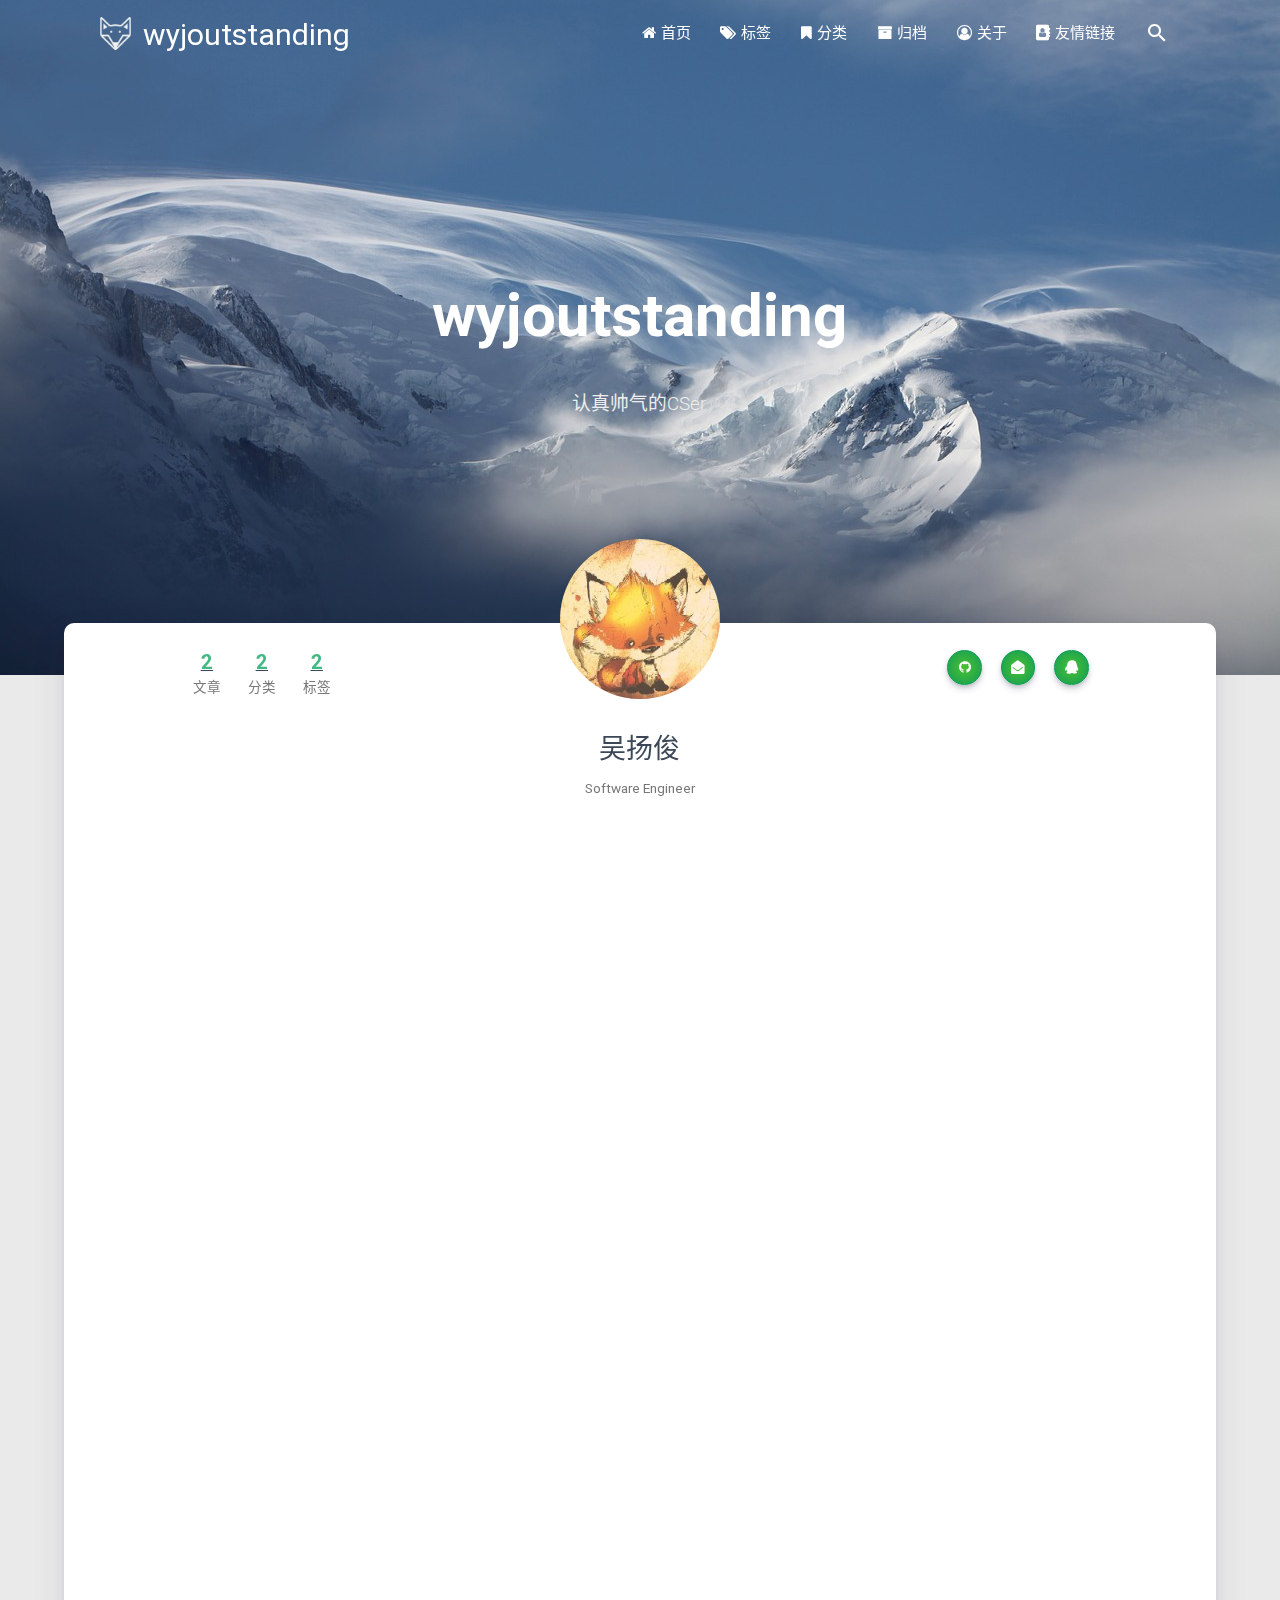
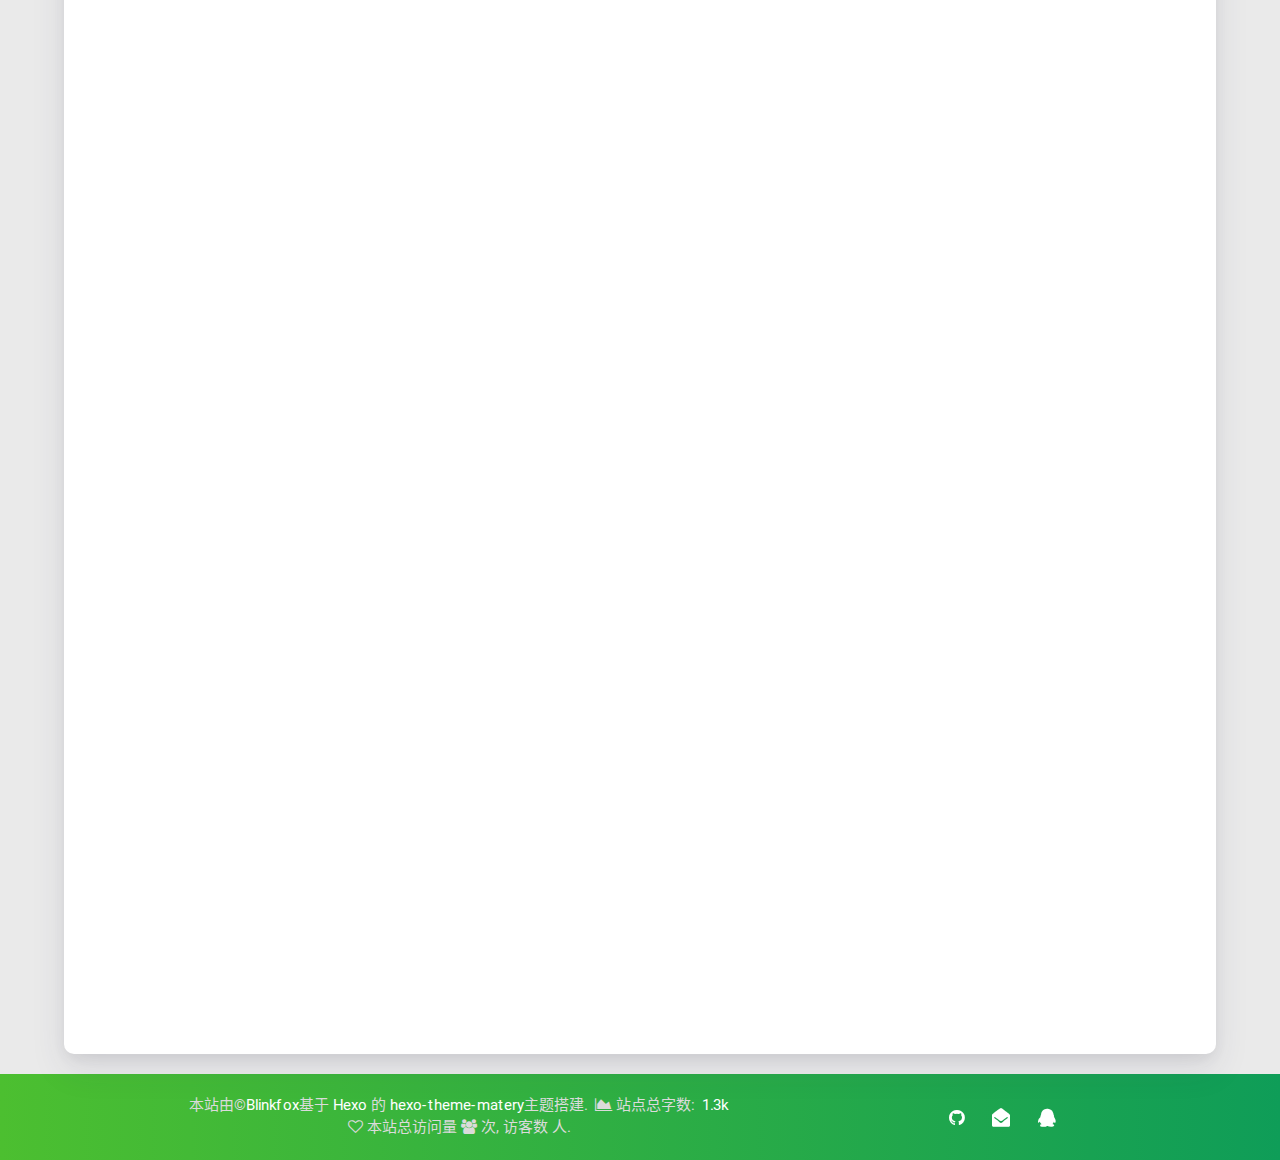
<file: about/index.html>
<!DOCTYPE HTML>
<html lang="zh-CN">


<head><meta name="generator" content="Hexo 3.8.0">
    <meta charset="utf-8">
    <meta name="keywords" content="关于, wyjoutstanding">
    <meta name="description" content="关于 | wyjoutstanding">
    <meta http-equiv="X-UA-Compatible" content="IE=edge">
    <meta name="viewport" content="width=device-width, initial-scale=1.0">
    <meta name="renderer" content="webkit|ie-stand|ie-comp">
    <meta name="mobile-web-app-capable" content="yes">
    <meta name="format-detection" content="telephone=no">
    <meta name="apple-mobile-web-app-capable" content="yes">
    <meta name="apple-mobile-web-app-status-bar-style" content="black-translucent">
    <title>关于 | wyjoutstanding</title>
    <link rel="icon" type="image/png" href="/favicon.png">

    <link rel="stylesheet" type="text/css" href="/libs/awesome/css/font-awesome.min.css">
    <link rel="stylesheet" type="text/css" href="/libs/materialize/css/materialize.min.css">
    <link rel="stylesheet" type="text/css" href="/libs/aos/aos.css">
    <link rel="stylesheet" type="text/css" href="/libs/animate/animate.min.css">
    <link rel="stylesheet" type="text/css" href="/libs/lightGallery/css/lightgallery.min.css">
    <link rel="stylesheet" type="text/css" href="/css/matery.css">
    <link rel="stylesheet" type="text/css" href="/css/my.css">
    <style type="text/css">
        
    </style>

    <script src="/libs/jquery/jquery-2.2.0.min.js"></script>
<link rel="stylesheet" href="/css/prism-tomorrow.css" type="text/css">
<link rel="stylesheet" href="/css/prism-line-numbers.css" type="text/css"></head>


<body>

<header class="navbar-fixed">
    <nav id="headNav" class="bg-color nav-transparent">
        <div id="navContainer" class="container">
            <div class="nav-wrapper">
                <div class="brand-logo">
                    <a href="/" class="waves-effect waves-light">
                        
                        <img src="/medias/logo.png" class="logo-img hide-on-small-only">
                        
                        <span class="logo-span">wyjoutstanding</span>
                    </a>
                </div>
                

<a href="#" data-activates="mobile-nav" class="button-collapse"><i class="fa fa-navicon"></i></a>
<ul class="right">
    
    <li class="hide-on-med-and-down">
        <a href="/" class="waves-effect waves-light">
            
            <i class="fa fa-home"></i>
            
            <span>首页</span>
        </a>
    </li>
    
    <li class="hide-on-med-and-down">
        <a href="/tags" class="waves-effect waves-light">
            
            <i class="fa fa-tags"></i>
            
            <span>标签</span>
        </a>
    </li>
    
    <li class="hide-on-med-and-down">
        <a href="/categories" class="waves-effect waves-light">
            
            <i class="fa fa-bookmark"></i>
            
            <span>分类</span>
        </a>
    </li>
    
    <li class="hide-on-med-and-down">
        <a href="/archives" class="waves-effect waves-light">
            
            <i class="fa fa-archive"></i>
            
            <span>归档</span>
        </a>
    </li>
    
    <li class="hide-on-med-and-down">
        <a href="/about" class="waves-effect waves-light">
            
            <i class="fa fa-user-circle-o"></i>
            
            <span>关于</span>
        </a>
    </li>
    
    <li class="hide-on-med-and-down">
        <a href="/friends" class="waves-effect waves-light">
            
            <i class="fa fa-address-book"></i>
            
            <span>友情链接</span>
        </a>
    </li>
    
    <li>
        <a id="toggleSearch" class="waves-effect waves-light">
            <i id="searchIcon" class="mdi-action-search" title="搜索"></i>
        </a>
    </li>

</ul>

<div class="side-nav" id="mobile-nav">

    <div class="mobile-head bg-color">
        
        <img src="/medias/logo.png" class="logo-img circle responsive-img">
        
        <div class="logo-name">wyjoutstanding</div>
        <div class="logo-desc">
            
            认真帅气的CSer
            
        </div>
    </div>

    

    <ul class="menu-list mobile-menu-list">
        
        <li>
            <a href="/" class="waves-effect waves-light">
                
                <i class="fa fa-fw fa-home"></i>
                
                首页
            </a>
        </li>
        
        <li>
            <a href="/tags" class="waves-effect waves-light">
                
                <i class="fa fa-fw fa-tags"></i>
                
                标签
            </a>
        </li>
        
        <li>
            <a href="/categories" class="waves-effect waves-light">
                
                <i class="fa fa-fw fa-bookmark"></i>
                
                分类
            </a>
        </li>
        
        <li>
            <a href="/archives" class="waves-effect waves-light">
                
                <i class="fa fa-fw fa-archive"></i>
                
                归档
            </a>
        </li>
        
        <li>
            <a href="/about" class="waves-effect waves-light">
                
                <i class="fa fa-fw fa-user-circle-o"></i>
                
                关于
            </a>
        </li>
        
        <li>
            <a href="/friends" class="waves-effect waves-light">
                
                <i class="fa fa-fw fa-address-book"></i>
                
                友情链接
            </a>
        </li>
        
        
        <li><div class="divider"></div></li>
        <li>
            <a href="https://github.com/blinkfox/hexo-theme-matery" class="waves-effect waves-light" target="_blank">
                <i class="fa fa-github-square fa-fw"></i>Fork Me
            </a>
        </li>
        
    </ul>

    <div class="social-link">
    <a href="https://github.com/wyjoutstanding/" class="tooltipped" target="_blank" data-tooltip="访问我的GitHub" data-position="top" data-delay="50">
        <i class="fa fa-github"></i>
    </a>



    <a href="mailto:1140132928@qq.com" class="tooltipped" target="_blank" data-tooltip="邮件联系我" data-position="top" data-delay="50">
        <i class="fa fa-envelope-open"></i>
    </a>



    <a href="tencent://AddContact/?fromId=50&fromSubId=1&subcmd=all&uin=1140132928" class="tooltipped" data-tooltip="QQ联系我: 1140132928" data-position="top" data-delay="50">
        <i class="fa fa-qq"></i>
    </a>


</div>
</div>

            </div>
        </div>

        
        <style>
    .nav-transparent .github-corner {
        display: none !important;
    }

    .github-corner {
        position: absolute;
        z-index: 10;
        top: 0;
        right: 0;
        border: 0;
        transform: scale(1.1);
    }

    .github-corner svg {
        color: #0f9d58;
        fill: #fff;
        height: 64px;
        width: 64px;
    }

    .github-corner:hover .octo-arm {
        animation: a 0.56s ease-in-out;
    }

    .github-corner .octo-arm {
        animation: none;
    }

    @keyframes a {
        0%,
        to {
            transform: rotate(0);
        }
        20%,
        60% {
            transform: rotate(-25deg);
        }
        40%,
        80% {
            transform: rotate(10deg);
        }
    }
</style>

<a href="https://github.com/blinkfox/hexo-theme-matery" class="github-corner tooltipped hide-on-med-and-down" target="_blank" data-tooltip="Fork Me" data-position="left" data-delay="50">
    <svg viewbox="0 0 250 250" aria-hidden="true">
        <path d="M0,0 L115,115 L130,115 L142,142 L250,250 L250,0 Z"/>
        <path d="M128.3,109.0 C113.8,99.7 119.0,89.6 119.0,89.6 C122.0,82.7 120.5,78.6 120.5,78.6 C119.2,72.0 123.4,76.3 123.4,76.3 C127.3,80.9 125.5,87.3 125.5,87.3 C122.9,97.6 130.6,101.9 134.4,103.2" fill="currentColor" style="transform-origin: 130px 106px;" class="octo-arm"/>
        <path d="M115.0,115.0 C114.9,115.1 118.7,116.5 119.8,115.4 L133.7,101.6 C136.9,99.2 139.9,98.4 142.2,98.6 C133.8,88.0 127.5,74.4 143.8,58.0 C148.5,53.4 154.0,51.2 159.7,51.0 C160.3,49.4 163.2,43.6 171.4,40.1 C171.4,40.1 176.1,42.5 178.8,56.2 C183.1,58.6 187.2,61.8 190.9,65.4 C194.5,69.0 197.7,73.2 200.1,77.6 C213.8,80.2 216.3,84.9 216.3,84.9 C212.7,93.1 206.9,96.0 205.4,96.6 C205.1,102.4 203.0,107.8 198.3,112.5 C181.9,128.9 168.3,122.5 157.7,114.1 C157.9,116.9 156.7,120.9 152.7,124.9 L141.0,136.5 C139.8,137.7 141.6,141.9 141.8,141.8 Z" fill="currentColor" class="octo-body"/>
    </svg>
</a>
        
    </nav>
</header>

<style type="text/css">
    /* don't remove. */
    .about-cover {
        height: 75vh;
    }
</style>

<div class="bg-cover  about-cover" style="background-image: url('/medias/cover.jpg')">
    <div class="container">
        <div class="row">
            <div class="col s10 offset-s1 m8 offset-m2 l8 offset-l2">
                <div class="brand">
                    <div class="title center-align">
                    
                        wyjoutstanding
                    
                    </div>

                    <div class="description center-align">
                    
                        认真帅气的CSer
                    
                    </div>
                </div>
            </div>
        </div>
        
    </div>
</div>

<script>
// Dynamically switch banner pictures every day.
$('.bg-cover').css('background-image', 'url(/medias/banner/' + new Date().getDay() + '.jpg)');
</script>

<main class="content">

    <div id="aboutme" class="container about-container">
        <div class="card">
            <div class="card-content">
                <div class="row">
                    <div class="post-statis col l4 hide-on-med-and-down" data-aos="zoom-in-right">
                        
<div class="statis">
    <span class="count"><a href="/" target="_blank">2</a></span>
    <span class="name">文章</span>
</div>



<div class="statis">
    <span class="count"><a href="/categories" target="_blank">2</a></span>
    <span class="name">分类</span>
</div>



<div class="statis">
    <span class="count"><a href="/tags" target="_blank">2</a></span>
    <span class="name">标签</span>
</div>

                    </div>
                    <div class="col s12 m12 l4">
                        <div class="profile center-align">
                            <div class="avatar">
                                <img src="/medias/avatar.jpg" alt="吴扬俊" class="circle responsive-img avatar-img">
                            </div>
                            <div class="author">
                                <div class="post-statis hide-on-large-only" data-aos="zoom-in-right">
                                    
<div class="statis">
    <span class="count"><a href="/" target="_blank">2</a></span>
    <span class="name">文章</span>
</div>



<div class="statis">
    <span class="count"><a href="/categories" target="_blank">2</a></span>
    <span class="name">分类</span>
</div>



<div class="statis">
    <span class="count"><a href="/tags" target="_blank">2</a></span>
    <span class="name">标签</span>
</div>

                                </div>
                                <div class="title">吴扬俊</div>
                                <div class="career">Software Engineer</div>
                                <div class="social-link hide-on-large-only" data-aos="zoom-in-left">
                                    
    <a href="https://github.com/wyjoutstanding/" class="tooltipped" target="_blank" data-tooltip="访问我的GitHub" data-position="top" data-delay="50">
        <i class="fa fa-github"></i>
    </a>



    <a href="mailto:1140132928@qq.com" class="tooltipped" target="_blank" data-tooltip="邮件联系我" data-position="top" data-delay="50">
        <i class="fa fa-envelope-open"></i>
    </a>



    <a href="tencent://AddContact/?fromId=50&fromSubId=1&subcmd=all&uin=1140132928" class="tooltipped" data-tooltip="QQ联系我: 1140132928" data-position="top" data-delay="50">
        <i class="fa fa-qq"></i>
    </a>



                                </div>
                            </div>
                        </div>
                    </div>
                    <div class="col l4 hide-on-med-and-down" data-aos="zoom-in-left">
                        <div class="social-link">
                            
    <a href="https://github.com/wyjoutstanding/" class="tooltipped" target="_blank" data-tooltip="访问我的GitHub" data-position="top" data-delay="50">
        <i class="fa fa-github"></i>
    </a>



    <a href="mailto:1140132928@qq.com" class="tooltipped" target="_blank" data-tooltip="邮件联系我" data-position="top" data-delay="50">
        <i class="fa fa-envelope-open"></i>
    </a>



    <a href="tencent://AddContact/?fromId=50&fromSubId=1&subcmd=all&uin=1140132928" class="tooltipped" data-tooltip="QQ联系我: 1140132928" data-position="top" data-delay="50">
        <i class="fa fa-qq"></i>
    </a>



                        </div>
                    </div>
                </div>

                <div class="introduction center-align" data-aos="fade-up">If you wish to succeed, you should use persistence as your good friend, experience as your reference, prudence as your brother and hope as your sentry.</div>

                <style type="text/css">
    #posts-chart,
    #categories-chart,
    #tags-chart {
        width: 100%;
        height: 300px;
        margin: 0.5rem auto;
        padding: 0.5rem;
    }
</style>

<div id="postCharts" class="post-charts">
    <div class="title center-align" data-aos="zoom-in-up">
        <i class="fa fa-bar-chart"></i>&nbsp;&nbsp;文章统计图
    </div>
    <div class="row">
        <div class="chart col s12 m6 l4" data-aos="zoom-in-up">
            <div id="posts-chart"></div>
        </div>

        <div class="chart col s12 m6 l4" data-aos="zoom-in-up">
            <div id="categories-chart"></div>
        </div>

        <div class="chart col s12 m6 l4" data-aos="zoom-in-up">
            <div id="tags-chart"></div>
        </div>
    </div>
</div>

<script type="text/javascript" src="/libs/echarts/echarts.min.js"></script>
<script>
    let postsChart = echarts.init(document.getElementById('posts-chart'));
    let categoriesChart = echarts.init(document.getElementById('categories-chart'));
    let tagsChart = echarts.init(document.getElementById('tags-chart'));

    

    let postsOption = {
        title: {
            text: '文章发布统计图',
            top: -5,
            x: 'center'
        },
        tooltip: {
            trigger: 'axis'
        },
        xAxis: {
            type: 'category',
            data: ["2018-12","2019-01","2019-02","2019-03","2019-04","2019-05","2019-06","2019-07","2019-08","2019-09","2019-10","2019-11","2019-12"]
        },
        yAxis: {
            type: 'value',
        },
        series: [
            {
                name: '文章篇数',
                type: 'line',
                color: ['#6772e5'],
                data: [0,0,0,1,0,0,0,0,0,0,0,0,1],
                markPoint: {
                    symbolSize: 45,
                    color: ['#fa755a','#3ecf8e','#82d3f4'],
                    data: [{
                        type: 'max',
                        itemStyle: {color: ['#3ecf8e']},
                        name: '最大值'
                    }, {
                        type: 'min',
                        itemStyle: {color: ['#fa755a']},
                        name: '最小值'
                    }]
                },
                markLine: {
                    itemStyle: {color: ['#ab47bc']},
                    data: [
                        {type: 'average', name: '平均值'}
                    ]
                }
            }
        ]
    };

    

    let categoriesOption = {
        title: {
            text: '文章分类统计图',
            top: -4,
            x: 'center'
        },
        tooltip: {
            trigger: 'item',
            formatter: "{a} <br/>{b} : {c} ({d}%)"
        },
        series: [
            {
                name: '分类',
                type: 'pie',
                radius: '50%',
                color: ['#6772e5', '#ff9e0f', '#fa755a', '#3ecf8e', '#82d3f4', '#ab47bc', '#525f7f', '#f51c47', '#26A69A'],
                data: [{"name":"前端","value":1},{"name":"web页面","value":1}],
                itemStyle: {
                    emphasis: {
                        shadowBlur: 10,
                        shadowOffsetX: 0,
                        shadowColor: 'rgba(0, 0, 0, 0.5)'
                    }
                }
            }
        ]
    };

    

    let tagsOption = {
        title: {
            text: 'TOP10 标签统计图',
            top: -5,
            x: 'center'
        },
        tooltip: {},
        xAxis: [
            {
                type: 'category',
                data: ["web应用","博客搭建"]
            }
        ],
        yAxis: [
            {
                type: 'value'
            }
        ],
        series: [
            {
                type: 'bar',
                color: ['#82d3f4'],
                barWidth : 18,
                data: [1,1],
                markPoint: {
                    symbolSize: 45,
                    data: [{
                        type: 'max',
                        itemStyle: {color: ['#3ecf8e']},
                        name: '最大值'
                    }, {
                        type: 'min',
                        itemStyle: {color: ['#fa755a']},
                        name: '最小值'
                    }],
                },
                markLine: {
                    itemStyle: {color: ['#ab47bc']},
                    data: [
                        {type: 'average', name: '平均值'}
                    ]
                }
            }
        ]
    };

    // render the charts
    postsChart.setOption(postsOption);
    categoriesChart.setOption(categoriesOption);
    tagsChart.setOption(tagsOption);
</script>

                
                
<div class="my-projects">
    <div class="title center-align" data-aos="zoom-in-up">
        <i class="fa fa-gift"></i>&nbsp;&nbsp;我的项目
    </div>
    <div class="row">
        
        
        <div class="col s12 m6 l4" data-aos="fade-up">
            <div class="info center-align">
                <a href="http://github.com/blinkfox/hexo-theme-matery" class="icon" style="background: linear-gradient(to bottom right, #66BB6A 0%, #81C784 100%)" target="_blank">
                    <i class="fa fa-meetup"></i>
                </a>
                <div class="info-title">
                    <a href="http://github.com/blinkfox/hexo-theme-matery" target="_blank">hexo-theme-matery</a>
                </div>
                <div class="info-desc">This is a Hexo blog theme with 'Material Design' and responsive design.</div>
            </div>
        </div>
        
        <div class="col s12 m6 l4" data-aos="fade-up">
            <div class="info center-align">
                <a href="https://github.com/blinkfox/zealot" class="icon" style="background: linear-gradient(to bottom right, #F06292 0%, #EF5350 100%)" target="_blank">
                    <i class="fa fa-database"></i>
                </a>
                <div class="info-title">
                    <a href="https://github.com/blinkfox/zealot" target="_blank">zealt</a>
                </div>
                <div class="info-desc">一个轻量级的SQL和参数动态生成工具库</div>
            </div>
        </div>
        
        <div class="col s12 m6 l4" data-aos="fade-up">
            <div class="info center-align">
                <a href="https://github.com/blinkfox/typora-vue-theme" class="icon" style="background: linear-gradient(to bottom right, #29B6F6 0%, #1E88E5 100%)" target="_blank">
                    <i class="fa fa-file-text-o"></i>
                </a>
                <div class="info-title">
                    <a href="https://github.com/blinkfox/typora-vue-theme" target="_blank">typora-vue-theme</a>
                </div>
                <div class="info-desc">This is a typora theme inspired by Vue document style.</div>
            </div>
        </div>
        
        
    </div>
</div>
                

                
                
<div class="my-skills">
    <div class="title center-align" data-aos="zoom-in-up">
        <i class="fa fa-wrench"></i>&nbsp;&nbsp;我的技能
    </div>
    <div class="row">
        
        
        
        <div class="col s12 m6 l6" data-aos="fade-up">
            <div class="skillbar">
                <div class="skillbar-title" style="background: linear-gradient(to right, #FF0066 0%, #FF00CC 100%); width: 85%">
                    <span>Java</span>
                </div>
                <div class="skill-bar-percent">85%</div>
            </div>
        </div>
        
        
        <div class="col s12 m6 l6" data-aos="fade-up">
            <div class="skillbar">
                <div class="skillbar-title" style="background: linear-gradient(to right, #9900FF 0%, #CC66FF 100%); width: 80%">
                    <span>JavaScript</span>
                </div>
                <div class="skill-bar-percent">80%</div>
            </div>
        </div>
        
        
        <div class="col s12 m6 l6" data-aos="fade-up">
            <div class="skillbar">
                <div class="skillbar-title" style="background: linear-gradient(to right, #2196F3 0%, #42A5F5 100%); width: 80%">
                    <span>HTML5</span>
                </div>
                <div class="skill-bar-percent">80%</div>
            </div>
        </div>
        
        
        <div class="col s12 m6 l6" data-aos="fade-up">
            <div class="skillbar">
                <div class="skillbar-title" style="background: linear-gradient(to right, #00BCD4 0%, #80DEEA 100%); width: 70%">
                    <span>CSS</span>
                </div>
                <div class="skill-bar-percent">70%</div>
            </div>
        </div>
        
        
        <div class="col s12 m6 l6" data-aos="fade-up">
            <div class="skillbar">
                <div class="skillbar-title" style="background: linear-gradient(to right, #4CAF50 0%, #81C784 100%); width: 90%">
                    <span>SQL</span>
                </div>
                <div class="skill-bar-percent">90%</div>
            </div>
        </div>
        
        
        <div class="col s12 m6 l6" data-aos="fade-up">
            <div class="skillbar">
                <div class="skillbar-title" style="background: linear-gradient(to right, #FFEB3B 0%, #FFF176 100%); width: 75%">
                    <span>程序设计</span>
                </div>
                <div class="skill-bar-percent">75%</div>
            </div>
        </div>
        
        
    </div>

    

    
    <div class="other-skills chip-container" data-aos="zoom-in-up">
        <div class="sub-title center-align"><i class="fa fa-book"></i>&nbsp;&nbsp;其他技能</div>
        <div class="tag-chips center-align">
            
            
            <a href="/tags/web应用/" target="_blank">
                <span class="chip center-align waves-effect waves-light chip-default">web应用</span>
            </a>
            
            
            
            <a href="/tags/博客搭建/" target="_blank">
                <span class="chip center-align waves-effect waves-light chip-default">博客搭建</span>
            </a>
            
            
        </div>
    </div>
    

</div>
                

                
                
<div id="myGallery" class="my-gallery">
    <div class="title center-align" data-aos="zoom-in-up">
        <i class="fa fa-photo"></i>&nbsp;&nbsp;相册
    </div>
    <div class="row">
        
        
        <div class="photo col s12 m6 l4" data-aos="fade-up">
            <div class="img-item" data-src="/medias/featureimages/0.jpg">
                <img src="/medias/featureimages/0.jpg" class="responsive-img">
            </div>
        </div>
        
        <div class="photo col s12 m6 l4" data-aos="fade-up">
            <div class="img-item" data-src="/medias/featureimages/1.jpg">
                <img src="/medias/featureimages/1.jpg" class="responsive-img">
            </div>
        </div>
        
        <div class="photo col s12 m6 l4" data-aos="fade-up">
            <div class="img-item" data-src="/medias/featureimages/2.jpg">
                <img src="/medias/featureimages/2.jpg" class="responsive-img">
            </div>
        </div>
        
        
    </div>
</div>

<script>
    $(function () {
        let animateClass = 'animated pulse';
        $('#myGallery .photo').hover(function () {
            $(this).addClass(animateClass);
        }, function () {
            $(this).removeClass(animateClass);
        });
    });
</script>
                

            </div>
        </div>
    </div>
</main>
<footer class="page-footer bg-color">
    <div class="container row center-align">
        <div class="col s12 m8 l8 copy-right">
            本站由&copy;<a href="https://blinkfox.github.io/" target="_blank">Blinkfox</a>基于
            <a href="https://hexo.io/" target="_blank">Hexo</a> 的
            <a href="https://github.com/blinkfox/hexo-theme-matery" target="_blank">hexo-theme-matery</a>主题搭建.

            
                &nbsp;<i class="fa fa-area-chart"></i>&nbsp;站点总字数:&nbsp;
                <span class="white-color">1.3k</span>
            

            
			
                <br>
                
                <span id="busuanzi_container_site_pv">
                    <i class="fa fa-heart-o"></i>
                    本站总访问量 <span id="busuanzi_value_site_pv" class="white-color"></span>
                </span>
                
                
                <span id="busuanzi_container_site_uv">
                    <i class="fa fa-users"></i>
                    次,&nbsp;访客数 <span id="busuanzi_value_site_uv" class="white-color"></span> 人.
                </span>
                
            
        </div>
        <div class="col s12 m4 l4 social-link social-statis">
    <a href="https://github.com/wyjoutstanding/" class="tooltipped" target="_blank" data-tooltip="访问我的GitHub" data-position="top" data-delay="50">
        <i class="fa fa-github"></i>
    </a>



    <a href="mailto:1140132928@qq.com" class="tooltipped" target="_blank" data-tooltip="邮件联系我" data-position="top" data-delay="50">
        <i class="fa fa-envelope-open"></i>
    </a>



    <a href="tencent://AddContact/?fromId=50&fromSubId=1&subcmd=all&uin=1140132928" class="tooltipped" data-tooltip="QQ联系我: 1140132928" data-position="top" data-delay="50">
        <i class="fa fa-qq"></i>
    </a>


</div>
    </div>
</footer>

<div class="progress-bar"></div>


<!-- 搜索遮罩框 -->
<div id="searchModal" class="modal">
    <div class="modal-content">
        <div class="search-header">
            <span class="title"><i class="fa fa-search"></i>&nbsp;&nbsp;搜索</span>
            <input type="search" id="searchInput" name="s" placeholder="请输入搜索的关键字" class="search-input" autofocus>
        </div>
        <div id="searchResult"></div>
    </div>
</div>

<script src="/js/search.js"></script>
<script type="text/javascript">
    searchFunc("/" + "search.xml", 'searchInput', 'searchResult');
</script>
<!-- 回到顶部按钮 -->
<div id="backTop" class="top-scroll">
    <a class="btn-floating btn-large waves-effect waves-light" href="#!">
        <i class="fa fa-angle-up"></i>
    </a>
</div>


<script src="/libs/materialize/js/materialize.min.js"></script>
<script src="/libs/masonry/masonry.pkgd.min.js"></script>
<script src="/libs/aos/aos.js"></script>
<script src="/libs/scrollprogress/scrollProgress.min.js"></script>
<script src="/libs/lightGallery/js/lightgallery-all.min.js"></script>
<script src="/js/matery.js"></script>

<!-- Global site tag (gtag.js) - Google Analytics -->



    <script src="/libs/others/clicklove.js"></script>


    <script async src="/libs/others/busuanzi.pure.mini.js"></script>


</body>
</html>
</file>
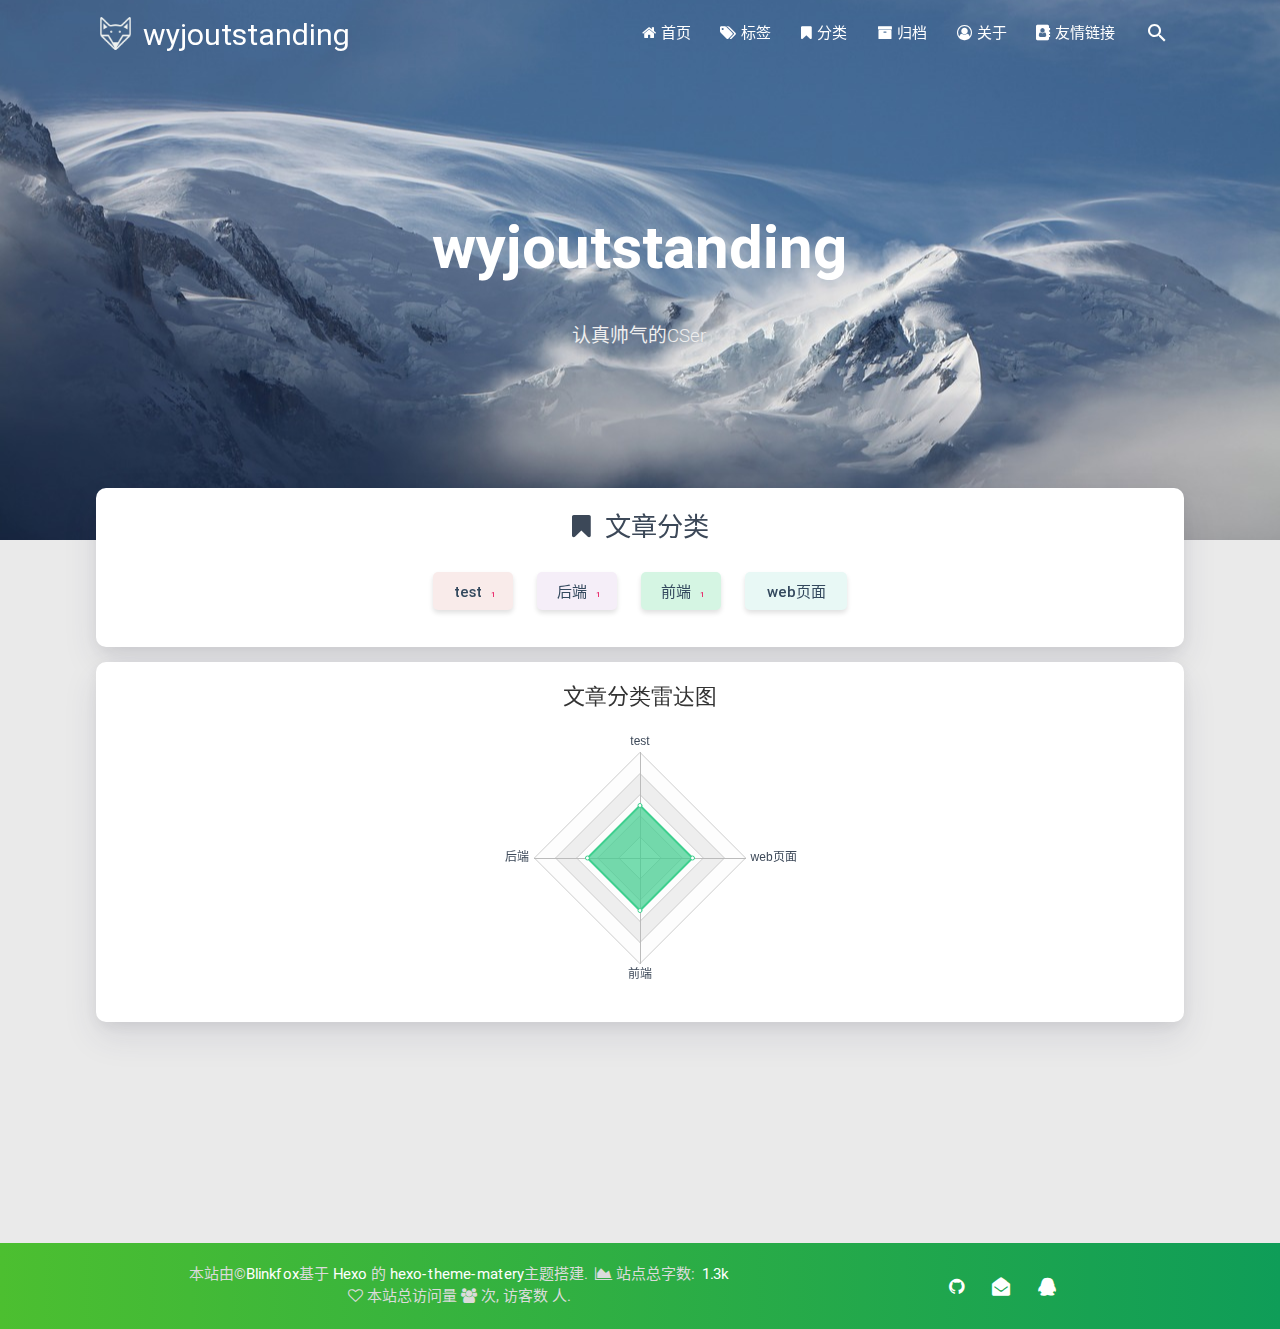
<file: categories/index.html>
<!DOCTYPE HTML>
<html lang="zh-CN">


<head><meta name="generator" content="Hexo 3.8.0">
    <meta charset="utf-8">
    <meta name="keywords" content="分类, wyjoutstanding">
    <meta name="description" content="分类 | wyjoutstanding">
    <meta http-equiv="X-UA-Compatible" content="IE=edge">
    <meta name="viewport" content="width=device-width, initial-scale=1.0">
    <meta name="renderer" content="webkit|ie-stand|ie-comp">
    <meta name="mobile-web-app-capable" content="yes">
    <meta name="format-detection" content="telephone=no">
    <meta name="apple-mobile-web-app-capable" content="yes">
    <meta name="apple-mobile-web-app-status-bar-style" content="black-translucent">
    <title>分类 | wyjoutstanding</title>
    <link rel="icon" type="image/png" href="/favicon.png">

    <link rel="stylesheet" type="text/css" href="/libs/awesome/css/font-awesome.min.css">
    <link rel="stylesheet" type="text/css" href="/libs/materialize/css/materialize.min.css">
    <link rel="stylesheet" type="text/css" href="/libs/aos/aos.css">
    <link rel="stylesheet" type="text/css" href="/libs/animate/animate.min.css">
    <link rel="stylesheet" type="text/css" href="/libs/lightGallery/css/lightgallery.min.css">
    <link rel="stylesheet" type="text/css" href="/css/matery.css">
    <link rel="stylesheet" type="text/css" href="/css/my.css">
    <style type="text/css">
        
    </style>

    <script src="/libs/jquery/jquery-2.2.0.min.js"></script>
<link rel="stylesheet" href="/css/prism-tomorrow.css" type="text/css">
<link rel="stylesheet" href="/css/prism-line-numbers.css" type="text/css"></head>


<body>

<header class="navbar-fixed">
    <nav id="headNav" class="bg-color nav-transparent">
        <div id="navContainer" class="container">
            <div class="nav-wrapper">
                <div class="brand-logo">
                    <a href="/" class="waves-effect waves-light">
                        
                        <img src="/medias/logo.png" class="logo-img hide-on-small-only">
                        
                        <span class="logo-span">wyjoutstanding</span>
                    </a>
                </div>
                

<a href="#" data-activates="mobile-nav" class="button-collapse"><i class="fa fa-navicon"></i></a>
<ul class="right">
    
    <li class="hide-on-med-and-down">
        <a href="/" class="waves-effect waves-light">
            
            <i class="fa fa-home"></i>
            
            <span>首页</span>
        </a>
    </li>
    
    <li class="hide-on-med-and-down">
        <a href="/tags" class="waves-effect waves-light">
            
            <i class="fa fa-tags"></i>
            
            <span>标签</span>
        </a>
    </li>
    
    <li class="hide-on-med-and-down">
        <a href="/categories" class="waves-effect waves-light">
            
            <i class="fa fa-bookmark"></i>
            
            <span>分类</span>
        </a>
    </li>
    
    <li class="hide-on-med-and-down">
        <a href="/archives" class="waves-effect waves-light">
            
            <i class="fa fa-archive"></i>
            
            <span>归档</span>
        </a>
    </li>
    
    <li class="hide-on-med-and-down">
        <a href="/about" class="waves-effect waves-light">
            
            <i class="fa fa-user-circle-o"></i>
            
            <span>关于</span>
        </a>
    </li>
    
    <li class="hide-on-med-and-down">
        <a href="/friends" class="waves-effect waves-light">
            
            <i class="fa fa-address-book"></i>
            
            <span>友情链接</span>
        </a>
    </li>
    
    <li>
        <a id="toggleSearch" class="waves-effect waves-light">
            <i id="searchIcon" class="mdi-action-search" title="搜索"></i>
        </a>
    </li>

</ul>

<div class="side-nav" id="mobile-nav">

    <div class="mobile-head bg-color">
        
        <img src="/medias/logo.png" class="logo-img circle responsive-img">
        
        <div class="logo-name">wyjoutstanding</div>
        <div class="logo-desc">
            
            认真帅气的CSer
            
        </div>
    </div>

    

    <ul class="menu-list mobile-menu-list">
        
        <li>
            <a href="/" class="waves-effect waves-light">
                
                <i class="fa fa-fw fa-home"></i>
                
                首页
            </a>
        </li>
        
        <li>
            <a href="/tags" class="waves-effect waves-light">
                
                <i class="fa fa-fw fa-tags"></i>
                
                标签
            </a>
        </li>
        
        <li>
            <a href="/categories" class="waves-effect waves-light">
                
                <i class="fa fa-fw fa-bookmark"></i>
                
                分类
            </a>
        </li>
        
        <li>
            <a href="/archives" class="waves-effect waves-light">
                
                <i class="fa fa-fw fa-archive"></i>
                
                归档
            </a>
        </li>
        
        <li>
            <a href="/about" class="waves-effect waves-light">
                
                <i class="fa fa-fw fa-user-circle-o"></i>
                
                关于
            </a>
        </li>
        
        <li>
            <a href="/friends" class="waves-effect waves-light">
                
                <i class="fa fa-fw fa-address-book"></i>
                
                友情链接
            </a>
        </li>
        
        
        <li><div class="divider"></div></li>
        <li>
            <a href="https://github.com/blinkfox/hexo-theme-matery" class="waves-effect waves-light" target="_blank">
                <i class="fa fa-github-square fa-fw"></i>Fork Me
            </a>
        </li>
        
    </ul>

    <div class="social-link">
    <a href="https://github.com/wyjoutstanding/" class="tooltipped" target="_blank" data-tooltip="访问我的GitHub" data-position="top" data-delay="50">
        <i class="fa fa-github"></i>
    </a>



    <a href="mailto:1140132928@qq.com" class="tooltipped" target="_blank" data-tooltip="邮件联系我" data-position="top" data-delay="50">
        <i class="fa fa-envelope-open"></i>
    </a>



    <a href="tencent://AddContact/?fromId=50&fromSubId=1&subcmd=all&uin=1140132928" class="tooltipped" data-tooltip="QQ联系我: 1140132928" data-position="top" data-delay="50">
        <i class="fa fa-qq"></i>
    </a>


</div>
</div>

            </div>
        </div>

        
        <style>
    .nav-transparent .github-corner {
        display: none !important;
    }

    .github-corner {
        position: absolute;
        z-index: 10;
        top: 0;
        right: 0;
        border: 0;
        transform: scale(1.1);
    }

    .github-corner svg {
        color: #0f9d58;
        fill: #fff;
        height: 64px;
        width: 64px;
    }

    .github-corner:hover .octo-arm {
        animation: a 0.56s ease-in-out;
    }

    .github-corner .octo-arm {
        animation: none;
    }

    @keyframes a {
        0%,
        to {
            transform: rotate(0);
        }
        20%,
        60% {
            transform: rotate(-25deg);
        }
        40%,
        80% {
            transform: rotate(10deg);
        }
    }
</style>

<a href="https://github.com/blinkfox/hexo-theme-matery" class="github-corner tooltipped hide-on-med-and-down" target="_blank" data-tooltip="Fork Me" data-position="left" data-delay="50">
    <svg viewbox="0 0 250 250" aria-hidden="true">
        <path d="M0,0 L115,115 L130,115 L142,142 L250,250 L250,0 Z"/>
        <path d="M128.3,109.0 C113.8,99.7 119.0,89.6 119.0,89.6 C122.0,82.7 120.5,78.6 120.5,78.6 C119.2,72.0 123.4,76.3 123.4,76.3 C127.3,80.9 125.5,87.3 125.5,87.3 C122.9,97.6 130.6,101.9 134.4,103.2" fill="currentColor" style="transform-origin: 130px 106px;" class="octo-arm"/>
        <path d="M115.0,115.0 C114.9,115.1 118.7,116.5 119.8,115.4 L133.7,101.6 C136.9,99.2 139.9,98.4 142.2,98.6 C133.8,88.0 127.5,74.4 143.8,58.0 C148.5,53.4 154.0,51.2 159.7,51.0 C160.3,49.4 163.2,43.6 171.4,40.1 C171.4,40.1 176.1,42.5 178.8,56.2 C183.1,58.6 187.2,61.8 190.9,65.4 C194.5,69.0 197.7,73.2 200.1,77.6 C213.8,80.2 216.3,84.9 216.3,84.9 C212.7,93.1 206.9,96.0 205.4,96.6 C205.1,102.4 203.0,107.8 198.3,112.5 C181.9,128.9 168.3,122.5 157.7,114.1 C157.9,116.9 156.7,120.9 152.7,124.9 L141.0,136.5 C139.8,137.7 141.6,141.9 141.8,141.8 Z" fill="currentColor" class="octo-body"/>
    </svg>
</a>
        
    </nav>
</header>

<div class="bg-cover  about-cover" style="background-image: url('/medias/cover.jpg')">
    <div class="container">
        <div class="row">
            <div class="col s10 offset-s1 m8 offset-m2 l8 offset-l2">
                <div class="brand">
                    <div class="title center-align">
                    
                        wyjoutstanding
                    
                    </div>

                    <div class="description center-align">
                    
                        认真帅气的CSer
                    
                    </div>
                </div>
            </div>
        </div>
        
    </div>
</div>

<script>
// Dynamically switch banner pictures every day.
$('.bg-cover').css('background-image', 'url(/medias/banner/' + new Date().getDay() + '.jpg)');
</script>

<main class="content">

    

<div id="category-cloud" class="container chip-container">
    <div class="card">
        <div class="card-content">
            <div class="tag-title center-align">
                <i class="fa fa-bookmark"></i>&nbsp;&nbsp;文章分类
            </div>
            <div class="tag-chips">
                
                
                
                <a href="/categories/test/" title="test: 1">
                    <span class="chip center-align waves-effect waves-light
                             chip-default " style="background-color: #F9EBEA;">test
                        <span class="tag-length">1</span>
                    </span>
                </a>
                
                
                <a href="/categories/后端/" title="后端: 1">
                    <span class="chip center-align waves-effect waves-light
                             chip-default " style="background-color: #F5EEF8;">后端
                        <span class="tag-length">1</span>
                    </span>
                </a>
                
                
                <a href="/categories/前端/" title="前端: 1">
                    <span class="chip center-align waves-effect waves-light
                             chip-default " style="background-color: #D5F5E3;">前端
                        <span class="tag-length">1</span>
                    </span>
                </a>
                
                
                <a href="/categories/前端/web页面/" title="web页面: 1">
                    <span class="chip center-align waves-effect waves-light
                             chip-default " style="background-color: #E8F8F5;">web页面
                        <span class="tag-length">1</span>
                    </span>
                </a>
                
                
            </div>
        </div>
    </div>
</div>

    
    <style type="text/css">
    #category-radar {
        width: 100%;
        height: 360px;
    }
</style>

<div class="container" data-aos="fade-up">
    <div class="card">
        <div id="category-radar" class="card-content"></div>
    </div>
</div>

<script type="text/javascript" src="/libs/echarts/echarts.min.js"></script>
<script type="text/javascript">
    let radarChart = echarts.init(document.getElementById('category-radar'));

    

    let option = {
        title: {
            left: 'center',
            text: '文章分类雷达图',
            textStyle: {
                fontWeight: 500,
                fontSize: 22
            }
        },
        tooltip: {},
        radar: {
            name: {
                textStyle: {
                    color: '#3C4858'
                }
            },
            indicator: [{"name":"test","max":2},{"name":"后端","max":2},{"name":"前端","max":2},{"name":"web页面","max":2}],
            nameGap: 5,
            center: ['50%','55%'],
            radius: '66%'
        },
        series: [{
            type: 'radar',
            color: ['#3ecf8e'],
            itemStyle: {normal: {areaStyle: {type: 'default'}}},
            data : [
                {
                    value : [1,1,1,1],
                    name : '文章分类数量'
                }
            ]
        }]
    };

    radarChart.setOption(option);
</script>
    

</main>

<footer class="page-footer bg-color">
    <div class="container row center-align">
        <div class="col s12 m8 l8 copy-right">
            本站由&copy;<a href="https://blinkfox.github.io/" target="_blank">Blinkfox</a>基于
            <a href="https://hexo.io/" target="_blank">Hexo</a> 的
            <a href="https://github.com/blinkfox/hexo-theme-matery" target="_blank">hexo-theme-matery</a>主题搭建.

            
                &nbsp;<i class="fa fa-area-chart"></i>&nbsp;站点总字数:&nbsp;
                <span class="white-color">1.3k</span>
            

            
			
                <br>
                
                <span id="busuanzi_container_site_pv">
                    <i class="fa fa-heart-o"></i>
                    本站总访问量 <span id="busuanzi_value_site_pv" class="white-color"></span>
                </span>
                
                
                <span id="busuanzi_container_site_uv">
                    <i class="fa fa-users"></i>
                    次,&nbsp;访客数 <span id="busuanzi_value_site_uv" class="white-color"></span> 人.
                </span>
                
            
        </div>
        <div class="col s12 m4 l4 social-link social-statis">
    <a href="https://github.com/wyjoutstanding/" class="tooltipped" target="_blank" data-tooltip="访问我的GitHub" data-position="top" data-delay="50">
        <i class="fa fa-github"></i>
    </a>



    <a href="mailto:1140132928@qq.com" class="tooltipped" target="_blank" data-tooltip="邮件联系我" data-position="top" data-delay="50">
        <i class="fa fa-envelope-open"></i>
    </a>



    <a href="tencent://AddContact/?fromId=50&fromSubId=1&subcmd=all&uin=1140132928" class="tooltipped" data-tooltip="QQ联系我: 1140132928" data-position="top" data-delay="50">
        <i class="fa fa-qq"></i>
    </a>


</div>
    </div>
</footer>

<div class="progress-bar"></div>


<!-- 搜索遮罩框 -->
<div id="searchModal" class="modal">
    <div class="modal-content">
        <div class="search-header">
            <span class="title"><i class="fa fa-search"></i>&nbsp;&nbsp;搜索</span>
            <input type="search" id="searchInput" name="s" placeholder="请输入搜索的关键字" class="search-input" autofocus>
        </div>
        <div id="searchResult"></div>
    </div>
</div>

<script src="/js/search.js"></script>
<script type="text/javascript">
    searchFunc("/" + "search.xml", 'searchInput', 'searchResult');
</script>
<!-- 回到顶部按钮 -->
<div id="backTop" class="top-scroll">
    <a class="btn-floating btn-large waves-effect waves-light" href="#!">
        <i class="fa fa-angle-up"></i>
    </a>
</div>


<script src="/libs/materialize/js/materialize.min.js"></script>
<script src="/libs/masonry/masonry.pkgd.min.js"></script>
<script src="/libs/aos/aos.js"></script>
<script src="/libs/scrollprogress/scrollProgress.min.js"></script>
<script src="/libs/lightGallery/js/lightgallery-all.min.js"></script>
<script src="/js/matery.js"></script>

<!-- Global site tag (gtag.js) - Google Analytics -->



    <script src="/libs/others/clicklove.js"></script>


    <script async src="/libs/others/busuanzi.pure.mini.js"></script>


</body>
</html>
</file>
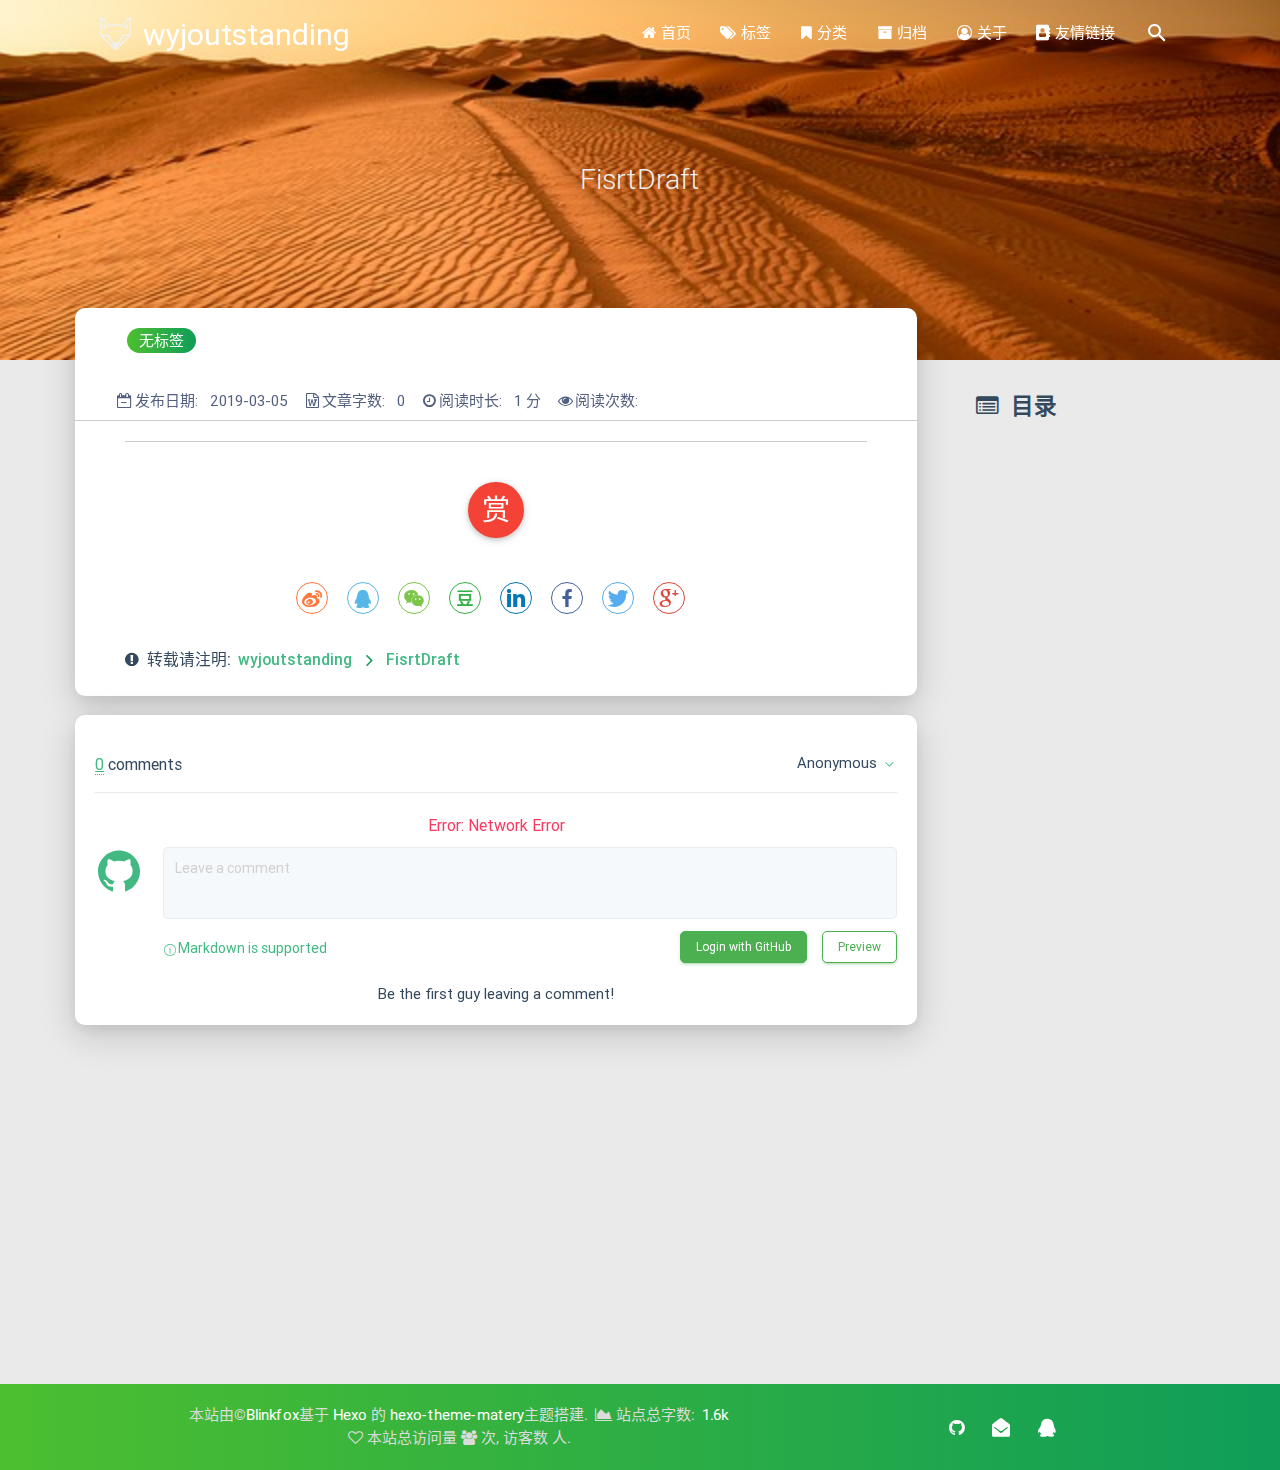
<file: FisrtDraft/index.html>
<!DOCTYPE HTML>
<html lang="zh-CN">


<head><meta name="generator" content="Hexo 3.8.0">
    <meta charset="utf-8">
    <meta name="keywords" content="FisrtDraft, wyjoutstanding">
    <meta name="description" content="FisrtDraft | wyjoutstanding">
    <meta http-equiv="X-UA-Compatible" content="IE=edge">
    <meta name="viewport" content="width=device-width, initial-scale=1.0">
    <meta name="renderer" content="webkit|ie-stand|ie-comp">
    <meta name="mobile-web-app-capable" content="yes">
    <meta name="format-detection" content="telephone=no">
    <meta name="apple-mobile-web-app-capable" content="yes">
    <meta name="apple-mobile-web-app-status-bar-style" content="black-translucent">
    <title>FisrtDraft | wyjoutstanding</title>
    <link rel="icon" type="image/png" href="/favicon.png">

    <link rel="stylesheet" type="text/css" href="/libs/awesome/css/font-awesome.min.css">
    <link rel="stylesheet" type="text/css" href="/libs/materialize/css/materialize.min.css">
    <link rel="stylesheet" type="text/css" href="/libs/aos/aos.css">
    <link rel="stylesheet" type="text/css" href="/libs/animate/animate.min.css">
    <link rel="stylesheet" type="text/css" href="/libs/lightGallery/css/lightgallery.min.css">
    <link rel="stylesheet" type="text/css" href="/css/matery.css">
    <link rel="stylesheet" type="text/css" href="/css/my.css">
    <style type="text/css">
        
    </style>

    <script src="/libs/jquery/jquery-2.2.0.min.js"></script>
<link rel="stylesheet" href="/css/prism-tomorrow.css" type="text/css">
<link rel="stylesheet" href="/css/prism-line-numbers.css" type="text/css"></head>


<body>

<header class="navbar-fixed">
    <nav id="headNav" class="bg-color nav-transparent">
        <div id="navContainer" class="container">
            <div class="nav-wrapper">
                <div class="brand-logo">
                    <a href="/" class="waves-effect waves-light">
                        
                        <img src="/medias/logo.png" class="logo-img hide-on-small-only">
                        
                        <span class="logo-span">wyjoutstanding</span>
                    </a>
                </div>
                

<a href="#" data-activates="mobile-nav" class="button-collapse"><i class="fa fa-navicon"></i></a>
<ul class="right">
    
    <li class="hide-on-med-and-down">
        <a href="/" class="waves-effect waves-light">
            
            <i class="fa fa-home"></i>
            
            <span>首页</span>
        </a>
    </li>
    
    <li class="hide-on-med-and-down">
        <a href="/tags" class="waves-effect waves-light">
            
            <i class="fa fa-tags"></i>
            
            <span>标签</span>
        </a>
    </li>
    
    <li class="hide-on-med-and-down">
        <a href="/categories" class="waves-effect waves-light">
            
            <i class="fa fa-bookmark"></i>
            
            <span>分类</span>
        </a>
    </li>
    
    <li class="hide-on-med-and-down">
        <a href="/archives" class="waves-effect waves-light">
            
            <i class="fa fa-archive"></i>
            
            <span>归档</span>
        </a>
    </li>
    
    <li class="hide-on-med-and-down">
        <a href="/about" class="waves-effect waves-light">
            
            <i class="fa fa-user-circle-o"></i>
            
            <span>关于</span>
        </a>
    </li>
    
    <li class="hide-on-med-and-down">
        <a href="/friends" class="waves-effect waves-light">
            
            <i class="fa fa-address-book"></i>
            
            <span>友情链接</span>
        </a>
    </li>
    
    <li>
        <a id="toggleSearch" class="waves-effect waves-light">
            <i id="searchIcon" class="mdi-action-search" title="搜索"></i>
        </a>
    </li>

</ul>

<div class="side-nav" id="mobile-nav">

    <div class="mobile-head bg-color">
        
        <img src="/medias/logo.png" class="logo-img circle responsive-img">
        
        <div class="logo-name">wyjoutstanding</div>
        <div class="logo-desc">
            
            认真帅气的CSer
            
        </div>
    </div>

    

    <ul class="menu-list mobile-menu-list">
        
        <li>
            <a href="/" class="waves-effect waves-light">
                
                <i class="fa fa-fw fa-home"></i>
                
                首页
            </a>
        </li>
        
        <li>
            <a href="/tags" class="waves-effect waves-light">
                
                <i class="fa fa-fw fa-tags"></i>
                
                标签
            </a>
        </li>
        
        <li>
            <a href="/categories" class="waves-effect waves-light">
                
                <i class="fa fa-fw fa-bookmark"></i>
                
                分类
            </a>
        </li>
        
        <li>
            <a href="/archives" class="waves-effect waves-light">
                
                <i class="fa fa-fw fa-archive"></i>
                
                归档
            </a>
        </li>
        
        <li>
            <a href="/about" class="waves-effect waves-light">
                
                <i class="fa fa-fw fa-user-circle-o"></i>
                
                关于
            </a>
        </li>
        
        <li>
            <a href="/friends" class="waves-effect waves-light">
                
                <i class="fa fa-fw fa-address-book"></i>
                
                友情链接
            </a>
        </li>
        
        
        <li><div class="divider"></div></li>
        <li>
            <a href="https://github.com/wyjoutstanding" class="waves-effect waves-light" target="_blank">
                <i class="fa fa-github-square fa-fw"></i>Fork Me
            </a>
        </li>
        
    </ul>

    <div class="social-link">
    <a href="https://github.com/wyjoutstanding/" class="tooltipped" target="_blank" data-tooltip="访问我的GitHub" data-position="top" data-delay="50">
        <i class="fa fa-github"></i>
    </a>



    <a href="mailto:1140132928@qq.com" class="tooltipped" target="_blank" data-tooltip="邮件联系我" data-position="top" data-delay="50">
        <i class="fa fa-envelope-open"></i>
    </a>



    <a href="tencent://AddContact/?fromId=50&fromSubId=1&subcmd=all&uin=1140132928" class="tooltipped" data-tooltip="QQ联系我: 1140132928" data-position="top" data-delay="50">
        <i class="fa fa-qq"></i>
    </a>


</div>
</div>

            </div>
        </div>

        
        <style>
    .nav-transparent .github-corner {
        display: none !important;
    }

    .github-corner {
        position: absolute;
        z-index: 10;
        top: 0;
        right: 0;
        border: 0;
        transform: scale(1.1);
    }

    .github-corner svg {
        color: #0f9d58;
        fill: #fff;
        height: 64px;
        width: 64px;
    }

    .github-corner:hover .octo-arm {
        animation: a 0.56s ease-in-out;
    }

    .github-corner .octo-arm {
        animation: none;
    }

    @keyframes a {
        0%,
        to {
            transform: rotate(0);
        }
        20%,
        60% {
            transform: rotate(-25deg);
        }
        40%,
        80% {
            transform: rotate(10deg);
        }
    }
</style>

<a href="https://github.com/wyjoutstanding" class="github-corner tooltipped hide-on-med-and-down" target="_blank" data-tooltip="Fork Me" data-position="left" data-delay="50">
    <svg viewbox="0 0 250 250" aria-hidden="true">
        <path d="M0,0 L115,115 L130,115 L142,142 L250,250 L250,0 Z"/>
        <path d="M128.3,109.0 C113.8,99.7 119.0,89.6 119.0,89.6 C122.0,82.7 120.5,78.6 120.5,78.6 C119.2,72.0 123.4,76.3 123.4,76.3 C127.3,80.9 125.5,87.3 125.5,87.3 C122.9,97.6 130.6,101.9 134.4,103.2" fill="currentColor" style="transform-origin: 130px 106px;" class="octo-arm"/>
        <path d="M115.0,115.0 C114.9,115.1 118.7,116.5 119.8,115.4 L133.7,101.6 C136.9,99.2 139.9,98.4 142.2,98.6 C133.8,88.0 127.5,74.4 143.8,58.0 C148.5,53.4 154.0,51.2 159.7,51.0 C160.3,49.4 163.2,43.6 171.4,40.1 C171.4,40.1 176.1,42.5 178.8,56.2 C183.1,58.6 187.2,61.8 190.9,65.4 C194.5,69.0 197.7,73.2 200.1,77.6 C213.8,80.2 216.3,84.9 216.3,84.9 C212.7,93.1 206.9,96.0 205.4,96.6 C205.1,102.4 203.0,107.8 198.3,112.5 C181.9,128.9 168.3,122.5 157.7,114.1 C157.9,116.9 156.7,120.9 152.7,124.9 L141.0,136.5 C139.8,137.7 141.6,141.9 141.8,141.8 Z" fill="currentColor" class="octo-body"/>
    </svg>
</a>
        
    </nav>
</header>


<script src="/libs/cryptojs/crypto-js.min.js"></script>
<script>
    (function() {
        let pwd = '';
        if (pwd && pwd.length > 0) {
            if (pwd !== CryptoJS.SHA256(prompt('请输入访问本文章的密码')).toString(CryptoJS.enc.Hex)) {
                alert('密码错误，将返回主页！');
                location.href = '/';
            }
        }
    })();
</script>




<div class="bg-cover post-cover" style="background-image: url('/medias/featureimages/9.jpg')">
    <div class="container">
        <div class="row">
            <div class="col s12 m12 l12">
                <div class="brand">
                    <div class="description center-align post-title">
                        FisrtDraft
                    </div>
                </div>
            </div>
        </div>
    </div>
</div>



<main class="post-container content">

    
    <link rel="stylesheet" href="/libs/tocbot/tocbot.css">
<style>
    #articleContent h1::before,
    #articleContent h2::before,
    #articleContent h3::before,
    #articleContent h4::before,
    #articleContent h5::before,
    #articleContent h6::before {
        display: block;
        content: " ";
        height: 100px;
        margin-top: -100px;
        visibility: hidden;
    }

    #articleContent :focus {
        outline: none;
    }

    .toc-fixed {
        position: fixed;
        top: 64px;
    }

    .toc-widget {
        padding-left: 20px;
    }

    .toc-widget .toc-title {
        margin: 35px 0 15px 0;
        padding-left: 17px;
        font-size: 1.5rem;
        font-weight: bold;
        line-height: 1.5rem;
    }

    .toc-widget ol {
        padding: 0;
        list-style: none;
    }

    #toc-content ol {
        padding-left: 10px;
    }

    #toc-content ol li {
        padding-left: 10px;
    }

    #toc-content .toc-link:hover {
        color: #42b983;
        font-weight: 700;
        text-decoration: underline;
    }

    #toc-content .toc-link::before {
        background-color: transparent;
        max-height: 25px;
    }

    #toc-content .is-active-link {
        color: #42b983;
    }

    #toc-content .is-active-link::before {
        background-color: #42b983;
    }
</style>
<div class="row">
    <div class="col s12 m12 l9">
        <!-- 文章内容详情 -->
<div id="artDetail">
    <div class="card">
        <div class="card-content article-info">
            <div class="row tag-cate">
                <div class="col s7">
                    
                          <div class="article-tag">
                            <span class="chip bg-color">无标签</span>
                          </div>
                    
                </div>
                <div class="col s5 right-align">
                    
                </div>
            </div>

            <div class="post-info">
                <div class="post-date info-break-policy">
                    <i class="fa fa-calendar-minus-o fa-fw"></i>发布日期:&nbsp;&nbsp;
                    2019-03-05
                </div>

                
                    
                    <div class="info-break-policy">
                        <i class="fa fa-file-word-o fa-fw"></i>文章字数:&nbsp;&nbsp;
                        0
                    </div>
                    

                    
                    <div class="info-break-policy">
                        <i class="fa fa-clock-o fa-fw"></i>阅读时长:&nbsp;&nbsp;
                        1 分
                    </div>
                    
                
				
				
                    <div id="busuanzi_container_page_pv" class="info-break-policy">
                        <i class="fa fa-eye fa-fw"></i>阅读次数:&nbsp;&nbsp;
                        <span id="busuanzi_value_page_pv"></span>
                    </div>
				
            </div>
        </div>
        <hr class="clearfix">
        <div class="card-content article-card-content">
            <div id="articleContent">
                
            </div>
            <hr>

            
            <style>
    #reward {
        margin: 40px 0;
        text-align: center;
    }

    #reward .reward-link {
        font-size: 1.88rem;
    }

    #reward .btn-floating:hover {
        box-shadow: 0 6px 12px rgba(0, 0, 0, 0.2), 0 5px 15px rgba(0, 0, 0, 0.2);
    }

    #rewardModal {
        width: 320px;
        height: 350px;
    }

    #rewardModal .reward-title {
        margin: 15px auto;
        padding-bottom: 5px;
    }

    #rewardModal .modal-content {
        padding: 10px;
    }

    #rewardModal .close {
        position: absolute;
        right: 15px;
        top: 15px;
        color: rgba(0, 0, 0, 0.5);
        font-size: 1.3rem;
        line-height: 20px;
        cursor: pointer;
    }

    #rewardModal .reward-tabs {
        margin: 0 auto;
        width: 210px;
    }

    .reward-tabs .tabs {
        height: 38px;
        margin: 10px auto;
        padding-left: 0;
    }

    .reward-tabs .tabs .tab {
        height: 38px;
        line-height: 38px;
    }

    .reward-tabs .tab a {
        color: #fff;
        background-color: #ccc;
    }

    .reward-tabs .tab a:hover {
        color: #fff;
    }

    .reward-tabs .wechat-tab .active {
        color: #fff;
        background-color: #22AB38;
    }

    .reward-tabs .alipay-tab .active {
        color: #fff;
        background-color: #019FE8;
    }

    .reward-tabs .reward-img {
        width: 210px;
        height: 210px;
    }
</style>

<div id="reward">
    <a class="reward-link btn-floating btn-large waves-effect waves-light red">赏</a>

    <!-- Modal Structure -->
    <div id="rewardModal" class="modal">
        <div class="modal-content">
            <a class="close"><i class="fa fa-close"></i></a>
            <h4 class="reward-title">你的赏识是我前进的动力</h4>
            <div class="reward-content">
                <div class="reward-tabs">
                    <ul class="tabs">
                        <li class="tab wechat-tab waves-effect waves-light"><a class="active" href="#wechat">微信</a></li>
                        <li class="tab alipay-tab waves-effect waves-light"><a href="#alipay">支付宝</a></li>
                    </ul>
                    <div id="wechat">
                        <img src="/medias/reward/wechat.png" class="reward-img" alt="微信打赏二维码">
                    </div>
                    <div id="alipay">
                        <img src="/medias/reward/alipay.jpg" class="reward-img" alt="支付宝打赏二维码">
                    </div>
                </div>
            </div>
        </div>
    </div>
</div>

<script>
    $(function () {
        $('#reward .reward-link').on('click', function () {
            $('#rewardModal').openModal();
        });

        $('#rewardModal .close').on('click', function () {
            $('#rewardModal').closeModal();
        });
    });
</script>
            

            <link rel="stylesheet" type="text/css" href="/libs/share/css/share.min.css">

<div id="article-share">
    
    <div class="social-share" data-disabled="qzone" data-wechat-qrcode-helper="<p>微信里点“发现”->“扫一扫”二维码便可查看分享。</p>"></div>
    
</div>

<script src="/libs/share/js/social-share.min.js"></script>

            <div class="reprint">
                <p>
                    <span class="reprint-tip">
                        <i class="fa fa-exclamation-circle"></i>&nbsp;&nbsp;转载请注明:
                    </span>
                    <a href="http://wyjoutstanding.github.io" class="b-link-green">wyjoutstanding</a>
                    <i class="fa fa-angle-right fa-lg fa-fw text-color"></i>
                    <a href="/FisrtDraft/index.html" class="b-link-green">FisrtDraft</a>
                </p>
            </div>
        </div>
    </div>

    
        <link rel="stylesheet" href="/libs/gitalk/gitalk.css">
<link rel="stylesheet" href="/css/my-gitalk.css">

<div class="card gitalk-card" data-aos="fade-up">
    <div id="gitalk-container" class="card-content"></div>
</div>

<script src="/libs/gitalk/gitalk.min.js"></script>
<script>
    let gitalk = new Gitalk({
        clientID: '04ea2f535465a98b7ef7',
        clientSecret: '310d01ed7d7b51fc0c69121a5c0b72f8fcb1d9bd',
        repo: 'https://wyjoutstanding.github.io/',
        owner: 'wyjoutstanding',
        admin: ["wyjoutstanding"],
        id: '2019-03-05T13-56-04',
        distractionFreeMode: false  // Facebook-like distraction free mode
    });

    gitalk.render('gitalk-container');
</script>
    

    

    

    

    

    

<article id="prenext-posts" class="prev-next articles">
    <div class="row article-row">
        
        <div class="article col s12 m6" data-aos="fade-up">
            <div class="article-badge left-badge text-color">
                <i class="fa fa-dot-circle-o"></i>&nbsp;本篇
            </div>
            <div class="card">
                <a href="/FisrtDraft/index.html">
                    <div class="card-image">
                        
                        
                        <img src="/medias/featureimages/9.jpg" class="responsive-img" alt="FisrtDraft">
                        
                        <span class="card-title">FisrtDraft</span>
                    </div>
                </a>
                <div class="card-content article-content">
                    <div class="summary"></div>
                    <div class="publish-info">
                            <span class="publish-date">
                                <i class="fa fa-clock-o fa-fw icon-date"></i>2019-03-05
                            </span>
                        <span class="publish-author">
                            
                            <i class="fa fa-user fa-fw"></i>
                            吴扬俊
                            
                        </span>
                    </div>
                </div>

                
            </div>
        </div>
        
        
        <div class="article col s12 m6" data-aos="fade-up">
            <div class="article-badge right-badge text-color">
                本篇&nbsp;<i class="fa fa-dot-circle-o"></i>
            </div>
            <div class="card">
                <a href="/FisrtDraft/index.html">
                    <div class="card-image">
                        
                        
                        <img src="/medias/featureimages/9.jpg" class="responsive-img" alt="FisrtDraft">
                        
                        <span class="card-title">FisrtDraft</span>
                    </div>
                </a>
                <div class="card-content article-content">
                    <div class="summary"></div>
                    <div class="publish-info">
                            <span class="publish-date">
                                <i class="fa fa-clock-o fa-fw icon-date"></i>2019-03-05
                            </span>
                        <span class="publish-author">
                            
                            <i class="fa fa-user fa-fw"></i>
                            吴扬俊
                            
                        </span>
                    </div>
                </div>

                
            </div>
        </div>
        
    </div>
</article>
</div>


    </div>
    <div class="col l3 hide-on-med-and-down">
        <div class="toc-widget">
            <div class="toc-title"><i class="fa fa-list-alt"></i>&nbsp;&nbsp;目录</div>
            <div id="toc-content"></div>
        </div>
    </div>
</div>

<script src="/libs/tocbot/tocbot.min.js"></script>
<script>
    $(function () {
        tocbot.init({
            tocSelector: '#toc-content',
            contentSelector: '#articleContent',
            headingsOffset: -($(window).height() * 0.4 - 45),
            // headingsOffset: -205,
            headingSelector: 'h2, h3, h4'
        });

        // modify the toc link href to support Chinese.
        let i = 0;
        let tocHeading = 'toc-heading-';
        $('#toc-content a').each(function () {
            $(this).attr('href', '#' + tocHeading + (++i));
        });

        // modify the heading title id to support Chinese.
        i = 0;
        $('#articleContent').children('h2, h3, h4').each(function () {
            $(this).attr('id', tocHeading + (++i));
        });

        // Set scroll toc fixed.
        let tocHeight = parseInt($(window).height() * 0.4 - 64);
        let $tocWidget = $('.toc-widget');
        $(window).scroll(function () {
            let scroll = $(window).scrollTop();
            /* add post toc fixed. */
            if (scroll > tocHeight) {
                $tocWidget.addClass('toc-fixed');
            } else {
                $tocWidget.removeClass('toc-fixed');
            }
        });
    });
</script>
    

</main>


<footer class="page-footer bg-color">
    <div class="container row center-align">
        <div class="col s12 m8 l8 copy-right">
            本站由&copy;<a href="https://blinkfox.github.io/" target="_blank">Blinkfox</a>基于
            <a href="https://hexo.io/" target="_blank">Hexo</a> 的
            <a href="https://github.com/blinkfox/hexo-theme-matery" target="_blank">hexo-theme-matery</a>主题搭建.

            
                &nbsp;<i class="fa fa-area-chart"></i>&nbsp;站点总字数:&nbsp;
                <span class="white-color">1.6k</span>
            

            
			
                <br>
                
                <span id="busuanzi_container_site_pv">
                    <i class="fa fa-heart-o"></i>
                    本站总访问量 <span id="busuanzi_value_site_pv" class="white-color"></span>
                </span>
                
                
                <span id="busuanzi_container_site_uv">
                    <i class="fa fa-users"></i>
                    次,&nbsp;访客数 <span id="busuanzi_value_site_uv" class="white-color"></span> 人.
                </span>
                
            
        </div>
        <div class="col s12 m4 l4 social-link social-statis">
    <a href="https://github.com/wyjoutstanding/" class="tooltipped" target="_blank" data-tooltip="访问我的GitHub" data-position="top" data-delay="50">
        <i class="fa fa-github"></i>
    </a>



    <a href="mailto:1140132928@qq.com" class="tooltipped" target="_blank" data-tooltip="邮件联系我" data-position="top" data-delay="50">
        <i class="fa fa-envelope-open"></i>
    </a>



    <a href="tencent://AddContact/?fromId=50&fromSubId=1&subcmd=all&uin=1140132928" class="tooltipped" data-tooltip="QQ联系我: 1140132928" data-position="top" data-delay="50">
        <i class="fa fa-qq"></i>
    </a>


</div>
    </div>
</footer>

<div class="progress-bar"></div>


<!-- 搜索遮罩框 -->
<div id="searchModal" class="modal">
    <div class="modal-content">
        <div class="search-header">
            <span class="title"><i class="fa fa-search"></i>&nbsp;&nbsp;搜索</span>
            <input type="search" id="searchInput" name="s" placeholder="请输入搜索的关键字" class="search-input" autofocus>
        </div>
        <div id="searchResult"></div>
    </div>
</div>

<script src="/js/search.js"></script>
<script type="text/javascript">
    searchFunc("/" + "search.xml", 'searchInput', 'searchResult');
</script>
<!-- 回到顶部按钮 -->
<div id="backTop" class="top-scroll">
    <a class="btn-floating btn-large waves-effect waves-light" href="#!">
        <i class="fa fa-angle-up"></i>
    </a>
</div>


<script src="/libs/materialize/js/materialize.min.js"></script>
<script src="/libs/masonry/masonry.pkgd.min.js"></script>
<script src="/libs/aos/aos.js"></script>
<script src="/libs/scrollprogress/scrollProgress.min.js"></script>
<script src="/libs/lightGallery/js/lightgallery-all.min.js"></script>
<script src="/js/matery.js"></script>

<!-- Global site tag (gtag.js) - Google Analytics -->

<script async src="https://www.googletagmanager.com/gtag/js?id="></script>
<script>
    window.dataLayer = window.dataLayer || [];
    function gtag() {
        dataLayer.push(arguments);
    }

    gtag('js', new Date());
    gtag('config', '');
</script>



    <script src="/libs/others/clicklove.js"></script>


    <script async src="/libs/others/busuanzi.pure.mini.js"></script>


</body>
</html>
</file>
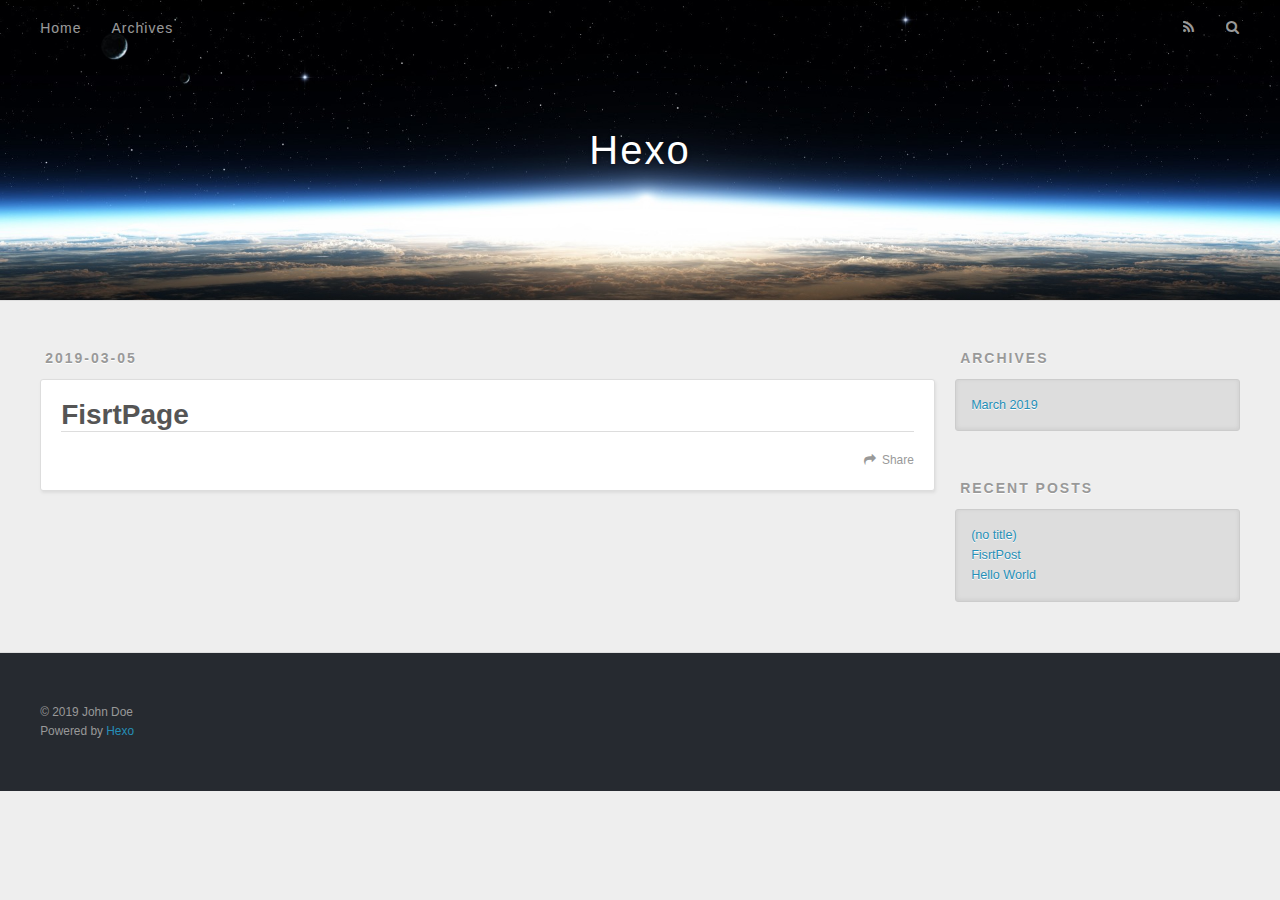
<file: FisrtPage/index.html>
<!DOCTYPE html>
<html>
<head><meta name="generator" content="Hexo 3.8.0">
  <meta charset="utf-8">
  

  
  <title>FisrtPage | Hexo</title>
  <meta name="viewport" content="width=device-width, initial-scale=1, maximum-scale=1">
  <meta property="og:type" content="website">
<meta property="og:title" content="FisrtPage">
<meta property="og:url" content="http://yoursite.com/FisrtPage/index.html">
<meta property="og:site_name" content="Hexo">
<meta property="og:locale" content="default">
<meta property="og:updated_time" content="2019-03-05T05:55:01.009Z">
<meta name="twitter:card" content="summary">
<meta name="twitter:title" content="FisrtPage">
  
    <link rel="alternate" href="/atom.xml" title="Hexo" type="application/atom+xml">
  
  
    <link rel="icon" href="/favicon.png">
  
  
    <link href="//fonts.googleapis.com/css?family=Source+Code+Pro" rel="stylesheet" type="text/css">
  
  <link rel="stylesheet" href="/css/style.css">
</head>
</html>
<body>
  <div id="container">
    <div id="wrap">
      <header id="header">
  <div id="banner"></div>
  <div id="header-outer" class="outer">
    <div id="header-title" class="inner">
      <h1 id="logo-wrap">
        <a href="/" id="logo">Hexo</a>
      </h1>
      
    </div>
    <div id="header-inner" class="inner">
      <nav id="main-nav">
        <a id="main-nav-toggle" class="nav-icon"></a>
        
          <a class="main-nav-link" href="/">Home</a>
        
          <a class="main-nav-link" href="/archives">Archives</a>
        
      </nav>
      <nav id="sub-nav">
        
          <a id="nav-rss-link" class="nav-icon" href="/atom.xml" title="RSS Feed"></a>
        
        <a id="nav-search-btn" class="nav-icon" title="Search"></a>
      </nav>
      <div id="search-form-wrap">
        <form action="//google.com/search" method="get" accept-charset="UTF-8" class="search-form"><input type="search" name="q" class="search-form-input" placeholder="Search"><button type="submit" class="search-form-submit">&#xF002;</button><input type="hidden" name="sitesearch" value="http://yoursite.com"></form>
      </div>
    </div>
  </div>
</header>
      <div class="outer">
        <section id="main"><article id="page-" class="article article-type-page" itemscope itemprop="blogPost">
  <div class="article-meta">
    <a href="/FisrtPage/index.html" class="article-date">
  <time datetime="2019-03-05T05:55:00.000Z" itemprop="datePublished">2019-03-05</time>
</a>
    
  </div>
  <div class="article-inner">
    
    
      <header class="article-header">
        
  
    <h1 class="article-title" itemprop="name">
      FisrtPage
    </h1>
  

      </header>
    
    <div class="article-entry" itemprop="articleBody">
      
        
      
    </div>
    <footer class="article-footer">
      <a data-url="http://yoursite.com/FisrtPage/index.html" data-id="cjsvh0q2i00029cvqfw6ggb7z" class="article-share-link">Share</a>
      
      
    </footer>
  </div>
  
    
  
</article>

</section>
        
          <aside id="sidebar">
  
    

  
    

  
    
  
    
  <div class="widget-wrap">
    <h3 class="widget-title">Archives</h3>
    <div class="widget">
      <ul class="archive-list"><li class="archive-list-item"><a class="archive-list-link" href="/archives/2019/03/">March 2019</a></li></ul>
    </div>
  </div>


  
    
  <div class="widget-wrap">
    <h3 class="widget-title">Recent Posts</h3>
    <div class="widget">
      <ul>
        
          <li>
            <a href="/2019/03/05/test/">(no title)</a>
          </li>
        
          <li>
            <a href="/2019/03/05/FisrtPost/">FisrtPost</a>
          </li>
        
          <li>
            <a href="/2019/03/05/hello-world/">Hello World</a>
          </li>
        
      </ul>
    </div>
  </div>

  
</aside>
        
      </div>
      <footer id="footer">
  
  <div class="outer">
    <div id="footer-info" class="inner">
      &copy; 2019 John Doe<br>
      Powered by <a href="http://hexo.io/" target="_blank">Hexo</a>
    </div>
  </div>
</footer>
    </div>
    <nav id="mobile-nav">
  
    <a href="/" class="mobile-nav-link">Home</a>
  
    <a href="/archives" class="mobile-nav-link">Archives</a>
  
</nav>
    

<script src="//ajax.googleapis.com/ajax/libs/jquery/2.0.3/jquery.min.js"></script>


  <link rel="stylesheet" href="/fancybox/jquery.fancybox.css">
  <script src="/fancybox/jquery.fancybox.pack.js"></script>


<script src="/js/script.js"></script>



  </div>
</body>
</html>
</file>
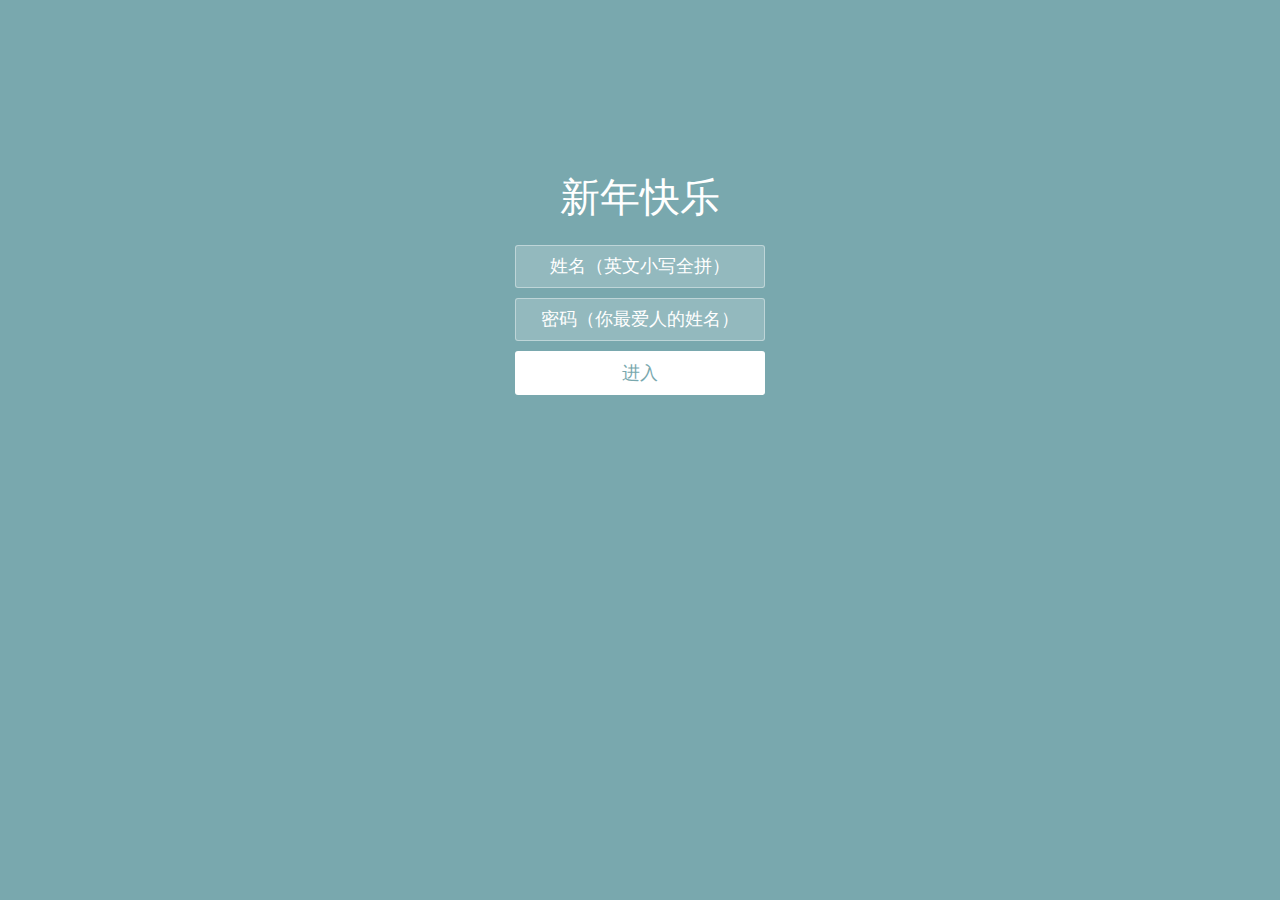
<file: yd/index.html>
<!doctype html>
<html lang="zh">
<head>
<meta charset="UTF-8">
<meta http-equiv="X-UA-Compatible" content="IE=edge,chrome=1"> 
<meta name="viewport" content="width=device-width, initial-scale=1.0">
<title>Happy Birthday</title>
<link rel="stylesheet" type="text/css" href="css/styles.css">
</head>

<style>
.iframepage{  
-webkit-overflow-scrolling:touch;
overflow-x:scroll; 
overflow-y:hidden;
}
::-webkit-scrollbar {
width: 0px;
}
/*局部滚动的dom节点*/
.scroll-el{
 overflow:auto;
}

</style>
<body>
<iframe src="./html/login.html" id="iframepage" scrolling="no" onload="changeFrameHeight()" frameborder="0" style="width:100%" marginwidth="0" marginheight="0"></iframe>
<script src="js/jquery-2.1.1.min.js" type="text/javascript"></script>
<script src="js/jquery-1.8.4.min.js" type="text/javascript"></script>
</body>
</html>
</file>
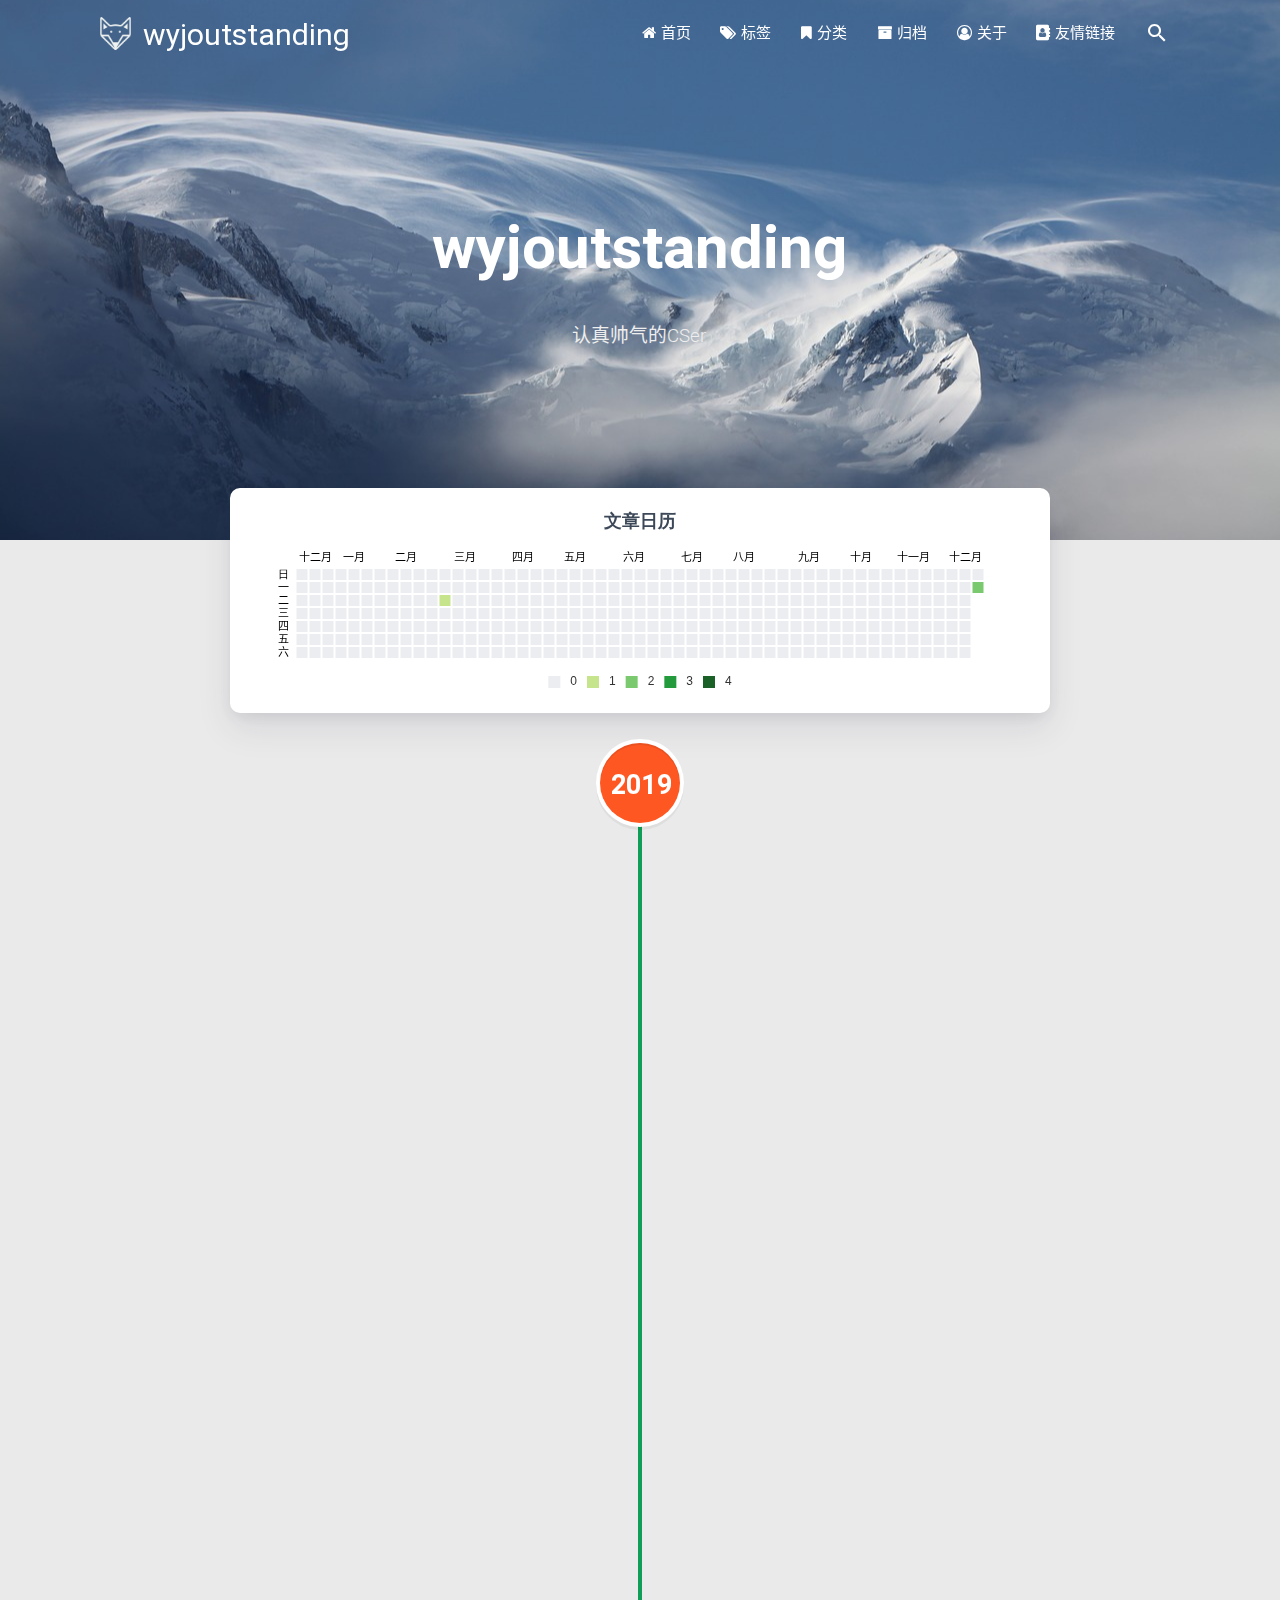
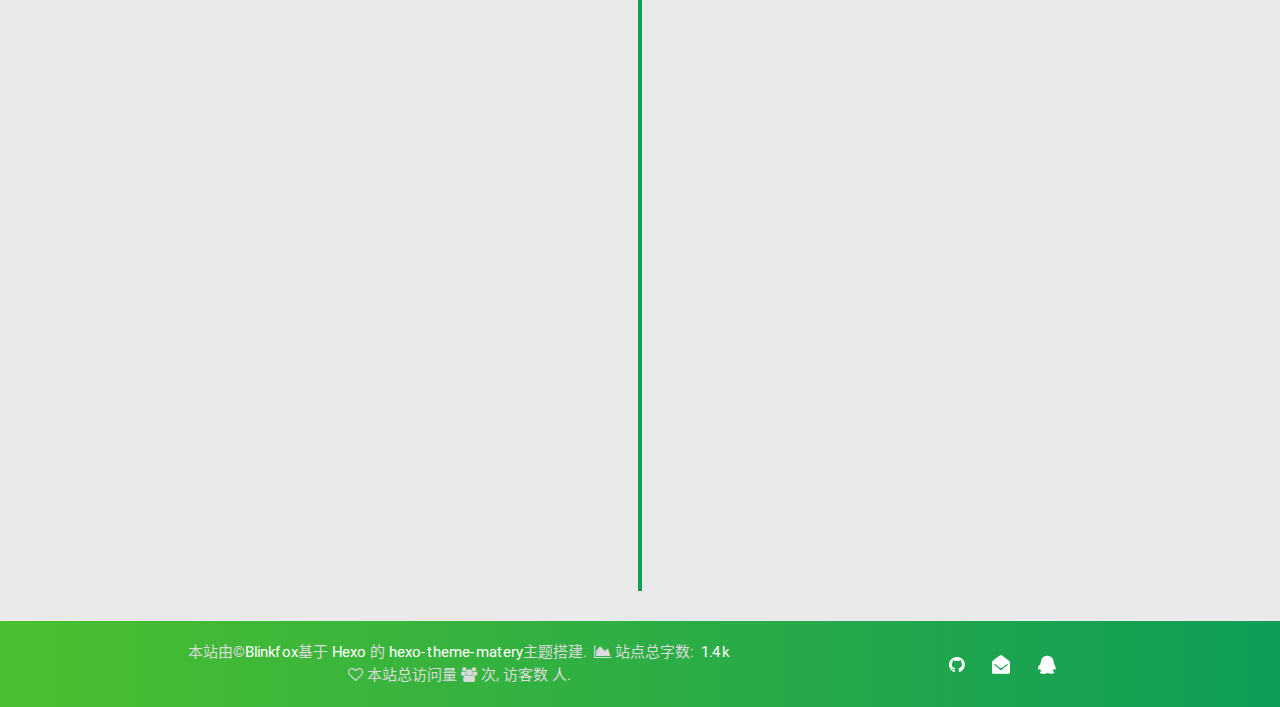
<file: archives/2019/index.html>
<!DOCTYPE HTML>
<html lang="zh-CN">


<head><meta name="generator" content="Hexo 3.8.0">
    <meta charset="utf-8">
    <meta name="keywords" content="归档: 2019, wyjoutstanding">
    <meta name="description" content="归档: 2019 | wyjoutstanding">
    <meta http-equiv="X-UA-Compatible" content="IE=edge">
    <meta name="viewport" content="width=device-width, initial-scale=1.0">
    <meta name="renderer" content="webkit|ie-stand|ie-comp">
    <meta name="mobile-web-app-capable" content="yes">
    <meta name="format-detection" content="telephone=no">
    <meta name="apple-mobile-web-app-capable" content="yes">
    <meta name="apple-mobile-web-app-status-bar-style" content="black-translucent">
    <title>归档: 2019 | wyjoutstanding</title>
    <link rel="icon" type="image/png" href="/favicon.png">

    <link rel="stylesheet" type="text/css" href="/libs/awesome/css/font-awesome.min.css">
    <link rel="stylesheet" type="text/css" href="/libs/materialize/css/materialize.min.css">
    <link rel="stylesheet" type="text/css" href="/libs/aos/aos.css">
    <link rel="stylesheet" type="text/css" href="/libs/animate/animate.min.css">
    <link rel="stylesheet" type="text/css" href="/libs/lightGallery/css/lightgallery.min.css">
    <link rel="stylesheet" type="text/css" href="/css/matery.css">
    <link rel="stylesheet" type="text/css" href="/css/my.css">
    <style type="text/css">
        
    </style>

    <script src="/libs/jquery/jquery-2.2.0.min.js"></script>
<link rel="stylesheet" href="/css/prism-tomorrow.css" type="text/css">
<link rel="stylesheet" href="/css/prism-line-numbers.css" type="text/css"></head>


<body>

<header class="navbar-fixed">
    <nav id="headNav" class="bg-color nav-transparent">
        <div id="navContainer" class="container">
            <div class="nav-wrapper">
                <div class="brand-logo">
                    <a href="/" class="waves-effect waves-light">
                        
                        <img src="/medias/logo.png" class="logo-img hide-on-small-only">
                        
                        <span class="logo-span">wyjoutstanding</span>
                    </a>
                </div>
                

<a href="#" data-activates="mobile-nav" class="button-collapse"><i class="fa fa-navicon"></i></a>
<ul class="right">
    
    <li class="hide-on-med-and-down">
        <a href="/" class="waves-effect waves-light">
            
            <i class="fa fa-home"></i>
            
            <span>首页</span>
        </a>
    </li>
    
    <li class="hide-on-med-and-down">
        <a href="/tags" class="waves-effect waves-light">
            
            <i class="fa fa-tags"></i>
            
            <span>标签</span>
        </a>
    </li>
    
    <li class="hide-on-med-and-down">
        <a href="/categories" class="waves-effect waves-light">
            
            <i class="fa fa-bookmark"></i>
            
            <span>分类</span>
        </a>
    </li>
    
    <li class="hide-on-med-and-down">
        <a href="/archives" class="waves-effect waves-light">
            
            <i class="fa fa-archive"></i>
            
            <span>归档</span>
        </a>
    </li>
    
    <li class="hide-on-med-and-down">
        <a href="/about" class="waves-effect waves-light">
            
            <i class="fa fa-user-circle-o"></i>
            
            <span>关于</span>
        </a>
    </li>
    
    <li class="hide-on-med-and-down">
        <a href="/friends" class="waves-effect waves-light">
            
            <i class="fa fa-address-book"></i>
            
            <span>友情链接</span>
        </a>
    </li>
    
    <li>
        <a id="toggleSearch" class="waves-effect waves-light">
            <i id="searchIcon" class="mdi-action-search" title="搜索"></i>
        </a>
    </li>

</ul>

<div class="side-nav" id="mobile-nav">

    <div class="mobile-head bg-color">
        
        <img src="/medias/logo.png" class="logo-img circle responsive-img">
        
        <div class="logo-name">wyjoutstanding</div>
        <div class="logo-desc">
            
            认真帅气的CSer
            
        </div>
    </div>

    

    <ul class="menu-list mobile-menu-list">
        
        <li>
            <a href="/" class="waves-effect waves-light">
                
                <i class="fa fa-fw fa-home"></i>
                
                首页
            </a>
        </li>
        
        <li>
            <a href="/tags" class="waves-effect waves-light">
                
                <i class="fa fa-fw fa-tags"></i>
                
                标签
            </a>
        </li>
        
        <li>
            <a href="/categories" class="waves-effect waves-light">
                
                <i class="fa fa-fw fa-bookmark"></i>
                
                分类
            </a>
        </li>
        
        <li>
            <a href="/archives" class="waves-effect waves-light">
                
                <i class="fa fa-fw fa-archive"></i>
                
                归档
            </a>
        </li>
        
        <li>
            <a href="/about" class="waves-effect waves-light">
                
                <i class="fa fa-fw fa-user-circle-o"></i>
                
                关于
            </a>
        </li>
        
        <li>
            <a href="/friends" class="waves-effect waves-light">
                
                <i class="fa fa-fw fa-address-book"></i>
                
                友情链接
            </a>
        </li>
        
        
        <li><div class="divider"></div></li>
        <li>
            <a href="https://github.com/blinkfox/hexo-theme-matery" class="waves-effect waves-light" target="_blank">
                <i class="fa fa-github-square fa-fw"></i>Fork Me
            </a>
        </li>
        
    </ul>

    <div class="social-link">
    <a href="https://github.com/wyjoutstanding/" class="tooltipped" target="_blank" data-tooltip="访问我的GitHub" data-position="top" data-delay="50">
        <i class="fa fa-github"></i>
    </a>



    <a href="mailto:1140132928@qq.com" class="tooltipped" target="_blank" data-tooltip="邮件联系我" data-position="top" data-delay="50">
        <i class="fa fa-envelope-open"></i>
    </a>



    <a href="tencent://AddContact/?fromId=50&fromSubId=1&subcmd=all&uin=1140132928" class="tooltipped" data-tooltip="QQ联系我: 1140132928" data-position="top" data-delay="50">
        <i class="fa fa-qq"></i>
    </a>


</div>
</div>

            </div>
        </div>

        
        <style>
    .nav-transparent .github-corner {
        display: none !important;
    }

    .github-corner {
        position: absolute;
        z-index: 10;
        top: 0;
        right: 0;
        border: 0;
        transform: scale(1.1);
    }

    .github-corner svg {
        color: #0f9d58;
        fill: #fff;
        height: 64px;
        width: 64px;
    }

    .github-corner:hover .octo-arm {
        animation: a 0.56s ease-in-out;
    }

    .github-corner .octo-arm {
        animation: none;
    }

    @keyframes a {
        0%,
        to {
            transform: rotate(0);
        }
        20%,
        60% {
            transform: rotate(-25deg);
        }
        40%,
        80% {
            transform: rotate(10deg);
        }
    }
</style>

<a href="https://github.com/blinkfox/hexo-theme-matery" class="github-corner tooltipped hide-on-med-and-down" target="_blank" data-tooltip="Fork Me" data-position="left" data-delay="50">
    <svg viewbox="0 0 250 250" aria-hidden="true">
        <path d="M0,0 L115,115 L130,115 L142,142 L250,250 L250,0 Z"/>
        <path d="M128.3,109.0 C113.8,99.7 119.0,89.6 119.0,89.6 C122.0,82.7 120.5,78.6 120.5,78.6 C119.2,72.0 123.4,76.3 123.4,76.3 C127.3,80.9 125.5,87.3 125.5,87.3 C122.9,97.6 130.6,101.9 134.4,103.2" fill="currentColor" style="transform-origin: 130px 106px;" class="octo-arm"/>
        <path d="M115.0,115.0 C114.9,115.1 118.7,116.5 119.8,115.4 L133.7,101.6 C136.9,99.2 139.9,98.4 142.2,98.6 C133.8,88.0 127.5,74.4 143.8,58.0 C148.5,53.4 154.0,51.2 159.7,51.0 C160.3,49.4 163.2,43.6 171.4,40.1 C171.4,40.1 176.1,42.5 178.8,56.2 C183.1,58.6 187.2,61.8 190.9,65.4 C194.5,69.0 197.7,73.2 200.1,77.6 C213.8,80.2 216.3,84.9 216.3,84.9 C212.7,93.1 206.9,96.0 205.4,96.6 C205.1,102.4 203.0,107.8 198.3,112.5 C181.9,128.9 168.3,122.5 157.7,114.1 C157.9,116.9 156.7,120.9 152.7,124.9 L141.0,136.5 C139.8,137.7 141.6,141.9 141.8,141.8 Z" fill="currentColor" class="octo-body"/>
    </svg>
</a>
        
    </nav>
</header>

<div class="bg-cover  about-cover" style="background-image: url('/medias/cover.jpg')">
    <div class="container">
        <div class="row">
            <div class="col s10 offset-s1 m8 offset-m2 l8 offset-l2">
                <div class="brand">
                    <div class="title center-align">
                    
                        wyjoutstanding
                    
                    </div>

                    <div class="description center-align">
                    
                        认真帅气的CSer
                    
                    </div>
                </div>
            </div>
        </div>
        
    </div>
</div>

<script>
// Dynamically switch banner pictures every day.
$('.bg-cover').css('background-image', 'url(/medias/banner/' + new Date().getDay() + '.jpg)');
</script>

<main class="content">

    
    <div class="container archive-calendar">
    <div class="card">
        <div id="post-calendar" class="card-content"></div>
    </div>
</div>

<script type="text/javascript" src="/libs/echarts/echarts.min.js"></script>
<script type="text/javascript">
    let myChart = echarts.init(document.getElementById('post-calendar'));

    

    let option = {
        title: {
            top: 0,
            text: '文章日历',
            left: 'center',
            textStyle: {
                color: '#3C4858'
            }
        },
        tooltip: {
            padding: 10,
            backgroundColor: '#555',
            borderColor: '#777',
            borderWidth: 1,
            formatter: function (obj) {
                var value = obj.value;
                return '<div style="font-size: 14px;">' + value[0] + '：' + value[1] + '</div>';
            }
        },
        visualMap: {
            show: true,
            showLabel: true,
            categories: [0, 1, 2, 3, 4],
            calculable: true,
            inRange: {
                symbol: 'rect',
                color: ['#ebedf0', '#c6e48b', '#7bc96f', '#239a3b', '#196127']
            },
            itemWidth: 12,
            itemHeight: 12,
            orient: 'horizontal',
            left: 'center',
            bottom: 0
        },
        calendar: [{
            left: 'center',
            range: ["2018-12-16", "2019-12-16"],
            cellSize: [13, 13],
            splitLine: {
                show: false
            },
            itemStyle: {
                borderColor: '#fff',
                borderWidth: 2
            },
            yearLabel: {
                show: false
            },
            monthLabel: {
                nameMap: 'cn',
                fontSize: 11
            },
            dayLabel: {
                formatter: '{start}  1st',
                nameMap: 'cn',
                fontSize: 11
            }
        }],
        series: [{
            type: 'heatmap',
            coordinateSystem: 'calendar',
            calendarIndex: 0,
            data: [["2018-12-16", 0], ["2018-12-17", 0], ["2018-12-18", 0], ["2018-12-19", 0], ["2018-12-20", 0], ["2018-12-21", 0], ["2018-12-22", 0], ["2018-12-23", 0], ["2018-12-24", 0], ["2018-12-25", 0], ["2018-12-26", 0], ["2018-12-27", 0], ["2018-12-28", 0], ["2018-12-29", 0], ["2018-12-30", 0], ["2018-12-31", 0], ["2019-01-01", 0], ["2019-01-02", 0], ["2019-01-03", 0], ["2019-01-04", 0], ["2019-01-05", 0], ["2019-01-06", 0], ["2019-01-07", 0], ["2019-01-08", 0], ["2019-01-09", 0], ["2019-01-10", 0], ["2019-01-11", 0], ["2019-01-12", 0], ["2019-01-13", 0], ["2019-01-14", 0], ["2019-01-15", 0], ["2019-01-16", 0], ["2019-01-17", 0], ["2019-01-18", 0], ["2019-01-19", 0], ["2019-01-20", 0], ["2019-01-21", 0], ["2019-01-22", 0], ["2019-01-23", 0], ["2019-01-24", 0], ["2019-01-25", 0], ["2019-01-26", 0], ["2019-01-27", 0], ["2019-01-28", 0], ["2019-01-29", 0], ["2019-01-30", 0], ["2019-01-31", 0], ["2019-02-01", 0], ["2019-02-02", 0], ["2019-02-03", 0], ["2019-02-04", 0], ["2019-02-05", 0], ["2019-02-06", 0], ["2019-02-07", 0], ["2019-02-08", 0], ["2019-02-09", 0], ["2019-02-10", 0], ["2019-02-11", 0], ["2019-02-12", 0], ["2019-02-13", 0], ["2019-02-14", 0], ["2019-02-15", 0], ["2019-02-16", 0], ["2019-02-17", 0], ["2019-02-18", 0], ["2019-02-19", 0], ["2019-02-20", 0], ["2019-02-21", 0], ["2019-02-22", 0], ["2019-02-23", 0], ["2019-02-24", 0], ["2019-02-25", 0], ["2019-02-26", 0], ["2019-02-27", 0], ["2019-02-28", 0], ["2019-03-01", 0], ["2019-03-02", 0], ["2019-03-03", 0], ["2019-03-04", 0], ["2019-03-05", 1], ["2019-03-06", 0], ["2019-03-07", 0], ["2019-03-08", 0], ["2019-03-09", 0], ["2019-03-10", 0], ["2019-03-11", 0], ["2019-03-12", 0], ["2019-03-13", 0], ["2019-03-14", 0], ["2019-03-15", 0], ["2019-03-16", 0], ["2019-03-17", 0], ["2019-03-18", 0], ["2019-03-19", 0], ["2019-03-20", 0], ["2019-03-21", 0], ["2019-03-22", 0], ["2019-03-23", 0], ["2019-03-24", 0], ["2019-03-25", 0], ["2019-03-26", 0], ["2019-03-27", 0], ["2019-03-28", 0], ["2019-03-29", 0], ["2019-03-30", 0], ["2019-03-31", 0], ["2019-04-01", 0], ["2019-04-02", 0], ["2019-04-03", 0], ["2019-04-04", 0], ["2019-04-05", 0], ["2019-04-06", 0], ["2019-04-07", 0], ["2019-04-08", 0], ["2019-04-09", 0], ["2019-04-10", 0], ["2019-04-11", 0], ["2019-04-12", 0], ["2019-04-13", 0], ["2019-04-14", 0], ["2019-04-15", 0], ["2019-04-16", 0], ["2019-04-17", 0], ["2019-04-18", 0], ["2019-04-19", 0], ["2019-04-20", 0], ["2019-04-21", 0], ["2019-04-22", 0], ["2019-04-23", 0], ["2019-04-24", 0], ["2019-04-25", 0], ["2019-04-26", 0], ["2019-04-27", 0], ["2019-04-28", 0], ["2019-04-29", 0], ["2019-04-30", 0], ["2019-05-01", 0], ["2019-05-02", 0], ["2019-05-03", 0], ["2019-05-04", 0], ["2019-05-05", 0], ["2019-05-06", 0], ["2019-05-07", 0], ["2019-05-08", 0], ["2019-05-09", 0], ["2019-05-10", 0], ["2019-05-11", 0], ["2019-05-12", 0], ["2019-05-13", 0], ["2019-05-14", 0], ["2019-05-15", 0], ["2019-05-16", 0], ["2019-05-17", 0], ["2019-05-18", 0], ["2019-05-19", 0], ["2019-05-20", 0], ["2019-05-21", 0], ["2019-05-22", 0], ["2019-05-23", 0], ["2019-05-24", 0], ["2019-05-25", 0], ["2019-05-26", 0], ["2019-05-27", 0], ["2019-05-28", 0], ["2019-05-29", 0], ["2019-05-30", 0], ["2019-05-31", 0], ["2019-06-01", 0], ["2019-06-02", 0], ["2019-06-03", 0], ["2019-06-04", 0], ["2019-06-05", 0], ["2019-06-06", 0], ["2019-06-07", 0], ["2019-06-08", 0], ["2019-06-09", 0], ["2019-06-10", 0], ["2019-06-11", 0], ["2019-06-12", 0], ["2019-06-13", 0], ["2019-06-14", 0], ["2019-06-15", 0], ["2019-06-16", 0], ["2019-06-17", 0], ["2019-06-18", 0], ["2019-06-19", 0], ["2019-06-20", 0], ["2019-06-21", 0], ["2019-06-22", 0], ["2019-06-23", 0], ["2019-06-24", 0], ["2019-06-25", 0], ["2019-06-26", 0], ["2019-06-27", 0], ["2019-06-28", 0], ["2019-06-29", 0], ["2019-06-30", 0], ["2019-07-01", 0], ["2019-07-02", 0], ["2019-07-03", 0], ["2019-07-04", 0], ["2019-07-05", 0], ["2019-07-06", 0], ["2019-07-07", 0], ["2019-07-08", 0], ["2019-07-09", 0], ["2019-07-10", 0], ["2019-07-11", 0], ["2019-07-12", 0], ["2019-07-13", 0], ["2019-07-14", 0], ["2019-07-15", 0], ["2019-07-16", 0], ["2019-07-17", 0], ["2019-07-18", 0], ["2019-07-19", 0], ["2019-07-20", 0], ["2019-07-21", 0], ["2019-07-22", 0], ["2019-07-23", 0], ["2019-07-24", 0], ["2019-07-25", 0], ["2019-07-26", 0], ["2019-07-27", 0], ["2019-07-28", 0], ["2019-07-29", 0], ["2019-07-30", 0], ["2019-07-31", 0], ["2019-08-01", 0], ["2019-08-02", 0], ["2019-08-03", 0], ["2019-08-04", 0], ["2019-08-05", 0], ["2019-08-06", 0], ["2019-08-07", 0], ["2019-08-08", 0], ["2019-08-09", 0], ["2019-08-10", 0], ["2019-08-11", 0], ["2019-08-12", 0], ["2019-08-13", 0], ["2019-08-14", 0], ["2019-08-15", 0], ["2019-08-16", 0], ["2019-08-17", 0], ["2019-08-18", 0], ["2019-08-19", 0], ["2019-08-20", 0], ["2019-08-21", 0], ["2019-08-22", 0], ["2019-08-23", 0], ["2019-08-24", 0], ["2019-08-25", 0], ["2019-08-26", 0], ["2019-08-27", 0], ["2019-08-28", 0], ["2019-08-29", 0], ["2019-08-30", 0], ["2019-08-31", 0], ["2019-09-01", 0], ["2019-09-02", 0], ["2019-09-03", 0], ["2019-09-04", 0], ["2019-09-05", 0], ["2019-09-06", 0], ["2019-09-07", 0], ["2019-09-08", 0], ["2019-09-09", 0], ["2019-09-10", 0], ["2019-09-11", 0], ["2019-09-12", 0], ["2019-09-13", 0], ["2019-09-14", 0], ["2019-09-15", 0], ["2019-09-16", 0], ["2019-09-17", 0], ["2019-09-18", 0], ["2019-09-19", 0], ["2019-09-20", 0], ["2019-09-21", 0], ["2019-09-22", 0], ["2019-09-23", 0], ["2019-09-24", 0], ["2019-09-25", 0], ["2019-09-26", 0], ["2019-09-27", 0], ["2019-09-28", 0], ["2019-09-29", 0], ["2019-09-30", 0], ["2019-10-01", 0], ["2019-10-02", 0], ["2019-10-03", 0], ["2019-10-04", 0], ["2019-10-05", 0], ["2019-10-06", 0], ["2019-10-07", 0], ["2019-10-08", 0], ["2019-10-09", 0], ["2019-10-10", 0], ["2019-10-11", 0], ["2019-10-12", 0], ["2019-10-13", 0], ["2019-10-14", 0], ["2019-10-15", 0], ["2019-10-16", 0], ["2019-10-17", 0], ["2019-10-18", 0], ["2019-10-19", 0], ["2019-10-20", 0], ["2019-10-21", 0], ["2019-10-22", 0], ["2019-10-23", 0], ["2019-10-24", 0], ["2019-10-25", 0], ["2019-10-26", 0], ["2019-10-27", 0], ["2019-10-28", 0], ["2019-10-29", 0], ["2019-10-30", 0], ["2019-10-31", 0], ["2019-11-01", 0], ["2019-11-02", 0], ["2019-11-03", 0], ["2019-11-04", 0], ["2019-11-05", 0], ["2019-11-06", 0], ["2019-11-07", 0], ["2019-11-08", 0], ["2019-11-09", 0], ["2019-11-10", 0], ["2019-11-11", 0], ["2019-11-12", 0], ["2019-11-13", 0], ["2019-11-14", 0], ["2019-11-15", 0], ["2019-11-16", 0], ["2019-11-17", 0], ["2019-11-18", 0], ["2019-11-19", 0], ["2019-11-20", 0], ["2019-11-21", 0], ["2019-11-22", 0], ["2019-11-23", 0], ["2019-11-24", 0], ["2019-11-25", 0], ["2019-11-26", 0], ["2019-11-27", 0], ["2019-11-28", 0], ["2019-11-29", 0], ["2019-11-30", 0], ["2019-12-01", 0], ["2019-12-02", 0], ["2019-12-03", 0], ["2019-12-04", 0], ["2019-12-05", 0], ["2019-12-06", 0], ["2019-12-07", 0], ["2019-12-08", 0], ["2019-12-09", 0], ["2019-12-10", 0], ["2019-12-11", 0], ["2019-12-12", 0], ["2019-12-13", 0], ["2019-12-14", 0], ["2019-12-15", 0], ["2019-12-16", 2]]
        }]

    };

    myChart.setOption(option);
</script>
    

    

    <div id="cd-timeline" class="container">
        
        <div class="cd-timeline-block">

            
            
            
            <div class="cd-timeline-img year" data-aos="zoom-in-up">
                <a href="/archives/2019">2019</a>
            </div>
            

            
            
            
            <div class="cd-timeline-img month" data-aos="zoom-in-up">
                <a href="/archives/2019/12">12</a>
            </div>
            

            
            <div class="cd-timeline-img day" data-aos="zoom-in-up">
                <span>16</span>
            </div>
            <article class="cd-timeline-content" data-aos="fade-up">
                <div class="article col s12 m6">
                    <div class="card">
                        <a href="/2019/12/16/智慧教学平台开发记录/">
                            <div class="card-image">
                                
                                
                                <img src="/medias/featureimages/13.jpg" class="responsive-img" alt="智慧教学平台开发记录">
                                
                                <span class="card-title">智慧教学平台开发记录</span>
                            </div>
                        </a>
                        <div class="card-content article-content">
                            <div class="summary">
                                
                                    这是一段摘要
                                
                            </div>
                            <div class="publish-info">
                                <span class="publish-date">
                                    <i class="fa fa-clock-o fa-fw icon-date"></i>2019-12-16
                                </span>
                                <span class="publish-author">
                                    
                                    <i class="fa fa-bookmark fa-fw icon-category"></i>
                                    
                                    <a href="/categories/后端/" class="post-category" target="_blank">
                                    后端
                                    </a>
                                    
                                    
                                </span>
                            </div>
                        </div>

                        
                        <div class="card-action article-tags">
                            
                            <a href="/tags/springboot/"><span class="chip bg-color">springboot</span></a>
                            
                            <a href="/tags/spring/"><span class="chip bg-color">spring</span></a>
                            
                        </div>
                        
                    </div>
                </div>
            </article>
        </div>
        
        <div class="cd-timeline-block">

            
            

            
            

            
            <div class="cd-timeline-img day" data-aos="zoom-in-up">
                <span>16</span>
            </div>
            <article class="cd-timeline-content" data-aos="fade-up">
                <div class="article col s12 m6">
                    <div class="card">
                        <a href="/2019/12/16/testPost/">
                            <div class="card-image">
                                
                                
                                <img src="/medias/featureimages/6.jpg" class="responsive-img" alt="testPost">
                                
                                <span class="card-title">testPost</span>
                            </div>
                        </a>
                        <div class="card-content article-content">
                            <div class="summary">
                                
                                    这个总结简洁明了，我十分喜欢
                                
                            </div>
                            <div class="publish-info">
                                <span class="publish-date">
                                    <i class="fa fa-clock-o fa-fw icon-date"></i>2019-12-16
                                </span>
                                <span class="publish-author">
                                    
                                    <i class="fa fa-bookmark fa-fw icon-category"></i>
                                    
                                    <a href="/categories/test/" class="post-category" target="_blank">
                                    test
                                    </a>
                                    
                                    
                                </span>
                            </div>
                        </div>

                        
                        <div class="card-action article-tags">
                            
                            <a href="/tags/Nothing/"><span class="chip bg-color">Nothing</span></a>
                            
                        </div>
                        
                    </div>
                </div>
            </article>
        </div>
        
        <div class="cd-timeline-block">

            
            

            
            
            
            <div class="cd-timeline-img month" data-aos="zoom-in-up">
                <a href="/archives/2019/03">03</a>
            </div>
            

            
            <div class="cd-timeline-img day" data-aos="zoom-in-up">
                <span>05</span>
            </div>
            <article class="cd-timeline-content" data-aos="fade-up">
                <div class="article col s12 m6">
                    <div class="card">
                        <a href="/2019/03/05/typora-hexo-github-page-images/">
                            <div class="card-image">
                                
                                
                                <img src="/medias/featureimages/18.jpg" class="responsive-img" alt="完美解决typora + hexo + github page个人网站的图片显示">
                                
                                <span class="card-title">完美解决typora + hexo + github page个人网站的图片显示</span>
                            </div>
                        </a>
                        <div class="card-content article-content">
                            <div class="summary">
                                
                                    搭建及基本命令参考github+hexo个人网站搭建
先说说为什么选取这三个作为组合

三者完全免费，而且空间无限制，对于我这贫民可是有着巨大吸引力
typor
                                
                            </div>
                            <div class="publish-info">
                                <span class="publish-date">
                                    <i class="fa fa-clock-o fa-fw icon-date"></i>2019-03-05
                                </span>
                                <span class="publish-author">
                                    
                                    <i class="fa fa-bookmark fa-fw icon-category"></i>
                                    
                                    <a href="/categories/前端/" class="post-category" target="_blank">
                                    前端
                                    </a>
                                    
                                    <a href="/categories/前端/web页面/" class="post-category" target="_blank">
                                    web页面
                                    </a>
                                    
                                    
                                </span>
                            </div>
                        </div>

                        
                        <div class="card-action article-tags">
                            
                            <a href="/tags/web应用/"><span class="chip bg-color">web应用</span></a>
                            
                            <a href="/tags/博客搭建/"><span class="chip bg-color">博客搭建</span></a>
                            
                        </div>
                        
                    </div>
                </div>
            </article>
        </div>
        
    </div>

</main>


<footer class="page-footer bg-color">
    <div class="container row center-align">
        <div class="col s12 m8 l8 copy-right">
            本站由&copy;<a href="https://blinkfox.github.io/" target="_blank">Blinkfox</a>基于
            <a href="https://hexo.io/" target="_blank">Hexo</a> 的
            <a href="https://github.com/blinkfox/hexo-theme-matery" target="_blank">hexo-theme-matery</a>主题搭建.

            
                &nbsp;<i class="fa fa-area-chart"></i>&nbsp;站点总字数:&nbsp;
                <span class="white-color">1.4k</span>
            

            
			
                <br>
                
                <span id="busuanzi_container_site_pv">
                    <i class="fa fa-heart-o"></i>
                    本站总访问量 <span id="busuanzi_value_site_pv" class="white-color"></span>
                </span>
                
                
                <span id="busuanzi_container_site_uv">
                    <i class="fa fa-users"></i>
                    次,&nbsp;访客数 <span id="busuanzi_value_site_uv" class="white-color"></span> 人.
                </span>
                
            
        </div>
        <div class="col s12 m4 l4 social-link social-statis">
    <a href="https://github.com/wyjoutstanding/" class="tooltipped" target="_blank" data-tooltip="访问我的GitHub" data-position="top" data-delay="50">
        <i class="fa fa-github"></i>
    </a>



    <a href="mailto:1140132928@qq.com" class="tooltipped" target="_blank" data-tooltip="邮件联系我" data-position="top" data-delay="50">
        <i class="fa fa-envelope-open"></i>
    </a>



    <a href="tencent://AddContact/?fromId=50&fromSubId=1&subcmd=all&uin=1140132928" class="tooltipped" data-tooltip="QQ联系我: 1140132928" data-position="top" data-delay="50">
        <i class="fa fa-qq"></i>
    </a>


</div>
    </div>
</footer>

<div class="progress-bar"></div>


<!-- 搜索遮罩框 -->
<div id="searchModal" class="modal">
    <div class="modal-content">
        <div class="search-header">
            <span class="title"><i class="fa fa-search"></i>&nbsp;&nbsp;搜索</span>
            <input type="search" id="searchInput" name="s" placeholder="请输入搜索的关键字" class="search-input" autofocus>
        </div>
        <div id="searchResult"></div>
    </div>
</div>

<script src="/js/search.js"></script>
<script type="text/javascript">
    searchFunc("/" + "search.xml", 'searchInput', 'searchResult');
</script>
<!-- 回到顶部按钮 -->
<div id="backTop" class="top-scroll">
    <a class="btn-floating btn-large waves-effect waves-light" href="#!">
        <i class="fa fa-angle-up"></i>
    </a>
</div>


<script src="/libs/materialize/js/materialize.min.js"></script>
<script src="/libs/masonry/masonry.pkgd.min.js"></script>
<script src="/libs/aos/aos.js"></script>
<script src="/libs/scrollprogress/scrollProgress.min.js"></script>
<script src="/libs/lightGallery/js/lightgallery-all.min.js"></script>
<script src="/js/matery.js"></script>

<!-- Global site tag (gtag.js) - Google Analytics -->



    <script src="/libs/others/clicklove.js"></script>


    <script async src="/libs/others/busuanzi.pure.mini.js"></script>


</body>
</html>
</file>
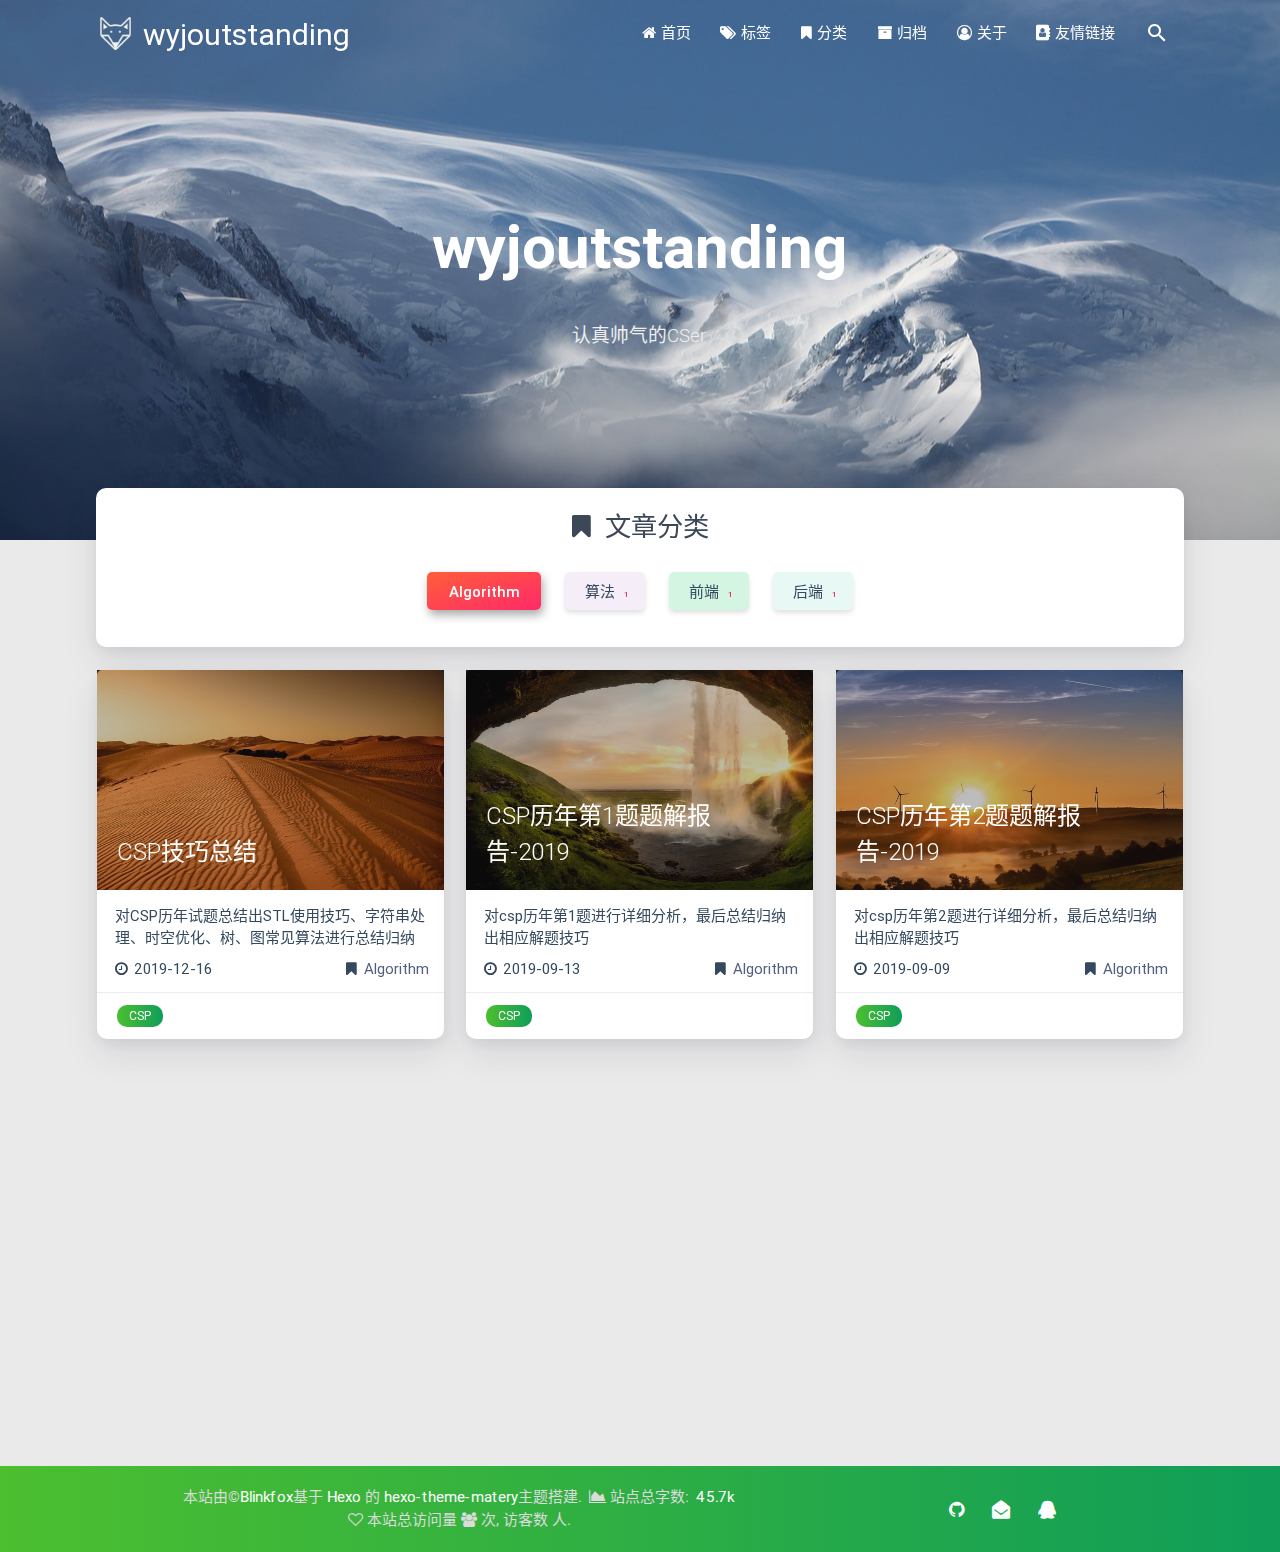
<file: categories/Algorithm/index.html>
<!DOCTYPE HTML>
<html lang="zh-CN">


<head><meta name="generator" content="Hexo 3.8.0">
    <meta charset="utf-8">
    <meta name="keywords" content="分类: Algorithm, wyjoutstanding">
    <meta name="description" content="分类: Algorithm | wyjoutstanding">
    <meta http-equiv="X-UA-Compatible" content="IE=edge">
    <meta name="viewport" content="width=device-width, initial-scale=1.0">
    <meta name="renderer" content="webkit|ie-stand|ie-comp">
    <meta name="mobile-web-app-capable" content="yes">
    <meta name="format-detection" content="telephone=no">
    <meta name="apple-mobile-web-app-capable" content="yes">
    <meta name="apple-mobile-web-app-status-bar-style" content="black-translucent">
    <title>分类: Algorithm | wyjoutstanding</title>
    <link rel="icon" type="image/png" href="/favicon.png">

    <link rel="stylesheet" type="text/css" href="/libs/awesome/css/font-awesome.min.css">
    <link rel="stylesheet" type="text/css" href="/libs/materialize/css/materialize.min.css">
    <link rel="stylesheet" type="text/css" href="/libs/aos/aos.css">
    <link rel="stylesheet" type="text/css" href="/libs/animate/animate.min.css">
    <link rel="stylesheet" type="text/css" href="/libs/lightGallery/css/lightgallery.min.css">
    <link rel="stylesheet" type="text/css" href="/css/matery.css">
    <link rel="stylesheet" type="text/css" href="/css/my.css">
    <style type="text/css">
        
    </style>

    <script src="/libs/jquery/jquery-2.2.0.min.js"></script>
<link rel="stylesheet" href="/css/prism-tomorrow.css" type="text/css">
<link rel="stylesheet" href="/css/prism-line-numbers.css" type="text/css"></head>


<body>

<header class="navbar-fixed">
    <nav id="headNav" class="bg-color nav-transparent">
        <div id="navContainer" class="container">
            <div class="nav-wrapper">
                <div class="brand-logo">
                    <a href="/" class="waves-effect waves-light">
                        
                        <img src="/medias/logo.png" class="logo-img hide-on-small-only">
                        
                        <span class="logo-span">wyjoutstanding</span>
                    </a>
                </div>
                

<a href="#" data-activates="mobile-nav" class="button-collapse"><i class="fa fa-navicon"></i></a>
<ul class="right">
    
    <li class="hide-on-med-and-down">
        <a href="/" class="waves-effect waves-light">
            
            <i class="fa fa-home"></i>
            
            <span>首页</span>
        </a>
    </li>
    
    <li class="hide-on-med-and-down">
        <a href="/tags" class="waves-effect waves-light">
            
            <i class="fa fa-tags"></i>
            
            <span>标签</span>
        </a>
    </li>
    
    <li class="hide-on-med-and-down">
        <a href="/categories" class="waves-effect waves-light">
            
            <i class="fa fa-bookmark"></i>
            
            <span>分类</span>
        </a>
    </li>
    
    <li class="hide-on-med-and-down">
        <a href="/archives" class="waves-effect waves-light">
            
            <i class="fa fa-archive"></i>
            
            <span>归档</span>
        </a>
    </li>
    
    <li class="hide-on-med-and-down">
        <a href="/about" class="waves-effect waves-light">
            
            <i class="fa fa-user-circle-o"></i>
            
            <span>关于</span>
        </a>
    </li>
    
    <li class="hide-on-med-and-down">
        <a href="/friends" class="waves-effect waves-light">
            
            <i class="fa fa-address-book"></i>
            
            <span>友情链接</span>
        </a>
    </li>
    
    <li>
        <a id="toggleSearch" class="waves-effect waves-light">
            <i id="searchIcon" class="mdi-action-search" title="搜索"></i>
        </a>
    </li>

</ul>

<div class="side-nav" id="mobile-nav">

    <div class="mobile-head bg-color">
        
        <img src="/medias/logo.png" class="logo-img circle responsive-img">
        
        <div class="logo-name">wyjoutstanding</div>
        <div class="logo-desc">
            
            认真帅气的CSer
            
        </div>
    </div>

    

    <ul class="menu-list mobile-menu-list">
        
        <li>
            <a href="/" class="waves-effect waves-light">
                
                <i class="fa fa-fw fa-home"></i>
                
                首页
            </a>
        </li>
        
        <li>
            <a href="/tags" class="waves-effect waves-light">
                
                <i class="fa fa-fw fa-tags"></i>
                
                标签
            </a>
        </li>
        
        <li>
            <a href="/categories" class="waves-effect waves-light">
                
                <i class="fa fa-fw fa-bookmark"></i>
                
                分类
            </a>
        </li>
        
        <li>
            <a href="/archives" class="waves-effect waves-light">
                
                <i class="fa fa-fw fa-archive"></i>
                
                归档
            </a>
        </li>
        
        <li>
            <a href="/about" class="waves-effect waves-light">
                
                <i class="fa fa-fw fa-user-circle-o"></i>
                
                关于
            </a>
        </li>
        
        <li>
            <a href="/friends" class="waves-effect waves-light">
                
                <i class="fa fa-fw fa-address-book"></i>
                
                友情链接
            </a>
        </li>
        
        
        <li><div class="divider"></div></li>
        <li>
            <a href="https://github.com/wyjoutstanding" class="waves-effect waves-light" target="_blank">
                <i class="fa fa-github-square fa-fw"></i>Fork Me
            </a>
        </li>
        
    </ul>

    <div class="social-link">
    <a href="https://github.com/wyjoutstanding/" class="tooltipped" target="_blank" data-tooltip="访问我的GitHub" data-position="top" data-delay="50">
        <i class="fa fa-github"></i>
    </a>



    <a href="mailto:1140132928@qq.com" class="tooltipped" target="_blank" data-tooltip="邮件联系我" data-position="top" data-delay="50">
        <i class="fa fa-envelope-open"></i>
    </a>



    <a href="tencent://AddContact/?fromId=50&fromSubId=1&subcmd=all&uin=1140132928" class="tooltipped" data-tooltip="QQ联系我: 1140132928" data-position="top" data-delay="50">
        <i class="fa fa-qq"></i>
    </a>


</div>
</div>

            </div>
        </div>

        
        <style>
    .nav-transparent .github-corner {
        display: none !important;
    }

    .github-corner {
        position: absolute;
        z-index: 10;
        top: 0;
        right: 0;
        border: 0;
        transform: scale(1.1);
    }

    .github-corner svg {
        color: #0f9d58;
        fill: #fff;
        height: 64px;
        width: 64px;
    }

    .github-corner:hover .octo-arm {
        animation: a 0.56s ease-in-out;
    }

    .github-corner .octo-arm {
        animation: none;
    }

    @keyframes a {
        0%,
        to {
            transform: rotate(0);
        }
        20%,
        60% {
            transform: rotate(-25deg);
        }
        40%,
        80% {
            transform: rotate(10deg);
        }
    }
</style>

<a href="https://github.com/wyjoutstanding" class="github-corner tooltipped hide-on-med-and-down" target="_blank" data-tooltip="Fork Me" data-position="left" data-delay="50">
    <svg viewbox="0 0 250 250" aria-hidden="true">
        <path d="M0,0 L115,115 L130,115 L142,142 L250,250 L250,0 Z"/>
        <path d="M128.3,109.0 C113.8,99.7 119.0,89.6 119.0,89.6 C122.0,82.7 120.5,78.6 120.5,78.6 C119.2,72.0 123.4,76.3 123.4,76.3 C127.3,80.9 125.5,87.3 125.5,87.3 C122.9,97.6 130.6,101.9 134.4,103.2" fill="currentColor" style="transform-origin: 130px 106px;" class="octo-arm"/>
        <path d="M115.0,115.0 C114.9,115.1 118.7,116.5 119.8,115.4 L133.7,101.6 C136.9,99.2 139.9,98.4 142.2,98.6 C133.8,88.0 127.5,74.4 143.8,58.0 C148.5,53.4 154.0,51.2 159.7,51.0 C160.3,49.4 163.2,43.6 171.4,40.1 C171.4,40.1 176.1,42.5 178.8,56.2 C183.1,58.6 187.2,61.8 190.9,65.4 C194.5,69.0 197.7,73.2 200.1,77.6 C213.8,80.2 216.3,84.9 216.3,84.9 C212.7,93.1 206.9,96.0 205.4,96.6 C205.1,102.4 203.0,107.8 198.3,112.5 C181.9,128.9 168.3,122.5 157.7,114.1 C157.9,116.9 156.7,120.9 152.7,124.9 L141.0,136.5 C139.8,137.7 141.6,141.9 141.8,141.8 Z" fill="currentColor" class="octo-body"/>
    </svg>
</a>
        
    </nav>
</header>

<div class="bg-cover  about-cover" style="background-image: url('/medias/cover.jpg')">
    <div class="container">
        <div class="row">
            <div class="col s10 offset-s1 m8 offset-m2 l8 offset-l2">
                <div class="brand">
                    <div class="title center-align">
                    
                        wyjoutstanding
                    
                    </div>

                    <div class="description center-align">
                    
                        认真帅气的CSer
                    
                    </div>
                </div>
            </div>
        </div>
        
    </div>
</div>

<script>
// Dynamically switch banner pictures every day.
$('.bg-cover').css('background-image', 'url(/medias/banner/' + new Date().getDay() + '.jpg)');
</script>

<main class="content">

    

<div id="category-cloud" class="container chip-container">
    <div class="card">
        <div class="card-content">
            <div class="tag-title center-align">
                <i class="fa fa-bookmark"></i>&nbsp;&nbsp;文章分类
            </div>
            <div class="tag-chips">
                
                
                
                <a href="/categories/Algorithm/" title="Algorithm: 5">
                    <span class="chip center-align waves-effect waves-light
                             chip-active " style="background-color: #F9EBEA;">Algorithm
                        <span class="tag-length">5</span>
                    </span>
                </a>
                
                
                <a href="/categories/算法/" title="算法: 1">
                    <span class="chip center-align waves-effect waves-light
                             chip-default " style="background-color: #F5EEF8;">算法
                        <span class="tag-length">1</span>
                    </span>
                </a>
                
                
                <a href="/categories/前端/" title="前端: 1">
                    <span class="chip center-align waves-effect waves-light
                             chip-default " style="background-color: #D5F5E3;">前端
                        <span class="tag-length">1</span>
                    </span>
                </a>
                
                
                <a href="/categories/后端/" title="后端: 1">
                    <span class="chip center-align waves-effect waves-light
                             chip-default " style="background-color: #E8F8F5;">后端
                        <span class="tag-length">1</span>
                    </span>
                </a>
                
                
            </div>
        </div>
    </div>
</div>

    

    <article id="articles" class="container articles">
        <div class="row tags-posts">
            
            <div class="article tag-post col s12 m6 l4" data-aos="zoom-in">
                <div class="card">
                    <a href="/2019/12/16/ji-qiao-gui-na/">
                        <div class="card-image tag-image">
                            
                            
                            <img src="/medias/featureimages/9.jpg" class="responsive-img" alt="CSP技巧总结">
                            
                            <span class="card-title">CSP技巧总结</span>
                        </div>
                    </a>
                    <div class="card-content article-content">
                        <div class="summary">
                            
                                对CSP历年试题总结出STL使用技巧、字符串处理、时空优化、树、图常见算法进行总结归纳
                            
                        </div>
                        <div class="publish-info">
                            <span class="publish-date">
                                <i class="fa fa-clock-o fa-fw icon-date"></i>2019-12-16
                            </span>
                            <span class="publish-author">
                                
                                <i class="fa fa-bookmark fa-fw icon-category"></i>
                                
                                <a href="/categories/Algorithm/" class="post-category" target="_blank">
                                    Algorithm
                                </a>
                                
                                
                            </span>
                        </div>
                    </div>

                    
                    <div class="card-action article-tags">
                        
                        <a href="/tags/CSP/" target="_blank">
                            <span class="chip bg-color">CSP</span>
                        </a>
                        
                    </div>
                    
                </div>
            </div>
            
            <div class="article tag-post col s12 m6 l4" data-aos="zoom-in">
                <div class="card">
                    <a href="/2019/09/13/csp-li-nian-di-1-ti-ti-jie-bao-gao-2019/">
                        <div class="card-image tag-image">
                            
                            
                            <img src="/medias/featureimages/10.jpg" class="responsive-img" alt="CSP历年第1题题解报告-2019">
                            
                            <span class="card-title">CSP历年第1题题解报告-2019</span>
                        </div>
                    </a>
                    <div class="card-content article-content">
                        <div class="summary">
                            
                                对csp历年第1题进行详细分析，最后总结归纳出相应解题技巧
                            
                        </div>
                        <div class="publish-info">
                            <span class="publish-date">
                                <i class="fa fa-clock-o fa-fw icon-date"></i>2019-09-13
                            </span>
                            <span class="publish-author">
                                
                                <i class="fa fa-bookmark fa-fw icon-category"></i>
                                
                                <a href="/categories/Algorithm/" class="post-category" target="_blank">
                                    Algorithm
                                </a>
                                
                                
                            </span>
                        </div>
                    </div>

                    
                    <div class="card-action article-tags">
                        
                        <a href="/tags/CSP/" target="_blank">
                            <span class="chip bg-color">CSP</span>
                        </a>
                        
                    </div>
                    
                </div>
            </div>
            
            <div class="article tag-post col s12 m6 l4" data-aos="zoom-in">
                <div class="card">
                    <a href="/2019/09/09/csp-li-nian-di-2-ti-ti-jie-bao-gao-2019/">
                        <div class="card-image tag-image">
                            
                            
                            <img src="/medias/featureimages/23.jpg" class="responsive-img" alt="CSP历年第2题题解报告-2019">
                            
                            <span class="card-title">CSP历年第2题题解报告-2019</span>
                        </div>
                    </a>
                    <div class="card-content article-content">
                        <div class="summary">
                            
                                对csp历年第2题进行详细分析，最后总结归纳出相应解题技巧
                            
                        </div>
                        <div class="publish-info">
                            <span class="publish-date">
                                <i class="fa fa-clock-o fa-fw icon-date"></i>2019-09-09
                            </span>
                            <span class="publish-author">
                                
                                <i class="fa fa-bookmark fa-fw icon-category"></i>
                                
                                <a href="/categories/Algorithm/" class="post-category" target="_blank">
                                    Algorithm
                                </a>
                                
                                
                            </span>
                        </div>
                    </div>

                    
                    <div class="card-action article-tags">
                        
                        <a href="/tags/CSP/" target="_blank">
                            <span class="chip bg-color">CSP</span>
                        </a>
                        
                    </div>
                    
                </div>
            </div>
            
            <div class="article tag-post col s12 m6 l4" data-aos="zoom-in">
                <div class="card">
                    <a href="/2019/09/09/csp-li-nian-di-4-ti-ti-jie-bao-gao-2019/">
                        <div class="card-image tag-image">
                            
                            
                            <img src="/medias/featureimages/15.jpg" class="responsive-img" alt="CSP历年第4题题解报告-2019">
                            
                            <span class="card-title">CSP历年第4题题解报告-2019</span>
                        </div>
                    </a>
                    <div class="card-content article-content">
                        <div class="summary">
                            
                                对csp历年第4题进行详细分析，最后总结归纳出相应解题技巧
                            
                        </div>
                        <div class="publish-info">
                            <span class="publish-date">
                                <i class="fa fa-clock-o fa-fw icon-date"></i>2019-09-09
                            </span>
                            <span class="publish-author">
                                
                                <i class="fa fa-bookmark fa-fw icon-category"></i>
                                
                                <a href="/categories/Algorithm/" class="post-category" target="_blank">
                                    Algorithm
                                </a>
                                
                                
                            </span>
                        </div>
                    </div>

                    
                    <div class="card-action article-tags">
                        
                        <a href="/tags/CSP/" target="_blank">
                            <span class="chip bg-color">CSP</span>
                        </a>
                        
                    </div>
                    
                </div>
            </div>
            
            <div class="article tag-post col s12 m6 l4" data-aos="zoom-in">
                <div class="card">
                    <a href="/2019/08/27/csp-li-nian-di-3-ti-ti-jie-bao-gao-2019/">
                        <div class="card-image tag-image">
                            
                            
                            <img src="/medias/featureimages/8.jpg" class="responsive-img" alt="CSP历年第3题题解报告-2019">
                            
                            <span class="card-title">CSP历年第3题题解报告-2019</span>
                        </div>
                    </a>
                    <div class="card-content article-content">
                        <div class="summary">
                            
                                对csp历年第3题进行详细分析，最后总结归纳出相应解题技巧
                            
                        </div>
                        <div class="publish-info">
                            <span class="publish-date">
                                <i class="fa fa-clock-o fa-fw icon-date"></i>2019-08-27
                            </span>
                            <span class="publish-author">
                                
                                <i class="fa fa-bookmark fa-fw icon-category"></i>
                                
                                <a href="/categories/Algorithm/" class="post-category" target="_blank">
                                    Algorithm
                                </a>
                                
                                
                            </span>
                        </div>
                    </div>

                    
                    <div class="card-action article-tags">
                        
                        <a href="/tags/CSP/" target="_blank">
                            <span class="chip bg-color">CSP</span>
                        </a>
                        
                    </div>
                    
                </div>
            </div>
            
        </div>
    </article>
</main>


<footer class="page-footer bg-color">
    <div class="container row center-align">
        <div class="col s12 m8 l8 copy-right">
            本站由&copy;<a href="https://blinkfox.github.io/" target="_blank">Blinkfox</a>基于
            <a href="https://hexo.io/" target="_blank">Hexo</a> 的
            <a href="https://github.com/blinkfox/hexo-theme-matery" target="_blank">hexo-theme-matery</a>主题搭建.

            
                &nbsp;<i class="fa fa-area-chart"></i>&nbsp;站点总字数:&nbsp;
                <span class="white-color">45.7k</span>
            

            
			
                <br>
                
                <span id="busuanzi_container_site_pv">
                    <i class="fa fa-heart-o"></i>
                    本站总访问量 <span id="busuanzi_value_site_pv" class="white-color"></span>
                </span>
                
                
                <span id="busuanzi_container_site_uv">
                    <i class="fa fa-users"></i>
                    次,&nbsp;访客数 <span id="busuanzi_value_site_uv" class="white-color"></span> 人.
                </span>
                
            
        </div>
        <div class="col s12 m4 l4 social-link social-statis">
    <a href="https://github.com/wyjoutstanding/" class="tooltipped" target="_blank" data-tooltip="访问我的GitHub" data-position="top" data-delay="50">
        <i class="fa fa-github"></i>
    </a>



    <a href="mailto:1140132928@qq.com" class="tooltipped" target="_blank" data-tooltip="邮件联系我" data-position="top" data-delay="50">
        <i class="fa fa-envelope-open"></i>
    </a>



    <a href="tencent://AddContact/?fromId=50&fromSubId=1&subcmd=all&uin=1140132928" class="tooltipped" data-tooltip="QQ联系我: 1140132928" data-position="top" data-delay="50">
        <i class="fa fa-qq"></i>
    </a>


</div>
    </div>
</footer>

<div class="progress-bar"></div>


<!-- 搜索遮罩框 -->
<div id="searchModal" class="modal">
    <div class="modal-content">
        <div class="search-header">
            <span class="title"><i class="fa fa-search"></i>&nbsp;&nbsp;搜索</span>
            <input type="search" id="searchInput" name="s" placeholder="请输入搜索的关键字" class="search-input" autofocus>
        </div>
        <div id="searchResult"></div>
    </div>
</div>

<script src="/js/search.js"></script>
<script type="text/javascript">
    searchFunc("/" + "search.xml", 'searchInput', 'searchResult');
</script>
<!-- 回到顶部按钮 -->
<div id="backTop" class="top-scroll">
    <a class="btn-floating btn-large waves-effect waves-light" href="#!">
        <i class="fa fa-angle-up"></i>
    </a>
</div>


<script src="/libs/materialize/js/materialize.min.js"></script>
<script src="/libs/masonry/masonry.pkgd.min.js"></script>
<script src="/libs/aos/aos.js"></script>
<script src="/libs/scrollprogress/scrollProgress.min.js"></script>
<script src="/libs/lightGallery/js/lightgallery-all.min.js"></script>
<script src="/js/matery.js"></script>

<!-- Global site tag (gtag.js) - Google Analytics -->

<script async src="https://www.googletagmanager.com/gtag/js?id="></script>
<script>
    window.dataLayer = window.dataLayer || [];
    function gtag() {
        dataLayer.push(arguments);
    }

    gtag('js', new Date());
    gtag('config', '');
</script>



    <script src="/libs/others/clicklove.js"></script>


    <script async src="/libs/others/busuanzi.pure.mini.js"></script>


</body>
</html>
</file>
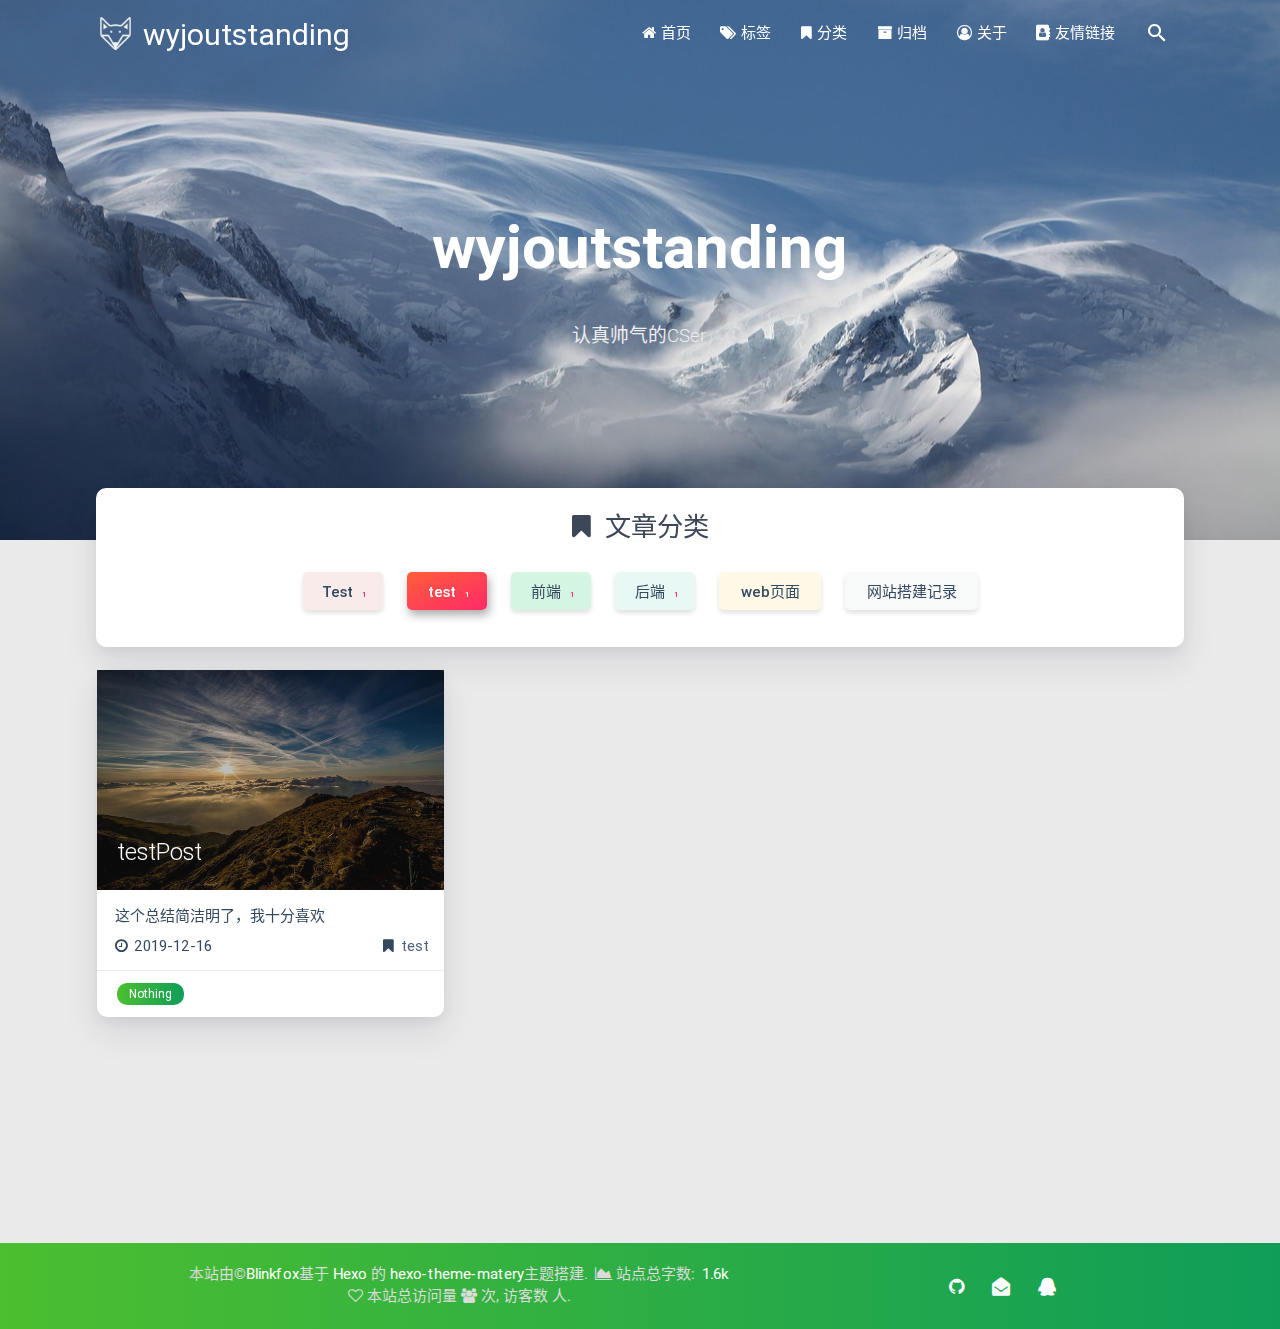
<file: categories/test/index.html>
<!DOCTYPE HTML>
<html lang="zh-CN">


<head><meta name="generator" content="Hexo 3.8.0">
    <meta charset="utf-8">
    <meta name="keywords" content="分类: test, wyjoutstanding">
    <meta name="description" content="分类: test | wyjoutstanding">
    <meta http-equiv="X-UA-Compatible" content="IE=edge">
    <meta name="viewport" content="width=device-width, initial-scale=1.0">
    <meta name="renderer" content="webkit|ie-stand|ie-comp">
    <meta name="mobile-web-app-capable" content="yes">
    <meta name="format-detection" content="telephone=no">
    <meta name="apple-mobile-web-app-capable" content="yes">
    <meta name="apple-mobile-web-app-status-bar-style" content="black-translucent">
    <title>分类: test | wyjoutstanding</title>
    <link rel="icon" type="image/png" href="/favicon.png">

    <link rel="stylesheet" type="text/css" href="/libs/awesome/css/font-awesome.min.css">
    <link rel="stylesheet" type="text/css" href="/libs/materialize/css/materialize.min.css">
    <link rel="stylesheet" type="text/css" href="/libs/aos/aos.css">
    <link rel="stylesheet" type="text/css" href="/libs/animate/animate.min.css">
    <link rel="stylesheet" type="text/css" href="/libs/lightGallery/css/lightgallery.min.css">
    <link rel="stylesheet" type="text/css" href="/css/matery.css">
    <link rel="stylesheet" type="text/css" href="/css/my.css">
    <style type="text/css">
        
    </style>

    <script src="/libs/jquery/jquery-2.2.0.min.js"></script>
<link rel="stylesheet" href="/css/prism-tomorrow.css" type="text/css">
<link rel="stylesheet" href="/css/prism-line-numbers.css" type="text/css"></head>


<body>

<header class="navbar-fixed">
    <nav id="headNav" class="bg-color nav-transparent">
        <div id="navContainer" class="container">
            <div class="nav-wrapper">
                <div class="brand-logo">
                    <a href="/" class="waves-effect waves-light">
                        
                        <img src="/medias/logo.png" class="logo-img hide-on-small-only">
                        
                        <span class="logo-span">wyjoutstanding</span>
                    </a>
                </div>
                

<a href="#" data-activates="mobile-nav" class="button-collapse"><i class="fa fa-navicon"></i></a>
<ul class="right">
    
    <li class="hide-on-med-and-down">
        <a href="/" class="waves-effect waves-light">
            
            <i class="fa fa-home"></i>
            
            <span>首页</span>
        </a>
    </li>
    
    <li class="hide-on-med-and-down">
        <a href="/tags" class="waves-effect waves-light">
            
            <i class="fa fa-tags"></i>
            
            <span>标签</span>
        </a>
    </li>
    
    <li class="hide-on-med-and-down">
        <a href="/categories" class="waves-effect waves-light">
            
            <i class="fa fa-bookmark"></i>
            
            <span>分类</span>
        </a>
    </li>
    
    <li class="hide-on-med-and-down">
        <a href="/archives" class="waves-effect waves-light">
            
            <i class="fa fa-archive"></i>
            
            <span>归档</span>
        </a>
    </li>
    
    <li class="hide-on-med-and-down">
        <a href="/about" class="waves-effect waves-light">
            
            <i class="fa fa-user-circle-o"></i>
            
            <span>关于</span>
        </a>
    </li>
    
    <li class="hide-on-med-and-down">
        <a href="/friends" class="waves-effect waves-light">
            
            <i class="fa fa-address-book"></i>
            
            <span>友情链接</span>
        </a>
    </li>
    
    <li>
        <a id="toggleSearch" class="waves-effect waves-light">
            <i id="searchIcon" class="mdi-action-search" title="搜索"></i>
        </a>
    </li>

</ul>

<div class="side-nav" id="mobile-nav">

    <div class="mobile-head bg-color">
        
        <img src="/medias/logo.png" class="logo-img circle responsive-img">
        
        <div class="logo-name">wyjoutstanding</div>
        <div class="logo-desc">
            
            认真帅气的CSer
            
        </div>
    </div>

    

    <ul class="menu-list mobile-menu-list">
        
        <li>
            <a href="/" class="waves-effect waves-light">
                
                <i class="fa fa-fw fa-home"></i>
                
                首页
            </a>
        </li>
        
        <li>
            <a href="/tags" class="waves-effect waves-light">
                
                <i class="fa fa-fw fa-tags"></i>
                
                标签
            </a>
        </li>
        
        <li>
            <a href="/categories" class="waves-effect waves-light">
                
                <i class="fa fa-fw fa-bookmark"></i>
                
                分类
            </a>
        </li>
        
        <li>
            <a href="/archives" class="waves-effect waves-light">
                
                <i class="fa fa-fw fa-archive"></i>
                
                归档
            </a>
        </li>
        
        <li>
            <a href="/about" class="waves-effect waves-light">
                
                <i class="fa fa-fw fa-user-circle-o"></i>
                
                关于
            </a>
        </li>
        
        <li>
            <a href="/friends" class="waves-effect waves-light">
                
                <i class="fa fa-fw fa-address-book"></i>
                
                友情链接
            </a>
        </li>
        
        
        <li><div class="divider"></div></li>
        <li>
            <a href="https://github.com/wyjoutstanding" class="waves-effect waves-light" target="_blank">
                <i class="fa fa-github-square fa-fw"></i>Fork Me
            </a>
        </li>
        
    </ul>

    <div class="social-link">
    <a href="https://github.com/wyjoutstanding/" class="tooltipped" target="_blank" data-tooltip="访问我的GitHub" data-position="top" data-delay="50">
        <i class="fa fa-github"></i>
    </a>



    <a href="mailto:1140132928@qq.com" class="tooltipped" target="_blank" data-tooltip="邮件联系我" data-position="top" data-delay="50">
        <i class="fa fa-envelope-open"></i>
    </a>



    <a href="tencent://AddContact/?fromId=50&fromSubId=1&subcmd=all&uin=1140132928" class="tooltipped" data-tooltip="QQ联系我: 1140132928" data-position="top" data-delay="50">
        <i class="fa fa-qq"></i>
    </a>


</div>
</div>

            </div>
        </div>

        
        <style>
    .nav-transparent .github-corner {
        display: none !important;
    }

    .github-corner {
        position: absolute;
        z-index: 10;
        top: 0;
        right: 0;
        border: 0;
        transform: scale(1.1);
    }

    .github-corner svg {
        color: #0f9d58;
        fill: #fff;
        height: 64px;
        width: 64px;
    }

    .github-corner:hover .octo-arm {
        animation: a 0.56s ease-in-out;
    }

    .github-corner .octo-arm {
        animation: none;
    }

    @keyframes a {
        0%,
        to {
            transform: rotate(0);
        }
        20%,
        60% {
            transform: rotate(-25deg);
        }
        40%,
        80% {
            transform: rotate(10deg);
        }
    }
</style>

<a href="https://github.com/wyjoutstanding" class="github-corner tooltipped hide-on-med-and-down" target="_blank" data-tooltip="Fork Me" data-position="left" data-delay="50">
    <svg viewbox="0 0 250 250" aria-hidden="true">
        <path d="M0,0 L115,115 L130,115 L142,142 L250,250 L250,0 Z"/>
        <path d="M128.3,109.0 C113.8,99.7 119.0,89.6 119.0,89.6 C122.0,82.7 120.5,78.6 120.5,78.6 C119.2,72.0 123.4,76.3 123.4,76.3 C127.3,80.9 125.5,87.3 125.5,87.3 C122.9,97.6 130.6,101.9 134.4,103.2" fill="currentColor" style="transform-origin: 130px 106px;" class="octo-arm"/>
        <path d="M115.0,115.0 C114.9,115.1 118.7,116.5 119.8,115.4 L133.7,101.6 C136.9,99.2 139.9,98.4 142.2,98.6 C133.8,88.0 127.5,74.4 143.8,58.0 C148.5,53.4 154.0,51.2 159.7,51.0 C160.3,49.4 163.2,43.6 171.4,40.1 C171.4,40.1 176.1,42.5 178.8,56.2 C183.1,58.6 187.2,61.8 190.9,65.4 C194.5,69.0 197.7,73.2 200.1,77.6 C213.8,80.2 216.3,84.9 216.3,84.9 C212.7,93.1 206.9,96.0 205.4,96.6 C205.1,102.4 203.0,107.8 198.3,112.5 C181.9,128.9 168.3,122.5 157.7,114.1 C157.9,116.9 156.7,120.9 152.7,124.9 L141.0,136.5 C139.8,137.7 141.6,141.9 141.8,141.8 Z" fill="currentColor" class="octo-body"/>
    </svg>
</a>
        
    </nav>
</header>

<div class="bg-cover  about-cover" style="background-image: url('/medias/cover.jpg')">
    <div class="container">
        <div class="row">
            <div class="col s10 offset-s1 m8 offset-m2 l8 offset-l2">
                <div class="brand">
                    <div class="title center-align">
                    
                        wyjoutstanding
                    
                    </div>

                    <div class="description center-align">
                    
                        认真帅气的CSer
                    
                    </div>
                </div>
            </div>
        </div>
        
    </div>
</div>

<script>
// Dynamically switch banner pictures every day.
$('.bg-cover').css('background-image', 'url(/medias/banner/' + new Date().getDay() + '.jpg)');
</script>

<main class="content">

    

<div id="category-cloud" class="container chip-container">
    <div class="card">
        <div class="card-content">
            <div class="tag-title center-align">
                <i class="fa fa-bookmark"></i>&nbsp;&nbsp;文章分类
            </div>
            <div class="tag-chips">
                
                
                
                <a href="/categories/Test/" title="Test: 1">
                    <span class="chip center-align waves-effect waves-light
                             chip-default " style="background-color: #F9EBEA;">Test
                        <span class="tag-length">1</span>
                    </span>
                </a>
                
                
                <a href="/categories/test/" title="test: 1">
                    <span class="chip center-align waves-effect waves-light
                             chip-active " style="background-color: #F5EEF8;">test
                        <span class="tag-length">1</span>
                    </span>
                </a>
                
                
                <a href="/categories/前端/" title="前端: 1">
                    <span class="chip center-align waves-effect waves-light
                             chip-default " style="background-color: #D5F5E3;">前端
                        <span class="tag-length">1</span>
                    </span>
                </a>
                
                
                <a href="/categories/后端/" title="后端: 1">
                    <span class="chip center-align waves-effect waves-light
                             chip-default " style="background-color: #E8F8F5;">后端
                        <span class="tag-length">1</span>
                    </span>
                </a>
                
                
                <a href="/categories/前端/web页面/" title="web页面: 1">
                    <span class="chip center-align waves-effect waves-light
                             chip-default " style="background-color: #FEF9E7;">web页面
                        <span class="tag-length">1</span>
                    </span>
                </a>
                
                
                <a href="/categories/后端/网站搭建记录/" title="网站搭建记录: 1">
                    <span class="chip center-align waves-effect waves-light
                             chip-default " style="background-color: #F8F9F9;">网站搭建记录
                        <span class="tag-length">1</span>
                    </span>
                </a>
                
                
            </div>
        </div>
    </div>
</div>

    

    <article id="articles" class="container articles">
        <div class="row tags-posts">
            
            <div class="article tag-post col s12 m6 l4" data-aos="zoom-in">
                <div class="card">
                    <a href="/2019/12/16/testpost/">
                        <div class="card-image tag-image">
                            
                            
                            <img src="/medias/featureimages/6.jpg" class="responsive-img" alt="testPost">
                            
                            <span class="card-title">testPost</span>
                        </div>
                    </a>
                    <div class="card-content article-content">
                        <div class="summary">
                            
                                这个总结简洁明了，我十分喜欢
                            
                        </div>
                        <div class="publish-info">
                            <span class="publish-date">
                                <i class="fa fa-clock-o fa-fw icon-date"></i>2019-12-16
                            </span>
                            <span class="publish-author">
                                
                                <i class="fa fa-bookmark fa-fw icon-category"></i>
                                
                                <a href="/categories/test/" class="post-category" target="_blank">
                                    test
                                </a>
                                
                                
                            </span>
                        </div>
                    </div>

                    
                    <div class="card-action article-tags">
                        
                        <a href="/tags/Nothing/" target="_blank">
                            <span class="chip bg-color">Nothing</span>
                        </a>
                        
                    </div>
                    
                </div>
            </div>
            
        </div>
    </article>
</main>


<footer class="page-footer bg-color">
    <div class="container row center-align">
        <div class="col s12 m8 l8 copy-right">
            本站由&copy;<a href="https://blinkfox.github.io/" target="_blank">Blinkfox</a>基于
            <a href="https://hexo.io/" target="_blank">Hexo</a> 的
            <a href="https://github.com/blinkfox/hexo-theme-matery" target="_blank">hexo-theme-matery</a>主题搭建.

            
                &nbsp;<i class="fa fa-area-chart"></i>&nbsp;站点总字数:&nbsp;
                <span class="white-color">1.6k</span>
            

            
			
                <br>
                
                <span id="busuanzi_container_site_pv">
                    <i class="fa fa-heart-o"></i>
                    本站总访问量 <span id="busuanzi_value_site_pv" class="white-color"></span>
                </span>
                
                
                <span id="busuanzi_container_site_uv">
                    <i class="fa fa-users"></i>
                    次,&nbsp;访客数 <span id="busuanzi_value_site_uv" class="white-color"></span> 人.
                </span>
                
            
        </div>
        <div class="col s12 m4 l4 social-link social-statis">
    <a href="https://github.com/wyjoutstanding/" class="tooltipped" target="_blank" data-tooltip="访问我的GitHub" data-position="top" data-delay="50">
        <i class="fa fa-github"></i>
    </a>



    <a href="mailto:1140132928@qq.com" class="tooltipped" target="_blank" data-tooltip="邮件联系我" data-position="top" data-delay="50">
        <i class="fa fa-envelope-open"></i>
    </a>



    <a href="tencent://AddContact/?fromId=50&fromSubId=1&subcmd=all&uin=1140132928" class="tooltipped" data-tooltip="QQ联系我: 1140132928" data-position="top" data-delay="50">
        <i class="fa fa-qq"></i>
    </a>


</div>
    </div>
</footer>

<div class="progress-bar"></div>


<!-- 搜索遮罩框 -->
<div id="searchModal" class="modal">
    <div class="modal-content">
        <div class="search-header">
            <span class="title"><i class="fa fa-search"></i>&nbsp;&nbsp;搜索</span>
            <input type="search" id="searchInput" name="s" placeholder="请输入搜索的关键字" class="search-input" autofocus>
        </div>
        <div id="searchResult"></div>
    </div>
</div>

<script src="/js/search.js"></script>
<script type="text/javascript">
    searchFunc("/" + "search.xml", 'searchInput', 'searchResult');
</script>
<!-- 回到顶部按钮 -->
<div id="backTop" class="top-scroll">
    <a class="btn-floating btn-large waves-effect waves-light" href="#!">
        <i class="fa fa-angle-up"></i>
    </a>
</div>


<script src="/libs/materialize/js/materialize.min.js"></script>
<script src="/libs/masonry/masonry.pkgd.min.js"></script>
<script src="/libs/aos/aos.js"></script>
<script src="/libs/scrollprogress/scrollProgress.min.js"></script>
<script src="/libs/lightGallery/js/lightgallery-all.min.js"></script>
<script src="/js/matery.js"></script>

<!-- Global site tag (gtag.js) - Google Analytics -->

<script async src="https://www.googletagmanager.com/gtag/js?id="></script>
<script>
    window.dataLayer = window.dataLayer || [];
    function gtag() {
        dataLayer.push(arguments);
    }

    gtag('js', new Date());
    gtag('config', '');
</script>



    <script src="/libs/others/clicklove.js"></script>


    <script async src="/libs/others/busuanzi.pure.mini.js"></script>


</body>
</html>
</file>
<file: css/matery.css>
/*全局基础样式*/
/*小屏幕下(手机类)的样式*/
@media only screen and (max-width: 601px) {
    .container {
        width: 95%;
    }
}

/*中等屏幕下(平板类)的样式*/
@media only screen and (min-width: 600px) and (max-width: 992px) {
    .container {
        width: 90%;
    }
}

/*大屏幕下(桌面类)的样式*/
@media only screen and (min-width: 993px) {
    .container {
        width: 85%;
        max-width: 1125px;
    }

    .post-container {
        width: 90%;
        margin: 0 auto;
        max-width: 1250px;
    }
}

body {
    background-color: #eaeaea;
    margin: 0;
    color: #34495e;
}

h1 {
    margin: 48px 0 22px -5px;
    font-size: 2.0rem;
    font-weight: bold;
    line-height: 2.0rem;
}

h2 {
    margin: 42px 0 18px -5px;
    font-size: 1.8rem;
    font-weight: bold;
    line-height: 1.8rem;
}

h3 {
    margin: 38px 0 15px -4px;
    font-size: 1.6rem;
    font-weight: bold;
    line-height: 1.7rem;
}

h4 {
    margin: 32px 0 12px -4px;
    font-size: 1.45rem;
    font-weight: bold;
    line-height: 1.45rem;
}

h5 {
    margin: 28px 0 8px -4px;
    font-size: 1.2rem;
    font-weight: bold;
    line-height: 1.2rem;
}

h6 {
    margin: 22px 0 4px -4px;
    font-size: 1.1rem;
    line-height: 1.1rem;
}

p {
    font-size: 1rem;
    line-height: 1.5rem;
}

hr {
    margin: 20px 0;
    border: 0;
    border-top: 1px solid #ccc;
}

blockquote {
    border-left: 5px solid #42b983;
    padding: 1rem 0.8rem 0.2rem 0.8rem;
    color: #666;
    background-color: rgba(66, 185, 131, .1);
}

pre {
    padding: 1.5rem !important;
    margin: 1rem 0 !important;
    background: #272822;
    overflow: auto;
    border-radius: 0.35rem;
    tab-size: 4;
}

code {
    padding: 1px 5px;
    font-family: Inconsolata, Monaco, Consolas, 'Courier New', Courier, monospace;
    font-size: 0.91rem;
    color: #e96900;
    background-color: #f8f8f8;
    border-radius: 2px;
}

pre code {
    padding: 0;
    color: #e8eaf6;
    background-color: #272822;
}

pre[class*="language-"] {
    padding: 1.2em;
    margin: .5em 0;
}

code[class*="language-"],
pre[class*="language-"] {
    color: #e8eaf6;
    white-space: pre-wrap !important;
}

b,
strong {
    font-weight: bold;
}

dfn {
    font-style: italic;
}

small {
    font-size: 85%;
}

cite {
    font-style: normal;
}

mark {
    background-color: #fcf8e3;
    padding: .2em;
}

.card {
    border-radius: 10px;
    box-shadow: 0 15px 35px rgba(50, 50, 93, .1), 0 5px 15px rgba(0, 0, 0, .07) !important;
}

.card .card-image img {
    border-radius: 5px 5px 0 0;
}

.container .row {
    margin-bottom: 0;
}

.bg-color {
    background-image: linear-gradient(to right, #4cbf30 0%, #0f9d58 100%);
}

.text-color {
    color: #0f9d58 !important;
}

.white-color {
    color: #fff;
}

/*头部导航栏样式*/
@media only screen and (max-width: 600px) {
    header nav .brand-logo {
        left: 80px;
        width: 100px;
        font-size: 1.6rem;
        -webkit-transform: translateX(-50%);
        transform: translateX(-50%);
    }

    header .brand-logo .logo-span {
        font-size: 1.6rem !important;
    }
}

.progress-bar {
    height: 4px;
    position: fixed;
    bottom: 0;
    z-index: 300;
    background: linear-gradient(to right, #4cbf30 0%, #0f9d58 100%);
    opacity: 0.8;
}

nav, .side-nav {
    box-shadow: 0 2px 5px 0 rgba(0, 0, 0, 0.16), 0 7px 10px 0 rgba(0, 0, 0, 0.12);
}

header .nav-transparent {
    background-color: transparent !important;
    background-image: none;
    box-shadow: none;
}

header nav .brand-span {
    font-size: 1.45rem;
}

header .brand-logo .logo-img {
    height: 45px;
    vertical-align: middle;
    padding-bottom: 6px;
}

header .brand-logo .logo-span {
    font-size: 2rem;
}

header .button-collapse i {
    font-size: 1.5rem;
}

header .side-nav .mobile-head {
    padding: 0 15px;
}

header .side-nav .mobile-head img {
    margin-top: 30px;
    width: 75px;
    height: 75px;
}

header .side-nav .mobile-head .logo-name {
    margin-top: -30px;
    padding-left: 10px;
    font-size: 1.5rem;
}

header .side-nav .mobile-head .logo-desc {
    margin-top: -10px;
    padding-left: 10px;
    padding-bottom: 10px;
    font-size: 0.8rem;
    line-height: 1.3rem;
    color: #e3e3e3;
}

header .side-nav .menu-list li {
    padding: 0;
    margin-left: -15px;
}

header .side-nav .menu-list a {
    height: 50px;
    line-height: 50px;
}

header .side-nav .menu-list a i {
    line-height: 16px;
}

.mobile-menu-list a i {
    font-size: 1.1rem;
}

header .side-nav .fa-fw {
    width: 5rem;
    text-align: left;
}

header .side-nav .social-link {
    position: absolute;
    bottom: 45px;
    padding-left: 15px;
}

.social-link a {
    font-size: 1.2rem;
    display: inline;
    padding: 0 12px;
}

.cover-btns {
    position: relative;
    top: 10vh;
    text-align: center;
}

.cover-btns a {
    margin: 10px 15px;
    padding: 0 35px;
    height: 45px;
    line-height: 45px;
    font-size: 1rem;
    color: #fff;
    border: 1px solid #fff;
    background-color: transparent;
    border-radius: 30px;
    box-shadow: none;
}

.cover-btns a:hover {
    border: 1px solid #f44336;
    background-color: #f44336;
    box-shadow: 0 14px 26px -12px rgba(233, 30, 99, 0.42), 0 4px 23px 0 rgba(0, 0, 0, 0.12), 0 8px 10px -5px rgba(233, 30, 99, 0.2);
}

.cover-btns a i {
    font-size: 1.1rem;
    padding-right: 5px;
}

.cover-social-link {
    position: relative;
    top: 18vh;
    text-align: center;
}

.cover-social-link a {
    padding: 0 15px;
    font-size: 1.35rem;
    color: #fff;
}

header .go-back {
    float: left;
    position: relative;
    padding-left: 5px;
    padding-right: 5px;
    z-index: 1;
    height: 56px;
}

header .go-back i {
    font-size: 1.6rem;
    font-weight: 200;
    line-height: 56px;
}

/* 背景图效果. */
.bg-cover {
    position: relative;
    display: flex;
    align-items: center;
    height: 60vh;
    padding: 0;
    margin-top: -64px;
    border: 0;
    overflow: hidden;
    background-position: center center;
    background-size: cover;
    transform: translate3d(0px, 0px, 0px);
}

.post-cover {
    height: 40vh !important;
}

.bg-cover:after {
    -webkit-animation: rainbow 60s infinite;
    animation: rainbow 60s infinite;
}

.bg-cover:before, .bg-cover:after {
    position: absolute;
    z-index: 1;
    width: 100%;
    height: 100%;
    display: block;
    left: 0;
    top: 0;
    content: "";
}

.bg-cover .container {
    position: relative;
    color: #fff;
    z-index: 2;
}

.bg-cover .title {
    font-size: 4rem;
    font-weight: 700;
    line-height: 1.85em;
    margin-bottom: 20px;
    position: relative;
}

.bg-cover .description {
    font-size: 1.25rem;
    font-weight: 300;
    line-height: 1.4em;
    color: #eee;
}

.bg-cover .post-title {
    font-size: 1.9rem;
}

@-webkit-keyframes rainbow {
    0%,
    100% {
        background: rgba(156, 39, 176, 0.75);
        background: linear-gradient(45deg, rgba(156, 39, 176, 0.75) 0%, rgba(156, 39, 176, 0.65) 100%);
        background: -moz-linear-gradient(135deg, rgba(156, 39, 176, 0.75) 0%, rgba(156, 39, 176, 0.65) 100%);
        background: -webkit-linear-gradient(135deg, rgba(156, 39, 176, 0.75) 0%, rgba(156, 39, 176, 0.65) 100%);
    }
    16% {
        background: rgba(132, 13, 121, 0.75);
        background: linear-gradient(45deg, rgba(132, 13, 121, 0.75) 0%, rgba(132, 13, 121, 0.65) 100%);
        background: -moz-linear-gradient(135deg, rgba(132, 13, 121, 0.75) 0%, rgba(132, 13, 121, 0.65) 100%);
        background: -webkit-linear-gradient(135deg, rgba(132, 13, 121, 0.75) 0%, rgba(132, 13, 121, 0.65) 100%);
    }
    32% {
        background: rgba(239, 83, 80, 0.75);
        background: linear-gradient(45deg, rgba(239, 83, 80, 0.75) 0%, rgba(239, 83, 80, 0.65) 100%);
        background: -moz-linear-gradient(135deg, rgba(239, 83, 80, 0.75) 0%, rgba(239, 83, 80, 0.65) 100%);
        background: -webkit-linear-gradient(135deg, rgba(239, 83, 80, 0.75) 0%, rgba(239, 83, 80, 0.65) 100%);
    }
    48% {
        background: rgba(255, 87, 34, 0.75);
        background: linear-gradient(45deg, rgba(255, 87, 34, 0.75) 0%, rgba(255, 87, 34, 0.65) 100%);
        background: -moz-linear-gradient(135deg, rgba(255, 87, 34, 0.75) 0%, rgba(255, 87, 34, 0.65) 100%);
        background: -webkit-linear-gradient(135deg, rgba(255, 87, 34, 0.75) 0%, rgba(255, 87, 34, 0.65) 100%);
    }
    64% {
        background: rgba(255, 160, 0, 0.75);
        background: linear-gradient(45deg, rgba(255, 160, 0, 0.75) 0%, rgba(255, 160, 0, 0.65) 100%);
        background: -moz-linear-gradient(135deg, rgba(255, 160, 0, 0.75) 0%, rgba(255, 112, 66, 0.65) 100%);
        background: -webkit-linear-gradient(135deg, rgba(255, 160, 0, 0.75) 0%, rgba(255, 160, 0, 0.65) 100%);
    }
    80% {
        background: rgba(233, 30, 99, 0.75);
        background: linear-gradient(45deg, rgba(233, 30, 99, 0.75) 0%, rgba(233, 30, 99, 0.65) 100%);
        background: -moz-linear-gradient(135deg, rgba(233, 30, 99, 0.75) 0%, rgba(233, 30, 99, 0.65) 100%);
        background: -webkit-linear-gradient(135deg, rgba(2233, 30, 99, 0.75) 0%, rgba(233, 30, 99, 0.65) 100%);
    }
}

@keyframes rainbow {
    0%,
    100% {
        background: rgba(156, 39, 176, 0.75);
        background: linear-gradient(45deg, rgba(156, 39, 176, 0.75) 0%, rgba(156, 39, 176, 0.65) 100%);
        background: -moz-linear-gradient(135deg, rgba(156, 39, 176, 0.75) 0%, rgba(156, 39, 176, 0.65) 100%);
        background: -webkit-linear-gradient(135deg, rgba(156, 39, 176, 0.75) 0%, rgba(156, 39, 176, 0.65) 100%);
    }
    16% {
        background: rgba(132, 13, 121, 0.75);
        background: linear-gradient(45deg, rgba(132, 13, 121, 0.75) 0%, rgba(132, 13, 121, 0.65) 100%);
        background: -moz-linear-gradient(135deg, rgba(132, 13, 121, 0.75) 0%, rgba(132, 13, 121, 0.65) 100%);
        background: -webkit-linear-gradient(135deg, rgba(132, 13, 121, 0.75) 0%, rgba(132, 13, 121, 0.65) 100%);
    }
    32% {
        background: rgba(239, 83, 80, 0.75);
        background: linear-gradient(45deg, rgba(239, 83, 80, 0.75) 0%, rgba(239, 83, 80, 0.65) 100%);
        background: -moz-linear-gradient(135deg, rgba(239, 83, 80, 0.75) 0%, rgba(239, 83, 80, 0.65) 100%);
        background: -webkit-linear-gradient(135deg, rgba(239, 83, 80, 0.75) 0%, rgba(239, 83, 80, 0.65) 100%);
    }
    48% {
        background: rgba(255, 87, 34, 0.75);
        background: linear-gradient(45deg, rgba(255, 87, 34, 0.75) 0%, rgba(255, 87, 34, 0.65) 100%);
        background: -moz-linear-gradient(135deg, rgba(255, 87, 34, 0.75) 0%, rgba(255, 87, 34, 0.65) 100%);
        background: -webkit-linear-gradient(135deg, rgba(255, 87, 34, 0.75) 0%, rgba(255, 87, 34, 0.65) 100%);
    }
    64% {
        background: rgba(255, 160, 0, 0.75);
        background: linear-gradient(45deg, rgba(255, 160, 0, 0.75) 0%, rgba(255, 160, 0, 0.65) 100%);
        background: -moz-linear-gradient(135deg, rgba(255, 160, 0, 0.75) 0%, rgba(255, 112, 66, 0.65) 100%);
        background: -webkit-linear-gradient(135deg, rgba(255, 160, 0, 0.75) 0%, rgba(255, 160, 0, 0.65) 100%);
    }
    80% {
        background: rgba(233, 30, 99, 0.75);
        background: linear-gradient(45deg, rgba(233, 30, 99, 0.75) 0%, rgba(233, 30, 99, 0.65) 100%);
        background: -moz-linear-gradient(135deg, rgba(233, 30, 99, 0.75) 0%, rgba(233, 30, 99, 0.65) 100%);
        background: -webkit-linear-gradient(135deg, rgba(2233, 30, 99, 0.75) 0%, rgba(233, 30, 99, 0.65) 100%);
    }
}

.index-card {
    margin-top: -40px;
}

.dream {
    margin-top: 20px;
    margin-bottom: 40px;
}

.dream .title,
.music-player .title,
.video-player .title {
    margin-bottom: 20px;
    font-size: 2rem;
    font-weight: 700;
}

.dream .text {
    opacity: .6;
    font-size: 1.1rem;
}

.music-player,
.video-player {
    margin-top: 10px;
    margin-bottom: 50px;
}

.music,
.dplayer-video {
    box-shadow: 0 5px 20px 0 rgba(0,0,0,.2), 0 10px 20px -12px rgba(0,0,0,.5) !important;
}

#recommend-sections {
    margin-top: -30px;
    padding-top: 30px;
}

.index-card .card .card-content {
    padding: 20px 40px;
}

@media only screen and (min-width: 1418px) {
    .recommend {
        margin-top: 20px;
        padding: 0 0.75rem;
    }
}

@media only screen and (max-width: 601px) {
    .index-card .card .card-content {
        padding: 10px 10px;
    }
}

/*中等屏幕下(平板类)的样式*/
@media only screen and (min-width: 600px) and (max-width: 992px) {
    .index-card .card .card-content {
        padding: 20px 20px;
    }
}

.recommend .row .col {
    padding: 0 1.25rem;
}

.recommend .title {
    margin-top: 25px;
    margin-bottom: 25px;
    text-align: center;
    font-size: 1.8rem;
    font-weight: 700;
    line-height: 1.8rem;
}

.recommend .post-card:before {
    position: absolute;
    z-index: 0;
    width: 100%;
    height: 100%;
    display: block;
    left: 0;
    top: 0;
    content: "";
    background-color: rgba(0, 0, 0, .3);
    border-radius: 10px;
}

.recommend .post-card {
    position: relative;
    width: 100%;
    height: 300px;
    max-height: 300px;
    margin-bottom: 15px;
    margin-top: 15px;
    text-align: center;
    border: 0;
    border-radius: 10px;
    color: rgba(0, 0, 0, .87);
    background: #fff 50%;
    background-size: cover;
    box-shadow: 0 15px 35px rgba(50, 50, 93, .1), 0 5px 15px rgba(0, 0, 0, .07);
}

.recommend .post-card .post-body {
    position: relative;
    margin: 0 auto;
    padding: 1.8rem 1.25rem;
    z-index: 2;
}

.recommend .post-card .post-categories {
    margin: 10px auto;
}

.recommend .post-card .post-categories .category {
    padding: 0 8px;
    color: hsla(0, 0%, 100%, .7) !important;
    font-size: .75rem;
    font-weight: 500;
}

.recommend .post-card a {
    color: #fff;
}

.recommend .post-card .post-title {
    height: 48px;
    margin-top: 10px;
    margin-bottom: 5px;
}

.recommend .post-card .post-description {
    margin: 20px auto;
    max-width: 500px;
    height: 65px;
    max-height: 65px;
    font-size: 14px;
    color: hsla(0, 0%, 100%, .78) !important;
}

.recommend .post-card .read-more {
    height: 40px;
    margin: .6rem 1px;
    font-size: 0.9rem;
    font-weight: 400;
    line-height: 40px;
    color: #fff;
    border-radius: 30px;
    box-shadow: 0 2px 2px 0 rgba(244, 67, 54, .14), 0 3px 1px -2px rgba(244, 67, 54, .2), 0 1px 5px 0 rgba(244, 67, 54, .12);
}

.recommend .post-card .read-more .icon {
    font-size: 1.05rem;
    padding-right: 10px;
}

.archive-calendar {
    margin-top: -60px;
    max-width: 820px;
}

#post-calendar {
    width: 100%;
    height: 225px;
}

.settings-content {
    margin-top: -10px;
}

/*文章列表卡片各样式*/
#articles {
    margin-top: 10px;
    margin-bottom: 10px;
}

article a {
    margin-right: 0 !important;
    color: #525f7f;
    text-transform: none !important;
}

article a:hover {
    font-weight: bold;
    color: #42b983;
    text-decoration: underline;
}

.articles .row {
    margin-left: 0;
    margin-right: 0;
}

article .card {
    border-radius: 10px;
}

article .card-image {
    background-color: #222;
}

article .card-image img {
    height: 220px;
    border-radius: 0.3rem;
    opacity: .7;
}

article .tag-image img {
    height: 220px;
}

article .card .card-content {
    padding: 15px 15px 12px 18px;
}

article .article-content .summary {
    padding-bottom: 2px;
    padding-left: 0;
    margin-bottom: 6px;
    word-break: break-all;
}

article .article-content .publish-author {
    float: right;
}

.publish-date .icon-date {
    padding-right: 5px;
}

.publish-author .icon-category {
    padding-left: 10px;
}

.article-content .publish-author .post-category {
    padding-left: 5px;
}

article .card .card-action {
    padding: 10px 15px 10px 18px;
}

article .article-tags .chip {
    margin: 2px;
    font-size: 0.8rem;
    font-weight: 400;
    height: 22px;
    line-height: 22px;
    color: #fff;
    border-radius: 10px;
}

.prev-next {
    margin-left: -0.75rem;
}

.prev-next .article-badge {
    min-width: 3rem;
    margin-top: 7px;
    padding: 3px 10px 3px 8px;
    text-align: center;
    font-size: 1rem;
    line-height: inherit;
    position: absolute;
    box-sizing: border-box;
    z-index: 200;
    background-color: #fff;
    font-weight: 500;
}

.prev-next .left-badge {
    border-radius: 0 5px 5px 0;
}

.prev-next .right-badge {
    border-radius: 5px 0 0 5px;
    right: 10px;
}

.paging .row {
    margin-left: 0;
    margin-right: 0;
}

.paging .page-info {
    font-size: 1.4rem;
    color: #888;
    padding-top: 1rem;
}

.paging i {
    font-size: 2.5rem;
}

.paging .disabled {
    background-color: #ccc !important;
}

.paging .disabled i {
    color: #999 !important;
}

/*文章详情样式*/
#artDetail {
    margin-top: -60px;
}

/* 修改小屏幕下文章详情table样式. */
@media only screen and (max-width: 550px) {
    #articleContent table{
        table-layout: fixed;
    }
}

@media only screen and (min-width: 1418px) {
    #artDetail {
        margin-top: -60px;
        padding: 0 0.75rem;
    }
}

#artDetail .card {
    box-shadow: 0 10px 35px 2px rgba(0, 0, 0, .15),
    0 5px 15px rgba(0, 0, 0, .07),
    0 2px 5px -5px rgba(0, 0, 0, .1) !important;
}

#artDetail .tag-cate {
    padding-bottom: 15px;
}

#artDetail a {
    margin-right: 0 !important;
    text-transform: none !important;
}

#artDetail .article-info {
    padding: 20px 30px 1px 40px;
    margin-bottom: -5px;
}

#artDetail .article-tag {
    float: left;
}

#artDetail .article-tag .chip {
    font-size: 1rem;
    font-weight: 400;
    height: 25px;
    line-height: 25px;
    color: #fff;
    border-radius: 15px;
    margin-right: 5px;
    margin-bottom: 2px;
}

#artDetail .post-cate {
    float: right;
    color: #42b983;
}

#artDetail .post-cate a {
    padding-right: 5px;
    color: #42b983;
    font-weight: 500;
}

#artDetail .post-cate a:hover {
    text-decoration: underline;
}

#artDetail .post-info {
    color: #525f7f;
}

#artDetail .post-info .post-category {
    padding-right: 4px;
    color: #525f7f;
}

#artDetail .post-info .post-category:hover {
    font-weight: bold;
    color: #42b983;
    text-decoration: underline;
}

#artDetail .post-info .post-date {
    color: #525f7f;
}

#artDetail .post-info .post-word-count {
    margin-left: 15px;
}

#artDetail .post-info .post-read {
    margin-left: 15px;
    color: #525f7f;
}

#artDetail .article-card-content {
    padding: 0 15px 20px 18px;
}

@media only screen and (max-width: 601px) {
    #artDetail .article-info {
        padding: 15px 15px 1px 15px;
        margin-bottom: -5px;
    }
}

@media only screen and (min-width: 600px) and (max-width: 992px) {
    #artDetail .article-card-content {
        padding: 0 30px 20px 32px;
    }

    #artDetail .article-info {
        padding: 15px 20px 0 28px;
        margin-bottom: -5px;
    }
}

@media only screen and (min-width: 993px) {
    #artDetail .article-card-content {
        padding: 0 50px 20px 50px;
    }
}

#artDetail .reprint {
    margin: 15px 0 5px 0;
}

#artDetail .reprint .reprint-tip {
    margin-right: 3px;
    font-size: 1.05rem;
    font-weight: 500;
}

#artDetail .reprint a {
    font-size: 1.05rem;
    color: #42b983;
    font-weight: 500;
}

#articleContent p {
    margin: 2px 2px 10px;
    font-size: 1.05rem;
    line-height: 1.85rem;
}

#articleContent blockquote p {
    text-indent: 0.2rem;
}

#articleContent a {
    padding: 0 2px;
    color: #42b983;
    font-weight: 500;
    text-decoration: underline;
    word-wrap:break-word;
}

#articleContent .img-item {
    text-align: center;
}

#articleContent img {
    max-width: 100%;
    height: auto;
    cursor: pointer;
}

#articleContent video {
    display: block;
    margin: 30px auto;
    box-shadow: 0 5px 35px 0 rgba(0,0,0,.2), 0 10px 35px -11px rgba(0,0,0,.6);
    cursor: pointer;
}

#articleContent ol,
ul {
    display: block;
    padding-left: 2em;
    word-spacing: 0.05rem;
}

#articleContent ul li,
ol li {
    display: list-item;
    line-height: 1.8rem;
    font-size: 1rem;
}

#articleContent ul li {
    list-style-type: disc;
}

#articleContent ul ul li {
    list-style-type: circle;
}

#articleContent table, th, td {
    padding: 12px 13px;
    border: 1px solid #dfe2e5;
}

table tr:nth-child(2n), thead {
    background-color: #fafafa;
}

#articleContent table th {
    background-color: #f2f2f2;
    min-width: 80px;
}

#articleContent table td {
    min-width: 80px;
}

#articleContent [type="checkbox"]:not(:checked), [type="checkbox"]:checked {
    position: inherit;
    margin-left: -1.3rem;
    margin-right: 0.4rem;
    margin-top: -1px;
    vertical-align: middle;
    left: unset;
    visibility: visible;
}

#article-share .social-share {
    text-align: center;
    margin: 30px 0;
}

@media only screen and (min-width: 600px) {
    #article-share .social-share a {
        margin-right: 15px !important;
    }
}

.chip-container {
    margin-top: -60px;
}

.chip-container .tag-title {
    margin-bottom: 10px;
    color: #3C4858;
    font-size: 1.75rem;
    font-weight: 400;
}

.chip-container .tag-chips {
    margin: 1rem auto 0.5rem;
    max-width: 850px;
    text-align: center;
}

.chip-container .tags-posts {
    margin-top: 20px;
}

.chip-container .chip-default {
    color: #34495e;
}

.chip-container .chip-active {
    color: #FFF !important;
    background: linear-gradient(to bottom right, #FF5E3A 0%, #FF2A68 100%) !important;
    box-shadow: 2px 5px 10px #aaa !important;
}

.chip-container .chip {
    margin: 10px 10px;
    padding: 0 16px;
    display: inline-block;
    height: 38px;
    min-width: 80px;
    line-height: 39px;
    font-size: 1rem;
    font-weight: 500;
    border-radius: 5px;
    word-wrap: break-word;
    cursor: pointer;
    box-shadow: 0 3px 5px rgba(0, 0, 0, .12);
}

.chip-container .chip:hover {
    color: #fff;
    background: linear-gradient(to right, #4cbf30 0%, #0f9d58 100%) !important;
}

.chip .tag-length {
    margin-left: 5px;
    margin-right: -2px;
    font-size: 0.5rem;
}

.chip-default .tag-length {
    color: #e91e63;
}

.chip-active .tag-length {
    color: #fff;
}

/* archive page. */
#cd-timeline .year {
    position: relative;
    width: 80px;
    height: 80px;
    margin: 10px 0 50px -20px;
    padding: 21px 10px;
    background-color: #ff5722;
    color: #fff;
    font-size: 1.8rem;
    font-weight: 600;
}

#cd-timeline .year a {
    color: #fff;
}

#cd-timeline .month {
    position: relative;
    width: 60px;
    height: 60px;
    margin: 10px 0 30px -10px;
    padding: 14px 16px;
    background-color: #ef6c00;
    color: #fff;
    font-size: 1.7rem;
    font-weight: 600;
}

#cd-timeline .month a {
    color: #fff;
}

#cd-timeline .day {
    position: relative;
    padding: 8px 10px;
    background-color: #ffa726;
    color: #fff;
    font-size: 1.2rem;
    font-weight: 500;
}

#cd-timeline {
    /*width: 90%;*/
    max-width: 820px;
    position: relative;
    margin-top: 2rem;
    margin-bottom: 2rem;
}

#cd-timeline::before {
    /* this is the vertical line */
    content: '';
    position: absolute;
    top: 0;
    left: 18px;
    height: 100%;
    width: 4px;
    background: #0f9d58;
}

@media only screen and (min-width: 900px) {
    #cd-timeline {
        margin-top: 2rem;
        margin-bottom: 2rem;
    }

    #cd-timeline::before {
        left: 50%;
        margin-left: -2px;
    }

    #cd-timeline .year {
        margin: 10px 0 50px -40px;
        padding: 22px 11px;
    }

    #cd-timeline .month {
        margin: 10px 0 30px -30px;
        padding: 14px 16px;
    }
}

.cd-timeline-block {
    position: relative;
    margin: 1em 0;
}

.cd-timeline-block::after {
    clear: both;
    content: "";
    display: table;
}

.cd-timeline-block:first-child {
    margin-top: 0;
}

.cd-timeline-block:last-child {
    margin-bottom: 0;
}

@media only screen and (min-width: 870px) {
    .cd-timeline-block {
        margin: 1em 0;
    }

    .cd-timeline-block:first-child {
        margin-top: 0;
    }

    .cd-timeline-block:last-child {
        margin-bottom: 0;
    }
}

.cd-timeline-img {
    position: absolute;
    top: 0;
    left: 0;
    width: 40px;
    height: 40px;
    border-radius: 50%;
    box-shadow: 0 0 0 4px #ffffff, inset 0 2px 0 rgba(0, 0, 0, 0.08), 0 3px 0 4px rgba(0, 0, 0, 0.05);
}

@media only screen and (min-width: 900px) {
    .cd-timeline-img {
        width: 40px;
        height: 40px;
        left: 50%;
        margin-left: -20px;
        /* Force Hardware Acceleration in WebKit */
        -webkit-transform: translateZ(0);
        -webkit-backface-visibility: hidden;
    }

    .cssanimations .cd-timeline-img.is-hidden {
        visibility: hidden;
    }

    .cssanimations .cd-timeline-img.bounce-in {
        visibility: visible;
        -webkit-animation: cd-bounce-1 0.6s;
        -moz-animation: cd-bounce-1 0.6s;
        animation: cd-bounce-1 0.6s;
    }
}

.cd-timeline-content {
    position: relative;
    margin-top: -40px;
    margin-left: 60px;
    padding: 0;
    border-radius: 5px;
    background: #ffffff;
    box-shadow: 0 15px 35px rgba(50, 50, 93, .1), 0 5px 15px rgba(0, 0, 0, .07) !important;
}

.cd-timeline-content::after {
    clear: both;
    content: "";
    display: table;
}

.cd-timeline-content .card {
    margin: 0;
}

.cd-timeline-content::before {
    content: '';
    position: absolute;
    top: 18px !important;
    right: 100%;
    height: 0;
    width: 14px;
    margin-left: 2px;
    margin-right: 2px;
    border: 1px dashed #ffa726;
}

@media only screen and (min-width: 768px) {
    .cd-timeline-content h2 {
        font-size: 1.25rem;
    }

    .cd-timeline-content p {
        font-size: 1rem;
    }

    .cd-timeline-content .cd-read-more,
    .cd-timeline-content .cd-date {
        font-size: 0.875rem;
    }
}

@media only screen and (min-width: 900px) {
    .cd-timeline-content {
        margin-left: 0;
        padding: 0;
        width: 45%;

    }

    .cd-timeline-content::before {
        top: 24px;
        left: 100%;
    }

    .cd-timeline-content .cd-read-more {
        float: left;
    }

    .cd-timeline-block:nth-child(even) .cd-timeline-content {
        float: right;
    }

    .cd-timeline-block:nth-child(even) .cd-timeline-content::before {
        top: 24px;
        left: auto;
        right: 100%;
        border-color: #ffa726;
    }

    .cd-timeline-block:nth-child(even) .cd-timeline-content .cd-read-more {
        float: right;
    }

    .cssanimations .cd-timeline-content.is-hidden {
        visibility: hidden;
    }

    .cssanimations .cd-timeline-content.bounce-in {
        visibility: visible;
        -webkit-animation: cd-bounce-2 0.6s;
        -moz-animation: cd-bounce-2 0.6s;
        animation: cd-bounce-2 0.6s;
    }
}

/* about page styles. */

.about-container {
    width: 90%;
    max-width: 1225px;
    margin-top: -60px;
}

@media only screen and (max-width: 601px) {
    .about-container {
        width: 95%;
    }
}

.post-statis {
    text-align: center;
}

.post-statis .statis {
    display: inline-block;
    padding: 0.3rem 0.8rem;
    text-align: center;
    letter-spacing: .03rem;
}

.post-statis .statis .count {
    display: block;
    font-size: 1.3rem;
    font-weight: bold;
    text-decoration: underline;
}

.post-statis .statis .count a {
    color: #42b983;
}

.post-statis .statis .name {
    font-size: 0.9rem;
    color: #777;
}

#aboutme .social-link {
    margin: 0.5rem 0;
    text-align: center;
}

#aboutme .social-link a {
    display: inline-block;
    width: 2.3rem;
    height: 2.3rem;
    line-height: 2.2rem;
    margin: 0 0.5rem;
    padding: 0;
    color: #fff;
    border: 1px solid #0f9d58;
    background: radial-gradient(#4cbf30, #0f9d58);;
    font-size: 0.9rem;
    border-radius: 50%;
    box-shadow: 0 4px 6px rgba(50, 50, 93, .21), 0 2px 3px rgba(0, 0, 0, .1);
}

.profile .avatar-img {
    max-width: 160px;
    width: 100%;
    margin: 0 auto;
    transform: translate3d(0, -65%, 0);
}

.profile .author {
    margin-top: -80px;
}

.profile .author .post-statis {
    margin: 0.5rem 0 1.4rem 0;
}

.profile .author .title {
    margin-bottom: 0.1rem;
    font-size: 1.8rem;
    font-weight: 500;
    color: #3C4858;
}

.profile .author .career {
    margin: 8px 0;
    font-size: 0.9rem;
    font-weight: 400;
    color: #777;
}

#aboutme .profile .social-link {
    margin: 1.5rem 0 0.8rem 0;
}

#aboutme .introduction {
    margin: 1.5rem auto 3rem;
    max-width: 600px;
    color: #999;
}

.post-charts,
.my-projects,
.my-skills,
.post-charts {
    padding: 3.8rem 1.5rem 0.8rem 1.5rem;
}

.post-charts, .title,
.my-projects .title,
.my-skills .title,
.my-gallery .title {
    font-size: 2rem;
    margin-bottom: 2.25rem;
}

.my-projects .info {
    max-width: 360px;
    margin: 0 auto;
    padding: 1rem 0 1rem;
}

.my-projects .info .icon {
    display: inline-block;
    width: 76px;
    height: 76px;
    text-align: center;
    line-height: 76px;
    color: #fff;
    font-size: 1.75rem;
    border-radius: 50%;
}

.my-projects .info .info-title {
    margin: 1.25rem 0 0.875rem;
    font-size: 1.25rem;
    font-weight: 500;
    line-height: 1.5em;
}

.my-projects .info .info-title a {
    color: #34495e;
}

.my-projects .info .info-desc {
    margin: 0 0 10px;
    font-size: 0.9rem;
    color: #999;
}

.my-skills .skillbar {
    position: relative;
    display: block;
    max-width: 360px;
    margin: 15px auto;
    background: #eee;
    height: 30px;
    border-radius: 35px;
    -moz-border-radius: 35px;
    -webkit-border-radius: 35px;
    -webkit-transition: 0.4s linear;
    -moz-transition: 0.4s linear;
    -o-transition: 0.4s linear;
    transition: 0.4s linear;
    -webkit-transition-property: width, background-color;
    -moz-transition-property: width, background-color;
    -o-transition-property: width, background-color;
    transition-property: width, background-color;
}

.skillbar .skillbar-title {
    position: absolute;
    top: 0;
    left: 0;
    width: 110px;
    font-size: 0.9rem;
    color: #ffffff;
    border-radius: 35px;
    -webkit-border-radius: 35px;
    -moz-border-radius: 35px;
}

.skillbar .skillbar-title span {
    display: block;
    background: rgba(0, 0, 0, 0.15);
    padding: 0 20px;
    height: 30px;
    line-height: 30px;
    border-radius: 35px;
    -webkit-border-radius: 35px;
    -moz-border-radius: 35px;
}

.skillbar .skillbar-bar {
    height: 30px;
    width: 0;
    border-radius: 35px;
    -moz-border-radius: 35px;
    -webkit-border-radius: 35px;
}

.skillbar .skill-bar-percent {
    position: absolute;
    right: 10px;
    top: 0;
    font-size: 12px;
    height: 30px;
    line-height: 30px;
    color: #ffffff;
    color: rgba(0, 0, 0, 0.5);
}

.my-skills .other-skills {
    margin-top: 2rem;
}

.other-skills .sub-title {
    font-size: 1.5rem;
}

.other-skills .tag-chips {
    max-width: 600px;
}

.other-skills .chip {
    background-color: #fff;
    border: 1px solid #eee;
}

.other-skills .chip:hover {
    color: #fff;
    background: linear-gradient(to right, #4cbf30 0%, #0f9d58 100%);;
    border: 1px solid #4cbf30;
    box-shadow: 0 5px 5px rgba(0, 0, 0, .25)
}

.my-gallery {
    margin: 4.5rem auto 1rem;
    padding: 0 1.2rem;
    max-width: 1100px;
}

.my-gallery .photo {
    margin: .5rem 0;
}

.my-gallery .photo img {
    width: 100%;
    height: 200px;
    border-radius: 10px;
    cursor: pointer;
}

/*尾部样式*/
footer {
    padding-bottom: 1px;
}

footer .social-statis {
    margin-top: 10px;
    position: relative;
}

footer a {
    color: #fff;
}

footer .copy-right {
    color: #dbdbdb;
}

/*搜索层样式*/
#searchIcon {
    font-size: 1.6rem;
}

#searchModal {
    min-height: 500px;
    width: 80%;
}

#searchModal .search-header .title {
    font-size: 1.6rem;
    color: #333;
}

#searchResult {
    margin: -15px 0 10px 10px;
}

#searchResult .search-result-list {
    margin-left: -8px;
    padding-left: 0;
    color: #666;
}

.search-result-list .search-result-title {
    font-size: 1.4rem;
    color: #42b983;
}

.search-result-list li {
    border-bottom: 1px solid #e5e5e5;
    padding: 15px 0 5px 0;
}

.search-result-list .search-keyword {
    margin: 0 2px;
    padding: 1px 5px 1px 4px;
    border-radius: 2px;
    background-color: #f2f2f2;
    color: #e96900;
    font-size: .9rem;
    white-space: pre-wrap;
}

/*回到顶部按钮样式*/
.top-scroll {
    display: none;
    position: fixed;
    right: 20px;
    bottom: 30px;
    padding-top: 15px;
    margin-bottom: 0;
    z-index: 998;
}

.top-scroll .btn-floating {
    background: linear-gradient(to bottom right, #FF5E3A 0%, #FF2A68 100%);
    width: 48px;
    height: 48px;
}

.top-scroll .btn-floating i {
    line-height: 48px;
    font-size: 1.8rem;
}

@media screen and (min-width: 368px) and (max-width: 767px) {
    .info-break-policy {
        word-break: keep-all;
        float: left;
        width: 50%;
    }
}

@media screen and (min-width: 768px) {
    .info-break-policy {
        word-break: keep-all;
        float: left;
        margin-right: 15px;
    }
}

@media screen and (max-width: 367px) {
    .info-break-policy {
        word-break: keep-all;
        float: left;
        width: 100%;
    }

    .custom-card {
        padding: 0 2px !important;
    }
}

.info-break-policy {
    margin-bottom: 8px;
}

.clearfix {
    clear: left;
}

.img-shadow {
    box-shadow: 0 5px 25px 0 rgba(0,0,0,.2), 0 10px 30px -11px rgba(0,0,0,.6)
}

.img-margin {
    margin: 25px auto 10px auto;
}

.caption {
    text-align: center;
    margin: 0 auto 15px auto;
}

.center-caption {
    color: #525f7f;
    padding: 5px;
    border-bottom: 1px solid #d9d9d9;
}

.lg-sub-html .center-caption {
    color: #fff !important;
    border-bottom: none;
}
</file>
<file: css/my.css>
/* Here is your custom css styles. */

/* hexo-filter-github-emojis */
.github-emoji{
    height: 2em;
    width: 2em;
    display: inline-block !important;
    position: relative;
    margin: 0 3px !important;
    padding: 0;
}
.github-emoji:hover{
    animation: emoji-face 5s infinite ease-in-out;
}
@keyframes emoji-face {
    2% {
        transform: translate(0, 1.5px) rotate(1.5deg);
    }
    4% {
        transform: translate(0, -1.5px) rotate(-0.5deg);
    }
    6% {
        transform: translate(0, 1.5px) rotate(-1.5deg);
    }
    8% {
        transform: translate(0, -1.5px) rotate(-1.5deg);
    }
    10% {
        transform: translate(0, 2.5px) rotate(1.5deg);
    }
    12% {
        transform: translate(0, -0.5px) rotate(1.5deg);
    }
    14% {
        transform: translate(0, -1.5px) rotate(1.5deg);
    }
    16% {
        transform: translate(0, -0.5px) rotate(-1.5deg);
    }
    18% {
        transform: translate(0, 0.5px) rotate(-1.5deg);
    }
    20% {
        transform: translate(0, -1.5px) rotate(2.5deg);
    }
    22% {
        transform: translate(0, 0.5px) rotate(-1.5deg);
    }
    24% {
        transform: translate(0, 1.5px) rotate(1.5deg);
    }
    26% {
        transform: translate(0, 0.5px) rotate(0.5deg);
    }
    28% {
        transform: translate(0, 0.5px) rotate(1.5deg);
    }
}
</file>
<file: css/prism-tomorrow.css>
/**
 * prism.js tomorrow night eighties for JavaScript, CoffeeScript, CSS and HTML
 * Based on https://github.com/chriskempson/tomorrow-theme
 * @author Rose Pritchard
 */

code[class*="language-"],
pre[class*="language-"] {
	color: #ccc;
	background: none;
	font-family: Consolas, Monaco, 'Andale Mono', 'Ubuntu Mono', monospace;
	font-size: 1em;
	text-align: left;
	white-space: pre;
	word-spacing: normal;
	word-break: normal;
	word-wrap: normal;
	line-height: 1.5;

	-moz-tab-size: 4;
	-o-tab-size: 4;
	tab-size: 4;

	-webkit-hyphens: none;
	-moz-hyphens: none;
	-ms-hyphens: none;
	hyphens: none;

}

/* Code blocks */
pre[class*="language-"] {
	padding: 1em;
	margin: .5em 0;
	overflow: auto;
}

:not(pre) > code[class*="language-"],
pre[class*="language-"] {
	background: #2d2d2d;
}

/* Inline code */
:not(pre) > code[class*="language-"] {
	padding: .1em;
	border-radius: .3em;
	white-space: normal;
}

.token.comment,
.token.block-comment,
.token.prolog,
.token.doctype,
.token.cdata {
	color: #999;
}

.token.punctuation {
	color: #ccc;
}

.token.tag,
.token.attr-name,
.token.namespace,
.token.deleted {
	color: #e2777a;
}

.token.function-name {
	color: #6196cc;
}

.token.boolean,
.token.number,
.token.function {
	color: #f08d49;
}

.token.property,
.token.class-name,
.token.constant,
.token.symbol {
	color: #f8c555;
}

.token.selector,
.token.important,
.token.atrule,
.token.keyword,
.token.builtin {
	color: #cc99cd;
}

.token.string,
.token.char,
.token.attr-value,
.token.regex,
.token.variable {
	color: #7ec699;
}

.token.operator,
.token.entity,
.token.url {
	color: #67cdcc;
}

.token.important,
.token.bold {
	font-weight: bold;
}
.token.italic {
	font-style: italic;
}

.token.entity {
	cursor: help;
}

.token.inserted {
	color: green;
}
</file>
<file: libs/tocbot/tocbot.css>
.toc{overflow-y:auto}.toc>.toc-list{overflow:hidden;position:relative}.toc>.toc-list li{list-style:none}.toc-list{margin:0;padding-left:10px}a.toc-link{color:currentColor;height:100%}.is-collapsible{max-height:1000px;overflow:hidden;transition:all 300ms ease-in-out}.is-collapsed{max-height:0}.is-position-fixed{position:fixed !important;top:0}.is-active-link{font-weight:700}.toc-link::before{background-color:#EEE;content:' ';display:inline-block;height:inherit;left:0;margin-top:-1px;position:absolute;width:2px}.is-active-link::before{background-color:#54BC4B}
</file>
<file: libs/gitalk/gitalk.css>
@font-face {
  font-family: octicons-link;
  src: url([data-uri]) format('woff');
}

.markdown-body {
  -ms-text-size-adjust: 100%;
  -webkit-text-size-adjust: 100%;
  line-height: 1.5;
  color: #24292e;
  font-family: -apple-system, BlinkMacSystemFont, "Segoe UI", Helvetica, Arial, sans-serif, "Apple Color Emoji", "Segoe UI Emoji", "Segoe UI Symbol";
  font-size: 16px;
  line-height: 1.5;
  word-wrap: break-word;
}

.markdown-body .pl-c {
  color: #6a737d;
}

.markdown-body .pl-c1,
.markdown-body .pl-s .pl-v {
  color: #005cc5;
}

.markdown-body .pl-e,
.markdown-body .pl-en {
  color: #6f42c1;
}

.markdown-body .pl-smi,
.markdown-body .pl-s .pl-s1 {
  color: #24292e;
}

.markdown-body .pl-ent {
  color: #22863a;
}

.markdown-body .pl-k {
  color: #d73a49;
}

.markdown-body .pl-s,
.markdown-body .pl-pds,
.markdown-body .pl-s .pl-pse .pl-s1,
.markdown-body .pl-sr,
.markdown-body .pl-sr .pl-cce,
.markdown-body .pl-sr .pl-sre,
.markdown-body .pl-sr .pl-sra {
  color: #032f62;
}

.markdown-body .pl-v,
.markdown-body .pl-smw {
  color: #e36209;
}

.markdown-body .pl-bu {
  color: #b31d28;
}

.markdown-body .pl-ii {
  color: #fafbfc;
  background-color: #b31d28;
}

.markdown-body .pl-c2 {
  color: #fafbfc;
  background-color: #d73a49;
}

.markdown-body .pl-c2::before {
  content: "^M";
}

.markdown-body .pl-sr .pl-cce {
  font-weight: bold;
  color: #22863a;
}

.markdown-body .pl-ml {
  color: #735c0f;
}

.markdown-body .pl-mh,
.markdown-body .pl-mh .pl-en,
.markdown-body .pl-ms {
  font-weight: bold;
  color: #005cc5;
}

.markdown-body .pl-mi {
  font-style: italic;
  color: #24292e;
}

.markdown-body .pl-mb {
  font-weight: bold;
  color: #24292e;
}

.markdown-body .pl-md {
  color: #b31d28;
  background-color: #ffeef0;
}

.markdown-body .pl-mi1 {
  color: #22863a;
  background-color: #f0fff4;
}

.markdown-body .pl-mc {
  color: #e36209;
  background-color: #ffebda;
}

.markdown-body .pl-mi2 {
  color: #f6f8fa;
  background-color: #005cc5;
}

.markdown-body .pl-mdr {
  font-weight: bold;
  color: #6f42c1;
}

.markdown-body .pl-ba {
  color: #586069;
}

.markdown-body .pl-sg {
  color: #959da5;
}

.markdown-body .pl-corl {
  text-decoration: underline;
  color: #032f62;
}

.markdown-body .octicon {
  display: inline-block;
  vertical-align: text-top;
  fill: currentColor;
}

.markdown-body a {
  background-color: transparent;
  -webkit-text-decoration-skip: objects;
}

.markdown-body a:active,
.markdown-body a:hover {
  outline-width: 0;
}

.markdown-body strong {
  font-weight: inherit;
}

.markdown-body strong {
  font-weight: bolder;
}

.markdown-body h1 {
  font-size: 2em;
  margin: 0.67em 0;
}

.markdown-body img {
  border-style: none;
}

.markdown-body svg:not(:root) {
  overflow: hidden;
}

.markdown-body code,
.markdown-body kbd,
.markdown-body pre {
  font-family: monospace, monospace;
  font-size: 1em;
}

.markdown-body hr {
  -webkit-box-sizing: content-box;
          box-sizing: content-box;
  height: 0;
  overflow: visible;
}

.markdown-body input {
  font: inherit;
  margin: 0;
}

.markdown-body input {
  overflow: visible;
}

.markdown-body [type="checkbox"] {
  -webkit-box-sizing: border-box;
          box-sizing: border-box;
  padding: 0;
}

.markdown-body * {
  -webkit-box-sizing: border-box;
          box-sizing: border-box;
}

.markdown-body input {
  font-family: inherit;
  font-size: inherit;
  line-height: inherit;
}

.markdown-body a {
  color: #0366d6;
  text-decoration: none;
}

.markdown-body a:hover {
  text-decoration: underline;
}

.markdown-body strong {
  font-weight: 600;
}

.markdown-body hr {
  height: 0;
  margin: 15px 0;
  overflow: hidden;
  background: transparent;
  border: 0;
  border-bottom: 1px solid #dfe2e5;
}

.markdown-body hr::before {
  display: table;
  content: "";
}

.markdown-body hr::after {
  display: table;
  clear: both;
  content: "";
}

.markdown-body table {
  border-spacing: 0;
  border-collapse: collapse;
}

.markdown-body td,
.markdown-body th {
  padding: 0;
}

.markdown-body h1,
.markdown-body h2,
.markdown-body h3,
.markdown-body h4,
.markdown-body h5,
.markdown-body h6 {
  margin-top: 0;
  margin-bottom: 0;
}

.markdown-body h1 {
  font-size: 32px;
  font-weight: 600;
}

.markdown-body h2 {
  font-size: 24px;
  font-weight: 600;
}

.markdown-body h3 {
  font-size: 20px;
  font-weight: 600;
}

.markdown-body h4 {
  font-size: 16px;
  font-weight: 600;
}

.markdown-body h5 {
  font-size: 14px;
  font-weight: 600;
}

.markdown-body h6 {
  font-size: 12px;
  font-weight: 600;
}

.markdown-body p {
  margin-top: 0;
  margin-bottom: 10px;
}

.markdown-body blockquote {
  margin: 0;
}

.markdown-body ul,
.markdown-body ol {
  padding-left: 0;
  margin-top: 0;
  margin-bottom: 0;
}

.markdown-body ol ol,
.markdown-body ul ol {
  list-style-type: lower-roman;
}

.markdown-body ul ul ol,
.markdown-body ul ol ol,
.markdown-body ol ul ol,
.markdown-body ol ol ol {
  list-style-type: lower-alpha;
}

.markdown-body dd {
  margin-left: 0;
}

.markdown-body code {
  font-family: "SFMono-Regular", Consolas, "Liberation Mono", Menlo, Courier, monospace;
  font-size: 12px;
}

.markdown-body pre {
  margin-top: 0;
  margin-bottom: 0;
  font: 12px "SFMono-Regular", Consolas, "Liberation Mono", Menlo, Courier, monospace;
}

.markdown-body .octicon {
  vertical-align: text-bottom;
}

.markdown-body .pl-0 {
  padding-left: 0 !important;
}

.markdown-body .pl-1 {
  padding-left: 4px !important;
}

.markdown-body .pl-2 {
  padding-left: 8px !important;
}

.markdown-body .pl-3 {
  padding-left: 16px !important;
}

.markdown-body .pl-4 {
  padding-left: 24px !important;
}

.markdown-body .pl-5 {
  padding-left: 32px !important;
}

.markdown-body .pl-6 {
  padding-left: 40px !important;
}

.markdown-body::before {
  display: table;
  content: "";
}

.markdown-body::after {
  display: table;
  clear: both;
  content: "";
}

.markdown-body>*:first-child {
  margin-top: 0 !important;
}

.markdown-body>*:last-child {
  margin-bottom: 0 !important;
}

.markdown-body a:not([href]) {
  color: inherit;
  text-decoration: none;
}

.markdown-body .anchor {
  float: left;
  padding-right: 4px;
  margin-left: -20px;
  line-height: 1;
}

.markdown-body .anchor:focus {
  outline: none;
}

.markdown-body p,
.markdown-body blockquote,
.markdown-body ul,
.markdown-body ol,
.markdown-body dl,
.markdown-body table,
.markdown-body pre {
  margin-top: 0;
  margin-bottom: 16px;
}

.markdown-body hr {
  height: 0.25em;
  padding: 0;
  margin: 24px 0;
  background-color: #e1e4e8;
  border: 0;
}

.markdown-body blockquote {
  padding: 0 1em;
  color: #6a737d;
  border-left: 0.25em solid #dfe2e5;
}

.markdown-body blockquote>:first-child {
  margin-top: 0;
}

.markdown-body blockquote>:last-child {
  margin-bottom: 0;
}

.markdown-body kbd {
  display: inline-block;
  padding: 3px 5px;
  font-size: 11px;
  line-height: 10px;
  color: #444d56;
  vertical-align: middle;
  background-color: #fafbfc;
  border: solid 1px #c6cbd1;
  border-bottom-color: #959da5;
  border-radius: 3px;
  -webkit-box-shadow: inset 0 -1px 0 #959da5;
          box-shadow: inset 0 -1px 0 #959da5;
}

.markdown-body h1,
.markdown-body h2,
.markdown-body h3,
.markdown-body h4,
.markdown-body h5,
.markdown-body h6 {
  margin-top: 24px;
  margin-bottom: 16px;
  font-weight: 600;
  line-height: 1.25;
}

.markdown-body h1 .octicon-link,
.markdown-body h2 .octicon-link,
.markdown-body h3 .octicon-link,
.markdown-body h4 .octicon-link,
.markdown-body h5 .octicon-link,
.markdown-body h6 .octicon-link {
  color: #1b1f23;
  vertical-align: middle;
  visibility: hidden;
}

.markdown-body h1:hover .anchor,
.markdown-body h2:hover .anchor,
.markdown-body h3:hover .anchor,
.markdown-body h4:hover .anchor,
.markdown-body h5:hover .anchor,
.markdown-body h6:hover .anchor {
  text-decoration: none;
}

.markdown-body h1:hover .anchor .octicon-link,
.markdown-body h2:hover .anchor .octicon-link,
.markdown-body h3:hover .anchor .octicon-link,
.markdown-body h4:hover .anchor .octicon-link,
.markdown-body h5:hover .anchor .octicon-link,
.markdown-body h6:hover .anchor .octicon-link {
  visibility: visible;
}

.markdown-body h1 {
  padding-bottom: 0.3em;
  font-size: 2em;
  border-bottom: 1px solid #eaecef;
}

.markdown-body h2 {
  padding-bottom: 0.3em;
  font-size: 1.5em;
  border-bottom: 1px solid #eaecef;
}

.markdown-body h3 {
  font-size: 1.25em;
}

.markdown-body h4 {
  font-size: 1em;
}

.markdown-body h5 {
  font-size: 0.875em;
}

.markdown-body h6 {
  font-size: 0.85em;
  color: #6a737d;
}

.markdown-body ul,
.markdown-body ol {
  padding-left: 2em;
}

.markdown-body ul ul,
.markdown-body ul ol,
.markdown-body ol ol,
.markdown-body ol ul {
  margin-top: 0;
  margin-bottom: 0;
}

.markdown-body li>p {
  margin-top: 16px;
}

.markdown-body li+li {
  margin-top: 0.25em;
}

.markdown-body dl {
  padding: 0;
}

.markdown-body dl dt {
  padding: 0;
  margin-top: 16px;
  font-size: 1em;
  font-style: italic;
  font-weight: 600;
}

.markdown-body dl dd {
  padding: 0 16px;
  margin-bottom: 16px;
}

.markdown-body table {
  display: block;
  width: 100%;
  overflow: auto;
}

.markdown-body table th {
  font-weight: 600;
}

.markdown-body table th,
.markdown-body table td {
  padding: 6px 13px;
  border: 1px solid #dfe2e5;
}

.markdown-body table tr {
  background-color: #fff;
  border-top: 1px solid #c6cbd1;
}

.markdown-body table tr:nth-child(2n) {
  background-color: #f6f8fa;
}

.markdown-body img {
  max-width: 100%;
  -webkit-box-sizing: content-box;
          box-sizing: content-box;
  background-color: #fff;
}

.markdown-body code {
  padding: 0;
  padding-top: 0.2em;
  padding-bottom: 0.2em;
  margin: 0;
  font-size: 85%;
  background-color: rgba(27,31,35,0.05);
  border-radius: 3px;
}

.markdown-body code::before,
.markdown-body code::after {
  letter-spacing: -0.2em;
  content: "\A0";
}

.markdown-body pre {
  word-wrap: normal;
}

.markdown-body pre>code {
  padding: 0;
  margin: 0;
  font-size: 100%;
  word-break: normal;
  white-space: pre;
  background: transparent;
  border: 0;
}

.markdown-body .highlight {
  margin-bottom: 16px;
}

.markdown-body .highlight pre {
  margin-bottom: 0;
  word-break: normal;
}

.markdown-body .highlight pre,
.markdown-body pre {
  padding: 16px;
  overflow: auto;
  font-size: 85%;
  line-height: 1.45;
  background-color: #f6f8fa;
  border-radius: 3px;
}

.markdown-body pre code {
  display: inline;
  max-width: auto;
  padding: 0;
  margin: 0;
  overflow: visible;
  line-height: inherit;
  word-wrap: normal;
  background-color: transparent;
  border: 0;
}

.markdown-body pre code::before,
.markdown-body pre code::after {
  content: normal;
}

.markdown-body .full-commit .btn-outline:not(:disabled):hover {
  color: #005cc5;
  border-color: #005cc5;
}

.markdown-body kbd {
  display: inline-block;
  padding: 3px 5px;
  font: 11px "SFMono-Regular", Consolas, "Liberation Mono", Menlo, Courier, monospace;
  line-height: 10px;
  color: #444d56;
  vertical-align: middle;
  background-color: #fafbfc;
  border: solid 1px #d1d5da;
  border-bottom-color: #c6cbd1;
  border-radius: 3px;
  -webkit-box-shadow: inset 0 -1px 0 #c6cbd1;
          box-shadow: inset 0 -1px 0 #c6cbd1;
}

.markdown-body :checked+.radio-label {
  position: relative;
  z-index: 1;
  border-color: #0366d6;
}

.markdown-body .task-list-item {
  list-style-type: none;
}

.markdown-body .task-list-item+.task-list-item {
  margin-top: 3px;
}

.markdown-body .task-list-item input {
  margin: 0 0.2em 0.25em -1.6em;
  vertical-align: middle;
}

.markdown-body hr {
  border-bottom-color: #eee;
}
/* variables */
/* functions & mixins */
/* variables - calculated */
/* styles */
.gt-container {
  -webkit-box-sizing: border-box;
          box-sizing: border-box;
  font-size: 16px;
/* loader */
/* error */
/* initing */
/* no int */
/* link */
/* meta */
/* popup */
/* header */
/* comments */
/* comment */
}
.gt-container * {
  -webkit-box-sizing: border-box;
          box-sizing: border-box;
}
.gt-container a {
  color: #6190e8;
}
.gt-container a:hover {
  color: #81a6ed;
  border-color: #81a6ed;
}
.gt-container a.is--active {
  color: #333;
  cursor: default !important;
}
.gt-container a.is--active:hover {
  color: #333;
}
.gt-container .hide {
  display: none !important;
}
.gt-container .gt-svg {
  display: inline-block;
  width: 1em;
  height: 1em;
  vertical-align: sub;
}
.gt-container .gt-svg svg {
  width: 100%;
  height: 100%;
  fill: #6190e8;
}
.gt-container .gt-ico {
  display: inline-block;
}
.gt-container .gt-ico-text {
  margin-left: 0.3125em;
}
.gt-container .gt-ico-github .gt-svg {
  width: 100%;
  height: 100%;
}
.gt-container .gt-ico-github svg {
  fill: inherit;
}
.gt-container .gt-spinner {
  position: relative;
}
.gt-container .gt-spinner::before {
  content: '';
  -webkit-box-sizing: border-box;
          box-sizing: border-box;
  position: absolute;
  top: 3px;
  width: 0.75em;
  height: 0.75em;
  margin-top: -0.1875em;
  margin-left: -0.375em;
  border-radius: 50%;
  border: 1px solid #fff;
  border-top-color: #6190e8;
  -webkit-animation: gt-kf-rotate 0.6s linear infinite;
          animation: gt-kf-rotate 0.6s linear infinite;
}
.gt-container .gt-loader {
  position: relative;
  border: 1px solid #999;
  -webkit-animation: ease gt-kf-rotate 1.5s infinite;
          animation: ease gt-kf-rotate 1.5s infinite;
  display: inline-block;
  font-style: normal;
  width: 1.75em;
  height: 1.75em;
  line-height: 1.75em;
  border-radius: 50%;
}
.gt-container .gt-loader:before {
  content: '';
  position: absolute;
  display: block;
  top: 0;
  left: 50%;
  margin-top: -0.1875em;
  margin-left: -0.1875em;
  width: 0.375em;
  height: 0.375em;
  background-color: #999;
  border-radius: 50%;
}
.gt-container .gt-avatar {
  display: inline-block;
  width: 3.125em;
  height: 3.125em;
}
@media (max-width: 479px) {
  .gt-container .gt-avatar {
    width: 2em;
    height: 2em;
  }
}
.gt-container .gt-avatar img {
  width: 100%;
  height: auto;
  border-radius: 3px;
}
.gt-container .gt-avatar-github {
  width: 3em;
  height: 3em;
}
@media (max-width: 479px) {
  .gt-container .gt-avatar-github {
    width: 1.875em;
    height: 1.875em;
  }
}
.gt-container .gt-btn {
  padding: 0.75em 1.25em;
  display: inline-block;
  line-height: 1;
  text-decoration: none;
  white-space: nowrap;
  cursor: pointer;
  border: 1px solid #6190e8;
  border-radius: 5px;
  background-color: #6190e8;
  color: #fff;
  outline: none;
  font-size: 0.75em;
}
.gt-container .gt-btn-text {
  font-weight: 400;
}
.gt-container .gt-btn-loading {
  position: relative;
  margin-left: 0.5em;
  display: inline-block;
  width: 0.75em;
  height: 1em;
  vertical-align: top;
}
.gt-container .gt-btn.is--disable {
  cursor: not-allowed;
  opacity: 0.5;
}
.gt-container .gt-btn-login {
  margin-right: 0;
}
.gt-container .gt-btn-preview {
  background-color: #fff;
  color: #6190e8;
}
.gt-container .gt-btn-preview:hover {
  background-color: #f2f2f2;
  border-color: #81a6ed;
}
.gt-container .gt-btn-public:hover {
  background-color: #81a6ed;
  border-color: #81a6ed;
}
.gt-container .gt-error {
  text-align: center;
  margin: 0.625em;
  color: #ff3860;
}
.gt-container .gt-initing {
  padding: 1.25em 0;
  text-align: center;
}
.gt-container .gt-initing-text {
  margin: 0.625em auto;
  font-size: 92%;
}
.gt-container .gt-no-init {
  padding: 1.25em 0;
  text-align: center;
}
.gt-container .gt-link {
  border-bottom: 1px dotted #6190e8;
}
.gt-container .gt-link-counts,
.gt-container .gt-link-project {
  text-decoration: none;
}
.gt-container .gt-meta {
  margin: 1.25em 0;
  padding: 1em 0;
  position: relative;
  border-bottom: 1px solid #e9e9e9;
  font-size: 1em;
  position: relative;
  z-index: 10;
}
.gt-container .gt-meta:before,
.gt-container .gt-meta:after {
  content: " ";
  display: table;
}
.gt-container .gt-meta:after {
  clear: both;
}
.gt-container .gt-counts {
  margin: 0 0.625em 0 0;
}
.gt-container .gt-user {
  float: right;
  margin: 0;
  font-size: 92%;
}
.gt-container .gt-user-pic {
  width: 16px;
  height: 16px;
  vertical-align: top;
  margin-right: 0.5em;
}
.gt-container .gt-user-inner {
  display: inline-block;
  cursor: pointer;
}
.gt-container .gt-user .gt-ico {
  margin: 0 0 0 0.3125em;
}
.gt-container .gt-user .gt-ico svg {
  fill: inherit;
}
.gt-container .gt-user .is--poping .gt-ico svg {
  fill: #6190e8;
}
.gt-container .gt-version {
  color: #a1a1a1;
  margin-left: 0.375em;
}
.gt-container .gt-copyright {
  margin: 0 0.9375em 0.5em;
  border-top: 1px solid #e9e9e9;
  padding-top: 0.5em;
}
.gt-container .gt-popup {
  position: absolute;
  right: 0;
  top: 2.375em;
  background: #fff;
  display: inline-block;
  border: 1px solid #e9e9e9;
  padding: 0.625em 0;
  font-size: 0.875em;
  letter-spacing: 0.5px;
}
.gt-container .gt-popup .gt-action {
  cursor: pointer;
  display: block;
  margin: 0.5em 0;
  padding: 0 1.125em;
  position: relative;
  text-decoration: none;
}
.gt-container .gt-popup .gt-action.is--active:before {
  content: '';
  width: 0.25em;
  height: 0.25em;
  background: #6190e8;
  position: absolute;
  left: 0.5em;
  top: 0.4375em;
}
.gt-container .gt-header {
  position: relative;
  display: -webkit-box;
  display: -ms-flexbox;
  display: flex;
}
.gt-container .gt-header-comment {
  -webkit-box-flex: 1;
      -ms-flex: 1;
          flex: 1;
  margin-left: 1.25em;
}
@media (max-width: 479px) {
  .gt-container .gt-header-comment {
    margin-left: 0.875em;
  }
}
.gt-container .gt-header-textarea {
  padding: 0.75em;
  display: block;
  -webkit-box-sizing: border-box;
          box-sizing: border-box;
  width: 100%;
  min-height: 5.125em;
  max-height: 15em;
  border-radius: 5px;
  border: 1px solid rgba(0,0,0,0.1);
  font-size: 0.875em;
  word-wrap: break-word;
  resize: vertical;
  background-color: #f6f6f6;
  outline: none;
  -webkit-transition: all 0.25s ease;
  transition: all 0.25s ease;
}
.gt-container .gt-header-textarea:hover {
  background-color: #fbfbfb;
}
.gt-container .gt-header-preview {
  padding: 0.75em;
  border-radius: 5px;
  border: 1px solid rgba(0,0,0,0.1);
  background-color: #f6f6f6;
}
.gt-container .gt-header-controls {
  position: relative;
  margin: 0.75em 0 0;
}
.gt-container .gt-header-controls:before,
.gt-container .gt-header-controls:after {
  content: " ";
  display: table;
}
.gt-container .gt-header-controls:after {
  clear: both;
}
@media (max-width: 479px) {
  .gt-container .gt-header-controls {
    margin: 0;
  }
}
.gt-container .gt-header-controls-tip {
  font-size: 0.875em;
  color: #6190e8;
  text-decoration: none;
  vertical-align: sub;
}
@media (max-width: 479px) {
  .gt-container .gt-header-controls-tip {
    display: none;
  }
}
.gt-container .gt-header-controls .gt-btn {
  float: right;
  margin-left: 1.25em;
}
@media (max-width: 479px) {
  .gt-container .gt-header-controls .gt-btn {
    float: none;
    width: 100%;
    margin: 0.75em 0 0;
  }
}
.gt-container:after {
  content: '';
  position: fixed;
  bottom: 100%;
  left: 0;
  right: 0;
  top: 0;
  opacity: 0;
}
.gt-container.gt-input-focused {
  position: relative;
}
.gt-container.gt-input-focused:after {
  content: '';
  position: fixed;
  bottom: 0%;
  left: 0;
  right: 0;
  top: 0;
  background: #000;
  opacity: 0.6;
  -webkit-transition: opacity 0.3s, bottom 0s;
  transition: opacity 0.3s, bottom 0s;
  z-index: 9999;
}
.gt-container.gt-input-focused .gt-header-comment {
  z-index: 10000;
}
.gt-container .gt-comments {
  padding-top: 1.25em;
}
.gt-container .gt-comments-null {
  text-align: center;
}
.gt-container .gt-comments-controls {
  margin: 1.25em 0;
  text-align: center;
}
.gt-container .gt-comment {
  position: relative;
  padding: 0.625em 0;
  display: -webkit-box;
  display: -ms-flexbox;
  display: flex;
}
.gt-container .gt-comment-content {
  -webkit-box-flex: 1;
      -ms-flex: 1;
          flex: 1;
  margin-left: 1.25em;
  padding: 0.75em 1em;
  background-color: #f9f9f9;
  overflow: auto;
  -webkit-transition: all ease 0.25s;
  transition: all ease 0.25s;
}
.gt-container .gt-comment-content:hover {
  -webkit-box-shadow: 0 0.625em 3.75em 0 #f4f4f4;
          box-shadow: 0 0.625em 3.75em 0 #f4f4f4;
}
@media (max-width: 479px) {
  .gt-container .gt-comment-content {
    margin-left: 0.875em;
    padding: 0.625em 0.75em;
  }
}
.gt-container .gt-comment-header {
  margin-bottom: 0.5em;
  font-size: 0.875em;
  position: relative;
}
.gt-container .gt-comment-username {
  font-weight: 500;
  color: #6190e8;
  text-decoration: none;
}
.gt-container .gt-comment-username:hover {
  text-decoration: underline;
}
.gt-container .gt-comment-text {
  margin-left: 0.5em;
  color: #a1a1a1;
}
.gt-container .gt-comment-date {
  margin-left: 0.5em;
  color: #a1a1a1;
}
.gt-container .gt-comment-like,
.gt-container .gt-comment-edit,
.gt-container .gt-comment-reply {
  position: absolute;
  height: 1.375em;
}
.gt-container .gt-comment-like:hover,
.gt-container .gt-comment-edit:hover,
.gt-container .gt-comment-reply:hover {
  cursor: pointer;
}
.gt-container .gt-comment-like {
  top: 0;
  right: 2em;
}
.gt-container .gt-comment-edit,
.gt-container .gt-comment-reply {
  top: 0;
  right: 0;
}
.gt-container .gt-comment-body {
  color: #333 !important;
}
.gt-container .gt-comment-admin .gt-comment-content {
  background-color: #f6f9fe;
}
@-webkit-keyframes gt-kf-rotate {
  0% {
    -webkit-transform: rotate(0);
            transform: rotate(0);
  }
  100% {
    -webkit-transform: rotate(360deg);
            transform: rotate(360deg);
  }
}
@keyframes gt-kf-rotate {
  0% {
    -webkit-transform: rotate(0);
            transform: rotate(0);
  }
  100% {
    -webkit-transform: rotate(360deg);
            transform: rotate(360deg);
  }
}

/*# sourceMappingURL=gitalk.css.map*/
</file>
<file: css/my-gitalk.css>
.gitalk-card {
    margin: 1.25rem auto;
}

.gitalk-card .card-content {
    padding: 1px 20px 20px 20px;
}

#gitalk-container .gt-no-init a {
    color: #42b983;
    text-decoration: underline;
}

#gitalk-container .gt-container .gt-btn,
#gitalk-container .gt-btn-login,
#gitalk-container .gt-container .gt-header-controls .gt-btn {
    border: 1px solid #4caf50;
    background-color: #4caf50;
    box-shadow: 0 2px 2px 0 rgba(76, 175, 80, 0.14), 0 3px 1px -2px rgba(76, 175, 80, 0.2), 0 1px 5px 0 rgba(76, 175, 80, 0.12);
}

#gitalk-container .gt-container .gt-link {
    color: #42b983;
    text-decoration: underline;
}

#gitalk-container .gt-container .gt-btn-preview {
    color: #4caf50;
    background-color: #fff !important;
    box-shadow: 0 2px 2px 0 rgba(76, 175, 80, 0.14), 0 3px 1px -2px rgba(76, 175, 80, 0.2), 0 1px 5px 0 rgba(76, 175, 80, 0.12);
}

#gitalk-container .gt-container .gt-header-textarea {
    background-color: #f6f9fc;
    border: 1px solid rgba(0, 0, 0, 0.05);
}

#gitalk-container .gt-container .gt-svg svg {
    fill: #42b983;
}

#gitalk-container .gt-container .gt-header-controls-tip,
#gitalk-container .gt-container a,
#gitalk-container .gt-container .gt-comment-username {
    color: #42b983;
}

#gitalk-container .gt-container .gt-ico-text {
    margin-left: 0.08rem;
}

#gitalk-container .gt-container .gt-comment-body {
    color: #34495e !important;
}

#gitalk-container .gt-container .gt-header-preview {
    border: 1px solid rgba(0, 0, 0, 0.02);
    background-color: #f9f9f9;
}

.markdown-body p {
    margin: 2px 2px 10px;
    font-size: 1.05rem;
    line-height: 1.78rem;
}

.markdown-body blockquote p {
    text-indent: 0.2rem;
}

.markdown-body a {
    padding: 0 2px;
    color: #42b983;
    font-weight: 500;
    text-decoration: underline;
}

.markdown-body img {
    max-width: 100%;
    height: auto;
    cursor: pointer;
}

.markdown-body ol li {
    list-style-type: decimal;
}

.markdown-body ol,
ul {
    display: block;
    padding-left: 2em;
    word-spacing: 0.05rem;
}

.markdown-body ul li,
ol li {
    display: list-item;
    line-height: 1.8rem;
    font-size: 1rem;
}

.markdown-body ul li {
    list-style-type: disc;
}

.markdown-body ul ul li {
    list-style-type: circle;
}

.markdown-body table, th, td {
    padding: 12px 13px;
    border: 1px solid #dfe2e5;
}

.markdown-body table, th, td {
    border: 0;
}

table tr:nth-child(2n), thead {
    background-color: #fafafa;
}

.markdown-body table th {
    background-color: #f2f2f2;
    min-width: 80px;
}

.markdown-body table td {
    min-width: 80px;
}

.markdown-body h1 {
    font-size: 1.85rem;
    font-weight: bold;
    line-height: 2.2rem;
}

.markdown-body h2 {
    font-size: 1.65rem;
    font-weight: bold;
    line-height: 1.9rem;
}

.markdown-body h3 {
    font-size: 1.45rem;
    font-weight: bold;
    line-height: 1.7rem;
}

.markdown-body h4 {
    font-size: 1.25rem;
    font-weight: bold;
    line-height: 1.5rem;
}

.markdown-body h5 {
    font-size: 1.1rem;
    font-weight: bold;
    line-height: 1.4rem;
}

.markdown-body h6 {
    font-size: 1rem;
    line-height: 1.3rem;
}

.markdown-body p {
    font-size: 1rem;
    line-height: 1.5rem;
}

.markdown-body hr {
    margin: 12px 0;
    border: 0;
    border-top: 1px solid #ccc;
}

.markdown-body blockquote {
    margin: 15px 0;
    border-left: 5px solid #42b983;
    padding: 1rem 0.8rem 1rem 0.8rem;
    color: #666;
    background-color: rgba(66, 185, 131, .1);
}

.markdown-body pre {
    padding: 1.2em;
    margin: .5em 0;
    background: #272822;
    overflow: auto;
    border-radius: 0.3em;
    tab-size: 4;
}

.markdown-body code {
    padding: 1px 1px;
    font-size: 0.92rem;
    color: #e96900;
    background-color: #f8f8f8;
    border-radius: 2px;
}

.markdown-body pre code {
    padding: 0;
    color: #e8eaf6;
    background-color: #272822;
}

.markdown-body pre[class*="language-"] {
    padding: 1.2em;
    margin: .5em 0;
}

.markdown-body code[class*="language-"],
pre[class*="language-"] {
    color: #e8eaf6;
}

.markdown-body [type="checkbox"]:not(:checked), [type="checkbox"]:checked {
    position: inherit;
    margin-left: -1.3rem;
    margin-right: 0.4rem;
    margin-top: -1px;
    vertical-align: middle;
    left: unset;
    visibility: visible;
}

.markdown-body b,
strong {
    font-weight: bold;
}

.markdown-body dfn {
    font-style: italic;
}

.markdown-body small {
    font-size: 85%;
}

.markdown-body cite {
    font-style: normal;
}

.markdown-body mark {
    background-color: #fcf8e3;
    padding: .2em;
}
</file>
<file: css/style.css>
body {
  width: 100%;
}
body:before,
body:after {
  content: "";
  display: table;
}
body:after {
  clear: both;
}
html,
body,
div,
span,
applet,
object,
iframe,
h1,
h2,
h3,
h4,
h5,
h6,
p,
blockquote,
pre,
a,
abbr,
acronym,
address,
big,
cite,
code,
del,
dfn,
em,
img,
ins,
kbd,
q,
s,
samp,
small,
strike,
strong,
sub,
sup,
tt,
var,
dl,
dt,
dd,
ol,
ul,
li,
fieldset,
form,
label,
legend,
table,
caption,
tbody,
tfoot,
thead,
tr,
th,
td {
  margin: 0;
  padding: 0;
  border: 0;
  outline: 0;
  font-weight: inherit;
  font-style: inherit;
  font-family: inherit;
  font-size: 100%;
  vertical-align: baseline;
}
body {
  line-height: 1;
  color: #000;
  background: #fff;
}
ol,
ul {
  list-style: none;
}
table {
  border-collapse: separate;
  border-spacing: 0;
  vertical-align: middle;
}
caption,
th,
td {
  text-align: left;
  font-weight: normal;
  vertical-align: middle;
}
a img {
  border: none;
}
input,
button {
  margin: 0;
  padding: 0;
}
input::-moz-focus-inner,
button::-moz-focus-inner {
  border: 0;
  padding: 0;
}
@font-face {
  font-family: FontAwesome;
  font-style: normal;
  font-weight: normal;
  src: url("fonts/fontawesome-webfont.eot?v=#4.0.3");
  src: url("fonts/fontawesome-webfont.eot?#iefix&v=#4.0.3") format("embedded-opentype"), url("fonts/fontawesome-webfont.woff?v=#4.0.3") format("woff"), url("fonts/fontawesome-webfont.ttf?v=#4.0.3") format("truetype"), url("fonts/fontawesome-webfont.svg#fontawesomeregular?v=#4.0.3") format("svg");
}
html,
body,
#container {
  height: 100%;
}
body {
  background: #eee;
  font: 14px -apple-system, BlinkMacSystemFont, "Segoe UI", "Roboto", "Oxygen", "Ubuntu", "Cantarell", "Fira Sans", "Droid Sans", "Helvetica Neue", sans-serif;
  -webkit-text-size-adjust: 100%;
}
.outer {
  max-width: 1220px;
  margin: 0 auto;
  padding: 0 20px;
}
.outer:before,
.outer:after {
  content: "";
  display: table;
}
.outer:after {
  clear: both;
}
.inner {
  display: inline;
  float: left;
  width: 98.33333333333333%;
  margin: 0 0.833333333333333%;
}
.left,
.alignleft {
  float: left;
}
.right,
.alignright {
  float: right;
}
.clear {
  clear: both;
}
#container {
  position: relative;
}
.mobile-nav-on {
  overflow: hidden;
}
#wrap {
  height: 100%;
  width: 100%;
  position: absolute;
  top: 0;
  left: 0;
  -webkit-transition: 0.2s ease-out;
  -moz-transition: 0.2s ease-out;
  -ms-transition: 0.2s ease-out;
  transition: 0.2s ease-out;
  z-index: 1;
  background: #eee;
}
.mobile-nav-on #wrap {
  left: 280px;
}
@media screen and (min-width: 768px) {
  #main {
    display: inline;
    float: left;
    width: 73.33333333333333%;
    margin: 0 0.833333333333333%;
  }
}
.article-date,
.article-category-link,
.archive-year,
.widget-title {
  text-decoration: none;
  text-transform: uppercase;
  letter-spacing: 2px;
  color: #999;
  margin-bottom: 1em;
  margin-left: 5px;
  line-height: 1em;
  text-shadow: 0 1px #fff;
  font-weight: bold;
}
.article-inner,
.archive-article-inner {
  background: #fff;
  -webkit-box-shadow: 1px 2px 3px #ddd;
  box-shadow: 1px 2px 3px #ddd;
  border: 1px solid #ddd;
  border-radius: 3px;
}
.article-entry h1,
.widget h1 {
  font-size: 2em;
}
.article-entry h2,
.widget h2 {
  font-size: 1.5em;
}
.article-entry h3,
.widget h3 {
  font-size: 1.3em;
}
.article-entry h4,
.widget h4 {
  font-size: 1.2em;
}
.article-entry h5,
.widget h5 {
  font-size: 1em;
}
.article-entry h6,
.widget h6 {
  font-size: 1em;
  color: #999;
}
.article-entry hr,
.widget hr {
  border: 1px dashed #ddd;
}
.article-entry strong,
.widget strong {
  font-weight: bold;
}
.article-entry em,
.widget em,
.article-entry cite,
.widget cite {
  font-style: italic;
}
.article-entry sup,
.widget sup,
.article-entry sub,
.widget sub {
  font-size: 0.75em;
  line-height: 0;
  position: relative;
  vertical-align: baseline;
}
.article-entry sup,
.widget sup {
  top: -0.5em;
}
.article-entry sub,
.widget sub {
  bottom: -0.2em;
}
.article-entry small,
.widget small {
  font-size: 0.85em;
}
.article-entry acronym,
.widget acronym,
.article-entry abbr,
.widget abbr {
  border-bottom: 1px dotted;
}
.article-entry ul,
.widget ul,
.article-entry ol,
.widget ol,
.article-entry dl,
.widget dl {
  margin: 0 20px;
  line-height: 1.6em;
}
.article-entry ul ul,
.widget ul ul,
.article-entry ol ul,
.widget ol ul,
.article-entry ul ol,
.widget ul ol,
.article-entry ol ol,
.widget ol ol {
  margin-top: 0;
  margin-bottom: 0;
}
.article-entry ul,
.widget ul {
  list-style: disc;
}
.article-entry ol,
.widget ol {
  list-style: decimal;
}
.article-entry dt,
.widget dt {
  font-weight: bold;
}
#header {
  height: 300px;
  position: relative;
  border-bottom: 1px solid #ddd;
}
#header:before,
#header:after {
  content: "";
  position: absolute;
  left: 0;
  right: 0;
  height: 40px;
}
#header:before {
  top: 0;
  background: -webkit-linear-gradient(rgba(0,0,0,0.2), transparent);
  background: -moz-linear-gradient(rgba(0,0,0,0.2), transparent);
  background: -ms-linear-gradient(rgba(0,0,0,0.2), transparent);
  background: linear-gradient(rgba(0,0,0,0.2), transparent);
}
#header:after {
  bottom: 0;
  background: -webkit-linear-gradient(transparent, rgba(0,0,0,0.2));
  background: -moz-linear-gradient(transparent, rgba(0,0,0,0.2));
  background: -ms-linear-gradient(transparent, rgba(0,0,0,0.2));
  background: linear-gradient(transparent, rgba(0,0,0,0.2));
}
#header-outer {
  height: 100%;
  position: relative;
}
#header-inner {
  position: relative;
  overflow: hidden;
}
#banner {
  position: absolute;
  top: 0;
  left: 0;
  width: 100%;
  height: 100%;
  background: url("images/banner.jpg") center #000;
  -webkit-background-size: cover;
  -moz-background-size: cover;
  background-size: cover;
  z-index: -1;
}
#header-title {
  text-align: center;
  height: 40px;
  position: absolute;
  top: 50%;
  left: 0;
  margin-top: -20px;
}
#logo,
#subtitle {
  text-decoration: none;
  color: #fff;
  font-weight: 300;
  text-shadow: 0 1px 4px rgba(0,0,0,0.3);
}
#logo {
  font-size: 40px;
  line-height: 40px;
  letter-spacing: 2px;
}
#subtitle {
  font-size: 16px;
  line-height: 16px;
  letter-spacing: 1px;
}
#subtitle-wrap {
  margin-top: 16px;
}
#main-nav {
  float: left;
  margin-left: -15px;
}
.nav-icon,
.main-nav-link {
  float: left;
  color: #fff;
  opacity: 0.6;
  text-decoration: none;
  text-shadow: 0 1px rgba(0,0,0,0.2);
  -webkit-transition: opacity 0.2s;
  -moz-transition: opacity 0.2s;
  -ms-transition: opacity 0.2s;
  transition: opacity 0.2s;
  display: block;
  padding: 20px 15px;
}
.nav-icon:hover,
.main-nav-link:hover {
  opacity: 1;
}
.nav-icon {
  font-family: FontAwesome;
  text-align: center;
  font-size: 14px;
  width: 14px;
  height: 14px;
  padding: 20px 15px;
  position: relative;
  cursor: pointer;
}
.main-nav-link {
  font-weight: 300;
  letter-spacing: 1px;
}
@media screen and (max-width: 479px) {
  .main-nav-link {
    display: none;
  }
}
#main-nav-toggle {
  display: none;
}
#main-nav-toggle:before {
  content: "\f0c9";
}
@media screen and (max-width: 479px) {
  #main-nav-toggle {
    display: block;
  }
}
#sub-nav {
  float: right;
  margin-right: -15px;
}
#nav-rss-link:before {
  content: "\f09e";
}
#nav-search-btn:before {
  content: "\f002";
}
#search-form-wrap {
  position: absolute;
  top: 15px;
  width: 150px;
  height: 30px;
  right: -150px;
  opacity: 0;
  -webkit-transition: 0.2s ease-out;
  -moz-transition: 0.2s ease-out;
  -ms-transition: 0.2s ease-out;
  transition: 0.2s ease-out;
}
#search-form-wrap.on {
  opacity: 1;
  right: 0;
}
@media screen and (max-width: 479px) {
  #search-form-wrap {
    width: 100%;
    right: -100%;
  }
}
.search-form {
  position: absolute;
  top: 0;
  left: 0;
  right: 0;
  background: #fff;
  padding: 5px 15px;
  border-radius: 15px;
  -webkit-box-shadow: 0 0 10px rgba(0,0,0,0.3);
  box-shadow: 0 0 10px rgba(0,0,0,0.3);
}
.search-form-input {
  border: none;
  background: none;
  color: #555;
  width: 100%;
  font: 13px -apple-system, BlinkMacSystemFont, "Segoe UI", "Roboto", "Oxygen", "Ubuntu", "Cantarell", "Fira Sans", "Droid Sans", "Helvetica Neue", sans-serif;
  outline: none;
}
.search-form-input::-webkit-search-results-decoration,
.search-form-input::-webkit-search-cancel-button {
  -webkit-appearance: none;
}
.search-form-submit {
  position: absolute;
  top: 50%;
  right: 10px;
  margin-top: -7px;
  font: 13px FontAwesome;
  border: none;
  background: none;
  color: #bbb;
  cursor: pointer;
}
.search-form-submit:hover,
.search-form-submit:focus {
  color: #777;
}
.article {
  margin: 50px 0;
}
.article-inner {
  overflow: hidden;
}
.article-meta:before,
.article-meta:after {
  content: "";
  display: table;
}
.article-meta:after {
  clear: both;
}
.article-date {
  float: left;
}
.article-category {
  float: left;
  line-height: 1em;
  color: #ccc;
  text-shadow: 0 1px #fff;
  margin-left: 8px;
}
.article-category:before {
  content: "\2022";
}
.article-category-link {
  margin: 0 12px 1em;
}
.article-header {
  padding: 20px 20px 0;
}
.article-title {
  text-decoration: none;
  font-size: 2em;
  font-weight: bold;
  color: #555;
  line-height: 1.1em;
  -webkit-transition: color 0.2s;
  -moz-transition: color 0.2s;
  -ms-transition: color 0.2s;
  transition: color 0.2s;
}
a.article-title:hover {
  color: #258fb8;
}
.article-entry {
  color: #555;
  padding: 0 20px;
}
.article-entry:before,
.article-entry:after {
  content: "";
  display: table;
}
.article-entry:after {
  clear: both;
}
.article-entry p,
.article-entry table {
  line-height: 1.6em;
  margin: 1.6em 0;
}
.article-entry h1,
.article-entry h2,
.article-entry h3,
.article-entry h4,
.article-entry h5,
.article-entry h6 {
  font-weight: bold;
}
.article-entry h1,
.article-entry h2,
.article-entry h3,
.article-entry h4,
.article-entry h5,
.article-entry h6 {
  line-height: 1.1em;
  margin: 1.1em 0;
}
.article-entry a {
  color: #258fb8;
  text-decoration: none;
}
.article-entry a:hover {
  text-decoration: underline;
}
.article-entry ul,
.article-entry ol,
.article-entry dl {
  margin-top: 1.6em;
  margin-bottom: 1.6em;
}
.article-entry img,
.article-entry video {
  max-width: 100%;
  height: auto;
  display: block;
  margin: auto;
}
.article-entry iframe {
  border: none;
}
.article-entry table {
  width: 100%;
  border-collapse: collapse;
  border-spacing: 0;
}
.article-entry th {
  font-weight: bold;
  border-bottom: 3px solid #ddd;
  padding-bottom: 0.5em;
}
.article-entry td {
  border-bottom: 1px solid #ddd;
  padding: 10px 0;
}
.article-entry blockquote {
  font-family: Georgia, "Times New Roman", serif;
  font-size: 1.4em;
  margin: 1.6em 20px;
  text-align: center;
}
.article-entry blockquote footer {
  font-size: 14px;
  margin: 1.6em 0;
  font-family: -apple-system, BlinkMacSystemFont, "Segoe UI", "Roboto", "Oxygen", "Ubuntu", "Cantarell", "Fira Sans", "Droid Sans", "Helvetica Neue", sans-serif;
}
.article-entry blockquote footer cite:before {
  content: "—";
  padding: 0 0.5em;
}
.article-entry .pullquote {
  text-align: left;
  width: 45%;
  margin: 0;
}
.article-entry .pullquote.left {
  margin-left: 0.5em;
  margin-right: 1em;
}
.article-entry .pullquote.right {
  margin-right: 0.5em;
  margin-left: 1em;
}
.article-entry .caption {
  color: #999;
  display: block;
  font-size: 0.9em;
  margin-top: 0.5em;
  position: relative;
  text-align: center;
}
.article-entry .video-container {
  position: relative;
  padding-top: 56.25%;
  height: 0;
  overflow: hidden;
}
.article-entry .video-container iframe,
.article-entry .video-container object,
.article-entry .video-container embed {
  position: absolute;
  top: 0;
  left: 0;
  width: 100%;
  height: 100%;
  margin-top: 0;
}
.article-more-link a {
  display: inline-block;
  line-height: 1em;
  padding: 6px 15px;
  border-radius: 15px;
  background: #eee;
  color: #999;
  text-shadow: 0 1px #fff;
  text-decoration: none;
}
.article-more-link a:hover {
  background: #258fb8;
  color: #fff;
  text-decoration: none;
  text-shadow: 0 1px #1e7293;
}
.article-footer {
  font-size: 0.85em;
  line-height: 1.6em;
  border-top: 1px solid #ddd;
  padding-top: 1.6em;
  margin: 0 20px 20px;
}
.article-footer:before,
.article-footer:after {
  content: "";
  display: table;
}
.article-footer:after {
  clear: both;
}
.article-footer a {
  color: #999;
  text-decoration: none;
}
.article-footer a:hover {
  color: #555;
}
.article-tag-list-item {
  float: left;
  margin-right: 10px;
}
.article-tag-list-link:before {
  content: "#";
}
.article-comment-link {
  float: right;
}
.article-comment-link:before {
  content: "\f075";
  font-family: FontAwesome;
  padding-right: 8px;
}
.article-share-link {
  cursor: pointer;
  float: right;
  margin-left: 20px;
}
.article-share-link:before {
  content: "\f064";
  font-family: FontAwesome;
  padding-right: 6px;
}
#article-nav {
  position: relative;
}
#article-nav:before,
#article-nav:after {
  content: "";
  display: table;
}
#article-nav:after {
  clear: both;
}
@media screen and (min-width: 768px) {
  #article-nav {
    margin: 50px 0;
  }
  #article-nav:before {
    width: 8px;
    height: 8px;
    position: absolute;
    top: 50%;
    left: 50%;
    margin-top: -4px;
    margin-left: -4px;
    content: "";
    border-radius: 50%;
    background: #ddd;
    -webkit-box-shadow: 0 1px 2px #fff;
    box-shadow: 0 1px 2px #fff;
  }
}
.article-nav-link-wrap {
  text-decoration: none;
  text-shadow: 0 1px #fff;
  color: #999;
  -webkit-box-sizing: border-box;
  -moz-box-sizing: border-box;
  box-sizing: border-box;
  margin-top: 50px;
  text-align: center;
  display: block;
}
.article-nav-link-wrap:hover {
  color: #555;
}
@media screen and (min-width: 768px) {
  .article-nav-link-wrap {
    width: 50%;
    margin-top: 0;
  }
}
@media screen and (min-width: 768px) {
  #article-nav-newer {
    float: left;
    text-align: right;
    padding-right: 20px;
  }
}
@media screen and (min-width: 768px) {
  #article-nav-older {
    float: right;
    text-align: left;
    padding-left: 20px;
  }
}
.article-nav-caption {
  text-transform: uppercase;
  letter-spacing: 2px;
  color: #ddd;
  line-height: 1em;
  font-weight: bold;
}
#article-nav-newer .article-nav-caption {
  margin-right: -2px;
}
.article-nav-title {
  font-size: 0.85em;
  line-height: 1.6em;
  margin-top: 0.5em;
}
.article-share-box {
  position: absolute;
  display: none;
  background: #fff;
  -webkit-box-shadow: 1px 2px 10px rgba(0,0,0,0.2);
  box-shadow: 1px 2px 10px rgba(0,0,0,0.2);
  border-radius: 3px;
  margin-left: -145px;
  overflow: hidden;
  z-index: 1;
}
.article-share-box.on {
  display: block;
}
.article-share-input {
  width: 100%;
  background: none;
  -webkit-box-sizing: border-box;
  -moz-box-sizing: border-box;
  box-sizing: border-box;
  font: 14px -apple-system, BlinkMacSystemFont, "Segoe UI", "Roboto", "Oxygen", "Ubuntu", "Cantarell", "Fira Sans", "Droid Sans", "Helvetica Neue", sans-serif;
  padding: 0 15px;
  color: #555;
  outline: none;
  border: 1px solid #ddd;
  border-radius: 3px 3px 0 0;
  height: 36px;
  line-height: 36px;
}
.article-share-links {
  background: #eee;
}
.article-share-links:before,
.article-share-links:after {
  content: "";
  display: table;
}
.article-share-links:after {
  clear: both;
}
.article-share-twitter,
.article-share-facebook,
.article-share-pinterest,
.article-share-google {
  width: 50px;
  height: 36px;
  display: block;
  float: left;
  position: relative;
  color: #999;
  text-shadow: 0 1px #fff;
}
.article-share-twitter:before,
.article-share-facebook:before,
.article-share-pinterest:before,
.article-share-google:before {
  font-size: 20px;
  font-family: FontAwesome;
  width: 20px;
  height: 20px;
  position: absolute;
  top: 50%;
  left: 50%;
  margin-top: -10px;
  margin-left: -10px;
  text-align: center;
}
.article-share-twitter:hover,
.article-share-facebook:hover,
.article-share-pinterest:hover,
.article-share-google:hover {
  color: #fff;
}
.article-share-twitter:before {
  content: "\f099";
}
.article-share-twitter:hover {
  background: #00aced;
  text-shadow: 0 1px #008abe;
}
.article-share-facebook:before {
  content: "\f09a";
}
.article-share-facebook:hover {
  background: #3b5998;
  text-shadow: 0 1px #2f477a;
}
.article-share-pinterest:before {
  content: "\f0d2";
}
.article-share-pinterest:hover {
  background: #cb2027;
  text-shadow: 0 1px #a21a1f;
}
.article-share-google:before {
  content: "\f0d5";
}
.article-share-google:hover {
  background: #dd4b39;
  text-shadow: 0 1px #be3221;
}
.article-gallery {
  background: #000;
  position: relative;
}
.article-gallery-photos {
  position: relative;
  overflow: hidden;
}
.article-gallery-img {
  display: none;
  max-width: 100%;
}
.article-gallery-img:first-child {
  display: block;
}
.article-gallery-img.loaded {
  position: absolute;
  display: block;
}
.article-gallery-img img {
  display: block;
  max-width: 100%;
  margin: 0 auto;
}
#comments {
  background: #fff;
  -webkit-box-shadow: 1px 2px 3px #ddd;
  box-shadow: 1px 2px 3px #ddd;
  padding: 20px;
  border: 1px solid #ddd;
  border-radius: 3px;
  margin: 50px 0;
}
#comments a {
  color: #258fb8;
}
.archives-wrap {
  margin: 50px 0;
}
.archives:before,
.archives:after {
  content: "";
  display: table;
}
.archives:after {
  clear: both;
}
.archive-year-wrap {
  margin-bottom: 1em;
}
.archives {
  -webkit-column-gap: 10px;
  -moz-column-gap: 10px;
  column-gap: 10px;
}
@media screen and (min-width: 480px) and (max-width: 767px) {
  .archives {
    -webkit-column-count: 2;
    -moz-column-count: 2;
    column-count: 2;
  }
}
@media screen and (min-width: 768px) {
  .archives {
    -webkit-column-count: 3;
    -moz-column-count: 3;
    column-count: 3;
  }
}
.archive-article {
  -webkit-column-break-inside: avoid;
  page-break-inside: avoid;
  overflow: hidden;
  break-inside: avoid-column;
}
.archive-article-inner {
  padding: 10px;
  margin-bottom: 15px;
}
.archive-article-title {
  text-decoration: none;
  font-weight: bold;
  color: #555;
  -webkit-transition: color 0.2s;
  -moz-transition: color 0.2s;
  -ms-transition: color 0.2s;
  transition: color 0.2s;
  line-height: 1.6em;
}
.archive-article-title:hover {
  color: #258fb8;
}
.archive-article-footer {
  margin-top: 1em;
}
.archive-article-date {
  color: #999;
  text-decoration: none;
  font-size: 0.85em;
  line-height: 1em;
  margin-bottom: 0.5em;
  display: block;
}
#page-nav {
  margin: 50px auto;
  background: #fff;
  -webkit-box-shadow: 1px 2px 3px #ddd;
  box-shadow: 1px 2px 3px #ddd;
  border: 1px solid #ddd;
  border-radius: 3px;
  text-align: center;
  color: #999;
  overflow: hidden;
}
#page-nav:before,
#page-nav:after {
  content: "";
  display: table;
}
#page-nav:after {
  clear: both;
}
#page-nav a,
#page-nav span {
  padding: 10px 20px;
  line-height: 1;
  height: 2ex;
}
#page-nav a {
  color: #999;
  text-decoration: none;
}
#page-nav a:hover {
  background: #999;
  color: #fff;
}
#page-nav .prev {
  float: left;
}
#page-nav .next {
  float: right;
}
#page-nav .page-number {
  display: inline-block;
}
@media screen and (max-width: 479px) {
  #page-nav .page-number {
    display: none;
  }
}
#page-nav .current {
  color: #555;
  font-weight: bold;
}
#page-nav .space {
  color: #ddd;
}
#footer {
  background: #262a30;
  padding: 50px 0;
  border-top: 1px solid #ddd;
  color: #999;
}
#footer a {
  color: #258fb8;
  text-decoration: none;
}
#footer a:hover {
  text-decoration: underline;
}
#footer-info {
  line-height: 1.6em;
  font-size: 0.85em;
}
.article-entry pre,
.article-entry .highlight {
  background: #2d2d2d;
  margin: 0 -20px;
  padding: 15px 20px;
  border-style: solid;
  border-color: #ddd;
  border-width: 1px 0;
  overflow: auto;
  color: #ccc;
  line-height: 22.400000000000002px;
}
.article-entry .highlight .gutter pre,
.article-entry .gist .gist-file .gist-data .line-numbers {
  color: #666;
  font-size: 0.85em;
}
.article-entry pre,
.article-entry code {
  font-family: "Source Code Pro", Consolas, Monaco, Menlo, Consolas, monospace;
}
.article-entry code {
  background: #eee;
  text-shadow: 0 1px #fff;
  padding: 0 0.3em;
}
.article-entry pre code {
  background: none;
  text-shadow: none;
  padding: 0;
}
.article-entry .highlight pre {
  border: none;
  margin: 0;
  padding: 0;
}
.article-entry .highlight table {
  margin: 0;
  width: auto;
}
.article-entry .highlight td {
  border: none;
  padding: 0;
}
.article-entry .highlight figcaption {
  font-size: 0.85em;
  color: #999;
  line-height: 1em;
  margin-bottom: 1em;
}
.article-entry .highlight figcaption:before,
.article-entry .highlight figcaption:after {
  content: "";
  display: table;
}
.article-entry .highlight figcaption:after {
  clear: both;
}
.article-entry .highlight figcaption a {
  float: right;
}
.article-entry .highlight .gutter pre {
  text-align: right;
  padding-right: 20px;
}
.article-entry .highlight .line {
  height: 22.400000000000002px;
}
.article-entry .highlight .line.marked {
  background: #515151;
}
.article-entry .gist {
  margin: 0 -20px;
  border-style: solid;
  border-color: #ddd;
  border-width: 1px 0;
  background: #2d2d2d;
  padding: 15px 20px 15px 0;
}
.article-entry .gist .gist-file {
  border: none;
  font-family: "Source Code Pro", Consolas, Monaco, Menlo, Consolas, monospace;
  margin: 0;
}
.article-entry .gist .gist-file .gist-data {
  background: none;
  border: none;
}
.article-entry .gist .gist-file .gist-data .line-numbers {
  background: none;
  border: none;
  padding: 0 20px 0 0;
}
.article-entry .gist .gist-file .gist-data .line-data {
  padding: 0 !important;
}
.article-entry .gist .gist-file .highlight {
  margin: 0;
  padding: 0;
  border: none;
}
.article-entry .gist .gist-file .gist-meta {
  background: #2d2d2d;
  color: #999;
  font: 0.85em -apple-system, BlinkMacSystemFont, "Segoe UI", "Roboto", "Oxygen", "Ubuntu", "Cantarell", "Fira Sans", "Droid Sans", "Helvetica Neue", sans-serif;
  text-shadow: 0 0;
  padding: 0;
  margin-top: 1em;
  margin-left: 20px;
}
.article-entry .gist .gist-file .gist-meta a {
  color: #258fb8;
  font-weight: normal;
}
.article-entry .gist .gist-file .gist-meta a:hover {
  text-decoration: underline;
}
pre .comment,
pre .title {
  color: #999;
}
pre .variable,
pre .attribute,
pre .tag,
pre .regexp,
pre .ruby .constant,
pre .xml .tag .title,
pre .xml .pi,
pre .xml .doctype,
pre .html .doctype,
pre .css .id,
pre .css .class,
pre .css .pseudo {
  color: #f2777a;
}
pre .number,
pre .preprocessor,
pre .built_in,
pre .literal,
pre .params,
pre .constant {
  color: #f99157;
}
pre .class,
pre .ruby .class .title,
pre .css .rules .attribute {
  color: #9c9;
}
pre .string,
pre .value,
pre .inheritance,
pre .header,
pre .ruby .symbol,
pre .xml .cdata {
  color: #9c9;
}
pre .css .hexcolor {
  color: #6cc;
}
pre .function,
pre .python .decorator,
pre .python .title,
pre .ruby .function .title,
pre .ruby .title .keyword,
pre .perl .sub,
pre .javascript .title,
pre .coffeescript .title {
  color: #69c;
}
pre .keyword,
pre .javascript .function {
  color: #c9c;
}
@media screen and (max-width: 479px) {
  #mobile-nav {
    position: absolute;
    top: 0;
    left: 0;
    width: 280px;
    height: 100%;
    background: #191919;
    border-right: 1px solid #fff;
  }
}
@media screen and (max-width: 479px) {
  .mobile-nav-link {
    display: block;
    color: #999;
    text-decoration: none;
    padding: 15px 20px;
    font-weight: bold;
  }
  .mobile-nav-link:hover {
    color: #fff;
  }
}
@media screen and (min-width: 768px) {
  #sidebar {
    display: inline;
    float: left;
    width: 23.333333333333332%;
    margin: 0 0.833333333333333%;
  }
}
.widget-wrap {
  margin: 50px 0;
}
.widget {
  color: #777;
  text-shadow: 0 1px #fff;
  background: #ddd;
  -webkit-box-shadow: 0 -1px 4px #ccc inset;
  box-shadow: 0 -1px 4px #ccc inset;
  border: 1px solid #ccc;
  padding: 15px;
  border-radius: 3px;
}
.widget a {
  color: #258fb8;
  text-decoration: none;
}
.widget a:hover {
  text-decoration: underline;
}
.widget ul ul,
.widget ol ul,
.widget dl ul,
.widget ul ol,
.widget ol ol,
.widget dl ol,
.widget ul dl,
.widget ol dl,
.widget dl dl {
  margin-left: 15px;
  list-style: disc;
}
.widget {
  line-height: 1.6em;
  word-wrap: break-word;
  font-size: 0.9em;
}
.widget ul,
.widget ol {
  list-style: none;
  margin: 0;
}
.widget ul ul,
.widget ol ul,
.widget ul ol,
.widget ol ol {
  margin: 0 20px;
}
.widget ul ul,
.widget ol ul {
  list-style: disc;
}
.widget ul ol,
.widget ol ol {
  list-style: decimal;
}
.category-list-count,
.tag-list-count,
.archive-list-count {
  padding-left: 5px;
  color: #999;
  font-size: 0.85em;
}
.category-list-count:before,
.tag-list-count:before,
.archive-list-count:before {
  content: "(";
}
.category-list-count:after,
.tag-list-count:after,
.archive-list-count:after {
  content: ")";
}
.tagcloud a {
  margin-right: 5px;
  display: inline-block;
}
</file>
<file: yd/css/styles.css>
* {
  box-sizing: border-box;
  margin: 0;
  padding: 0;
  font-weight: 300;
}
body {
  font-family:"Microsoft YaHei";
  color: white;
  font-weight: 300;
}
body ::-webkit-input-placeholder {
  /* WebKit browsers */
  font-family:"Microsoft YaHei";
  color: white;
  font-weight: 300;
}
body :-moz-placeholder {
  /* Mozilla Firefox 4 to 18 */
  font-family:"Microsoft YaHei";
  color: white;
  opacity: 1;
  font-weight: 300;
}
body ::-moz-placeholder {
  /* Mozilla Firefox 19+ */
  font-family:"Microsoft YaHei";
  color: white;
  opacity: 1;
  font-weight: 300;
}
body :-ms-input-placeholder {
  /* Internet Explorer 10+ */
  font-family:"Microsoft YaHei";
  color: white;
  font-weight: 300;
}
.wrapper {
  background: #79a8ae;
  background: -webkit-linear-gradient(top left, #79a8ae 0%, #79a8ae 100%);
  background: linear-gradient(to bottom right, #79a8ae 0%, #79a8ae 100%);
  background-color:rgba(255,255,255,0.9);
  position: absolute;
  top:0;
  left: 0;
  width: 100%;
  height: 100%;
  overflow: hidden;

}

.wrapper.form-success .container h1 {
  -webkit-transform: translateY(85px);
      -ms-transform: translateY(85px);
          transform: translateY(85px);
}
.container {
  max-width: 600px;
  margin: 0 auto;
  margin-top: 7%;
  padding: 80px 0;
  height: 400px;
  text-align: center;
}
.container h1 {
  font-size: 40px;
  -webkit-transition-duration: 1s;
          transition-duration: 1s;
  -webkit-transition-timing-function: ease-in-put;
          transition-timing-function: ease-in-put;
  font-weight: 200;
}
form {
  padding: 20px 0;
  position: relative;
  z-index: 2;
}
form input {
  -webkit-appearance: none;
     -moz-appearance: none;
          appearance: none;
  outline: 0;
  border: 1px solid rgba(255, 255, 255, 0.4);
  background-color: rgba(255, 255, 255, 0.2);
  width: 250px;
  border-radius: 3px;
  padding: 10px 15px;
  margin: 0 auto 10px auto;
  display: block;
  text-align: center;
  font-family: "Microsoft YaHei";
  font-size: 18px;
  color: white;
  -webkit-transition-duration: 0.25s;
          transition-duration: 0.25s;
  font-weight: 300;
}
form input:hover {
  background-color: rgba(255, 255, 255, 0.4);
}
form input:focus {
  background-color: white;
  width: 300px;
  color: #79A8AE;
}
form button {
  -webkit-appearance: none;
     -moz-appearance: none;
          appearance: none;
  outline: 0;
  background-color: white;
  font-family: "Microsoft YaHei";
  border: 0;
  padding: 10px 15px;
  color: #79A8AE;
  border-radius: 3px;
  width: 250px;
  cursor: pointer;
  font-size: 18px;
  -webkit-transition-duration: 0.25s;
          transition-duration: 0.25s;
}
form button:hover {
  background-color: #f5f7f9;
}
.bg-bubbles {
  position: absolute;
  top: 0;
  left: 0;
  width: 100%;
  height: 100%;
  z-index: 1;
}
.bg-bubbles li {
  position: absolute;
  list-style: none;
  display: block;
  width: 40px;
  height: 40px;
  background-color: rgba(255, 255, 255, 0.15);
  bottom: -160px;
  -webkit-animation: square 30s infinite;
  animation: square 30s infinite;
  -webkit-transition-timing-function: linear;
  transition-timing-function: linear;
}
.bg-bubbles li:nth-child(1) {
  left: 10%;
}
.bg-bubbles li:nth-child(2) {
  left: 20%;
  width: 80px;
  height: 80px;
  -webkit-animation-delay: 2s;
          animation-delay: 2s;
  -webkit-animation-duration: 17s;
          animation-duration: 17s;
}
.bg-bubbles li:nth-child(3) {
  left: 25%;
  -webkit-animation-delay: 4s;
          animation-delay: 4s;
}
.bg-bubbles li:nth-child(4) {
  left: 40%;
  width: 60px;
  height: 60px;
  -webkit-animation-duration: 22s;
          animation-duration: 22s;
  background-color: rgba(255, 255, 255, 0.25);
}
.bg-bubbles li:nth-child(5) {
  left: 70%;
}
.bg-bubbles li:nth-child(6) {
  left: 80%;
  width: 120px;
  height: 120px;
  -webkit-animation-delay: 3s;
          animation-delay: 3s;
  background-color: rgba(255, 255, 255, 0.2);
}
.bg-bubbles li:nth-child(7) {
  left: 32%;
  width: 160px;
  height: 160px;
  -webkit-animation-delay: 7s;
          animation-delay: 7s;
}
.bg-bubbles li:nth-child(8) {
  left: 55%;
  width: 20px;
  height: 20px;
  -webkit-animation-delay: 15s;
          animation-delay: 15s;
  -webkit-animation-duration: 40s;
          animation-duration: 40s;
}
.bg-bubbles li:nth-child(9) {
  left: 25%;
  width: 10px;
  height: 10px;
  -webkit-animation-delay: 2s;
          animation-delay: 2s;
  -webkit-animation-duration: 40s;
          animation-duration: 40s;
  background-color: rgba(255, 255, 255, 0.3);
}
.bg-bubbles li:nth-child(10) {
  left: 90%;
  width: 160px;
  height: 160px;
  -webkit-animation-delay: 11s;
          animation-delay: 11s;
}
@-webkit-keyframes square {
  0% {
    -webkit-transform: translateY(0);
            transform: translateY(0);
  }
  100% {
    -webkit-transform: translateY(-900px) rotate(600deg);
            transform: translateY(-900px) rotate(600deg);
  }
}
@keyframes square {
  0% {
    -webkit-transform: translateY(0);
            transform: translateY(0);
  }
  100% {
    -webkit-transform: translateY(-900px) rotate(600deg);
            transform: translateY(-900px) rotate(600deg);
  }
}
</file>
<file: libs/lightGallery/css/lightgallery.min.css>
.lg-sub-html,.lg-toolbar{background-color:rgba(0,0,0,.45)}@font-face{font-family:lg;src:url(../fonts/lg.eot?n1z373);src:url(../fonts/lg.eot?#iefixn1z373) format("embedded-opentype"),url(../fonts/lg.woff?n1z373) format("woff"),url(../fonts/lg.ttf?n1z373) format("truetype"),url(../fonts/lg.svg?n1z373#lg) format("svg");font-weight:400;font-style:normal}.lg-icon{font-family:lg;speak:none;font-style:normal;font-weight:400;font-variant:normal;text-transform:none;line-height:1;-webkit-font-smoothing:antialiased;-moz-osx-font-smoothing:grayscale}.lg-actions .lg-next,.lg-actions .lg-prev{background-color:rgba(0,0,0,.45);border-radius:2px;color:#999;cursor:pointer;display:block;font-size:22px;margin-top:-10px;padding:8px 10px 9px;position:absolute;top:50%;z-index:1080;border:none;outline:0}.lg-actions .lg-next.disabled,.lg-actions .lg-prev.disabled{pointer-events:none;opacity:.5}.lg-actions .lg-next:hover,.lg-actions .lg-prev:hover{color:#FFF}.lg-actions .lg-next{right:20px}.lg-actions .lg-next:before{content:"\e095"}.lg-actions .lg-prev{left:20px}.lg-actions .lg-prev:after{content:"\e094"}@-webkit-keyframes lg-right-end{0%,100%{left:0}50%{left:-30px}}@-moz-keyframes lg-right-end{0%,100%{left:0}50%{left:-30px}}@-ms-keyframes lg-right-end{0%,100%{left:0}50%{left:-30px}}@keyframes lg-right-end{0%,100%{left:0}50%{left:-30px}}@-webkit-keyframes lg-left-end{0%,100%{left:0}50%{left:30px}}@-moz-keyframes lg-left-end{0%,100%{left:0}50%{left:30px}}@-ms-keyframes lg-left-end{0%,100%{left:0}50%{left:30px}}@keyframes lg-left-end{0%,100%{left:0}50%{left:30px}}.lg-outer.lg-right-end .lg-object{-webkit-animation:lg-right-end .3s;-o-animation:lg-right-end .3s;animation:lg-right-end .3s;position:relative}.lg-outer.lg-left-end .lg-object{-webkit-animation:lg-left-end .3s;-o-animation:lg-left-end .3s;animation:lg-left-end .3s;position:relative}.lg-toolbar{z-index:1082;left:0;position:absolute;top:0;width:100%}.lg-toolbar .lg-icon{color:#999;cursor:pointer;float:right;font-size:24px;height:47px;line-height:27px;padding:10px 0;text-align:center;width:50px;text-decoration:none!important;outline:0;-webkit-transition:color .2s linear;-o-transition:color .2s linear;transition:color .2s linear}.lg-toolbar .lg-icon:hover{color:#FFF}.lg-toolbar .lg-close:after{content:"\e070"}.lg-toolbar .lg-download:after{content:"\e0f2"}.lg-sub-html{bottom:0;color:#EEE;font-size:16px;left:0;padding:10px 40px;position:fixed;right:0;text-align:center;z-index:1080}.lg-sub-html h4{margin:0;font-size:13px;font-weight:700}.lg-sub-html p{font-size:12px;margin:5px 0 0}#lg-counter{color:#999;display:inline-block;font-size:16px;padding-left:20px;padding-top:12px;vertical-align:middle}.lg-next,.lg-prev,.lg-toolbar{opacity:1;-webkit-transition:-webkit-transform .35s cubic-bezier(0,0,.25,1) 0s,opacity .35s cubic-bezier(0,0,.25,1) 0s,color .2s linear;-moz-transition:-moz-transform .35s cubic-bezier(0,0,.25,1) 0s,opacity .35s cubic-bezier(0,0,.25,1) 0s,color .2s linear;-o-transition:-o-transform .35s cubic-bezier(0,0,.25,1) 0s,opacity .35s cubic-bezier(0,0,.25,1) 0s,color .2s linear;transition:transform .35s cubic-bezier(0,0,.25,1) 0s,opacity .35s cubic-bezier(0,0,.25,1) 0s,color .2s linear}.lg-hide-items .lg-prev{opacity:0;-webkit-transform:translate3d(-10px,0,0);transform:translate3d(-10px,0,0)}.lg-hide-items .lg-next{opacity:0;-webkit-transform:translate3d(10px,0,0);transform:translate3d(10px,0,0)}.lg-hide-items .lg-toolbar{opacity:0;-webkit-transform:translate3d(0,-10px,0);transform:translate3d(0,-10px,0)}body:not(.lg-from-hash) .lg-outer.lg-start-zoom .lg-object{-webkit-transform:scale3d(.5,.5,.5);transform:scale3d(.5,.5,.5);opacity:0;-webkit-transition:-webkit-transform 250ms cubic-bezier(0,0,.25,1) 0s,opacity 250ms cubic-bezier(0,0,.25,1)!important;-moz-transition:-moz-transform 250ms cubic-bezier(0,0,.25,1) 0s,opacity 250ms cubic-bezier(0,0,.25,1)!important;-o-transition:-o-transform 250ms cubic-bezier(0,0,.25,1) 0s,opacity 250ms cubic-bezier(0,0,.25,1)!important;transition:transform 250ms cubic-bezier(0,0,.25,1) 0s,opacity 250ms cubic-bezier(0,0,.25,1)!important;-webkit-transform-origin:50% 50%;-moz-transform-origin:50% 50%;-ms-transform-origin:50% 50%;transform-origin:50% 50%}body:not(.lg-from-hash) .lg-outer.lg-start-zoom .lg-item.lg-complete .lg-object{-webkit-transform:scale3d(1,1,1);transform:scale3d(1,1,1);opacity:1}.lg-outer .lg-thumb-outer{background-color:#0D0A0A;bottom:0;position:absolute;width:100%;z-index:1080;max-height:350px;-webkit-transform:translate3d(0,100%,0);transform:translate3d(0,100%,0);-webkit-transition:-webkit-transform .25s cubic-bezier(0,0,.25,1) 0s;-moz-transition:-moz-transform .25s cubic-bezier(0,0,.25,1) 0s;-o-transition:-o-transform .25s cubic-bezier(0,0,.25,1) 0s;transition:transform .25s cubic-bezier(0,0,.25,1) 0s}.lg-outer .lg-thumb-outer.lg-grab .lg-thumb-item{cursor:-webkit-grab;cursor:-moz-grab;cursor:-o-grab;cursor:-ms-grab;cursor:grab}.lg-outer .lg-thumb-outer.lg-grabbing .lg-thumb-item{cursor:move;cursor:-webkit-grabbing;cursor:-moz-grabbing;cursor:-o-grabbing;cursor:-ms-grabbing;cursor:grabbing}.lg-outer .lg-thumb-outer.lg-dragging .lg-thumb{-webkit-transition-duration:0s!important;transition-duration:0s!important}.lg-outer.lg-thumb-open .lg-thumb-outer{-webkit-transform:translate3d(0,0,0);transform:translate3d(0,0,0)}.lg-outer .lg-thumb{padding:10px 0;height:100%;margin-bottom:-5px}.lg-outer .lg-thumb-item{cursor:pointer;float:left;overflow:hidden;height:100%;border:2px solid #FFF;border-radius:4px;margin-bottom:5px}@media (min-width:1025px){.lg-outer .lg-thumb-item{-webkit-transition:border-color .25s ease;-o-transition:border-color .25s ease;transition:border-color .25s ease}}.lg-outer .lg-thumb-item.active,.lg-outer .lg-thumb-item:hover{border-color:#a90707}.lg-outer .lg-thumb-item img{width:100%;height:100%;object-fit:cover}.lg-outer.lg-has-thumb .lg-item{padding-bottom:120px}.lg-outer.lg-can-toggle .lg-item{padding-bottom:0}.lg-outer.lg-pull-caption-up .lg-sub-html{-webkit-transition:bottom .25s ease;-o-transition:bottom .25s ease;transition:bottom .25s ease}.lg-outer.lg-pull-caption-up.lg-thumb-open .lg-sub-html{bottom:100px}.lg-outer .lg-toogle-thumb{background-color:#0D0A0A;border-radius:2px 2px 0 0;color:#999;cursor:pointer;font-size:24px;height:39px;line-height:27px;padding:5px 0;position:absolute;right:20px;text-align:center;top:-39px;width:50px}.lg-outer .lg-toogle-thumb:hover,.lg-outer.lg-dropdown-active #lg-share{color:#FFF}.lg-outer .lg-toogle-thumb:after{content:"\e1ff"}.lg-outer .lg-video-cont{display:inline-block;vertical-align:middle;max-width:1140px;max-height:100%;width:100%;padding:0 5px}.lg-outer .lg-video{width:100%;height:0;padding-bottom:56.25%;overflow:hidden;position:relative}.lg-outer .lg-video .lg-object{display:inline-block;position:absolute;top:0;left:0;width:100%!important;height:100%!important}.lg-outer .lg-video .lg-video-play{width:84px;height:59px;position:absolute;left:50%;top:50%;margin-left:-42px;margin-top:-30px;z-index:1080;cursor:pointer}.lg-outer .lg-has-iframe .lg-video{-webkit-overflow-scrolling:touch;overflow:auto}.lg-outer .lg-has-vimeo .lg-video-play{background:url(../img/vimeo-play.png) no-repeat}.lg-outer .lg-has-vimeo:hover .lg-video-play{background:url(../img/vimeo-play.png) 0 -58px no-repeat}.lg-outer .lg-has-html5 .lg-video-play{background:url(../img/video-play.png) no-repeat;height:64px;margin-left:-32px;margin-top:-32px;width:64px;opacity:.8}.lg-outer .lg-has-html5:hover .lg-video-play{opacity:1}.lg-outer .lg-has-youtube .lg-video-play{background:url(../img/youtube-play.png) no-repeat}.lg-outer .lg-has-youtube:hover .lg-video-play{background:url(../img/youtube-play.png) 0 -60px no-repeat}.lg-outer .lg-video-object{width:100%!important;height:100%!important;position:absolute;top:0;left:0}.lg-outer .lg-has-video .lg-video-object{visibility:hidden}.lg-outer .lg-has-video.lg-video-playing .lg-object,.lg-outer .lg-has-video.lg-video-playing .lg-video-play{display:none}.lg-outer .lg-has-video.lg-video-playing .lg-video-object{visibility:visible}.lg-progress-bar{background-color:#333;height:5px;left:0;position:absolute;top:0;width:100%;z-index:1083;opacity:0;-webkit-transition:opacity 80ms ease 0s;-moz-transition:opacity 80ms ease 0s;-o-transition:opacity 80ms ease 0s;transition:opacity 80ms ease 0s}.lg-progress-bar .lg-progress{background-color:#a90707;height:5px;width:0}.lg-progress-bar.lg-start .lg-progress{width:100%}.lg-show-autoplay .lg-progress-bar{opacity:1}.lg-autoplay-button:after{content:"\e01d"}.lg-show-autoplay .lg-autoplay-button:after{content:"\e01a"}.lg-outer.lg-css3.lg-zoom-dragging .lg-item.lg-complete.lg-zoomable .lg-image,.lg-outer.lg-css3.lg-zoom-dragging .lg-item.lg-complete.lg-zoomable .lg-img-wrap{-webkit-transition-duration:0s;transition-duration:0s}.lg-outer.lg-use-transition-for-zoom .lg-item.lg-complete.lg-zoomable .lg-img-wrap{-webkit-transition:-webkit-transform .3s cubic-bezier(0,0,.25,1) 0s;-moz-transition:-moz-transform .3s cubic-bezier(0,0,.25,1) 0s;-o-transition:-o-transform .3s cubic-bezier(0,0,.25,1) 0s;transition:transform .3s cubic-bezier(0,0,.25,1) 0s}.lg-outer.lg-use-left-for-zoom .lg-item.lg-complete.lg-zoomable .lg-img-wrap{-webkit-transition:left .3s cubic-bezier(0,0,.25,1) 0s,top .3s cubic-bezier(0,0,.25,1) 0s;-moz-transition:left .3s cubic-bezier(0,0,.25,1) 0s,top .3s cubic-bezier(0,0,.25,1) 0s;-o-transition:left .3s cubic-bezier(0,0,.25,1) 0s,top .3s cubic-bezier(0,0,.25,1) 0s;transition:left .3s cubic-bezier(0,0,.25,1) 0s,top .3s cubic-bezier(0,0,.25,1) 0s}.lg-outer .lg-item.lg-complete.lg-zoomable .lg-img-wrap{-webkit-transform:translate3d(0,0,0);transform:translate3d(0,0,0);-webkit-backface-visibility:hidden;-moz-backface-visibility:hidden;backface-visibility:hidden}.lg-outer .lg-item.lg-complete.lg-zoomable .lg-image{-webkit-transform:scale3d(1,1,1);transform:scale3d(1,1,1);-webkit-transition:-webkit-transform .3s cubic-bezier(0,0,.25,1) 0s,opacity .15s!important;-moz-transition:-moz-transform .3s cubic-bezier(0,0,.25,1) 0s,opacity .15s!important;-o-transition:-o-transform .3s cubic-bezier(0,0,.25,1) 0s,opacity .15s!important;transition:transform .3s cubic-bezier(0,0,.25,1) 0s,opacity .15s!important;-webkit-transform-origin:0 0;-moz-transform-origin:0 0;-ms-transform-origin:0 0;transform-origin:0 0;-webkit-backface-visibility:hidden;-moz-backface-visibility:hidden;backface-visibility:hidden}#lg-zoom-in:after{content:"\e311"}#lg-actual-size{font-size:20px}#lg-actual-size:after{content:"\e033"}#lg-zoom-out{opacity:.5;pointer-events:none}#lg-zoom-out:after{content:"\e312"}.lg-zoomed #lg-zoom-out{opacity:1;pointer-events:auto}.lg-outer .lg-pager-outer{bottom:60px;left:0;position:absolute;right:0;text-align:center;z-index:1080;height:10px}.lg-outer .lg-pager-outer.lg-pager-hover .lg-pager-cont{overflow:visible}.lg-outer .lg-pager-cont{cursor:pointer;display:inline-block;overflow:hidden;position:relative;vertical-align:top;margin:0 5px}.lg-outer .lg-pager-cont:hover .lg-pager-thumb-cont{opacity:1;-webkit-transform:translate3d(0,0,0);transform:translate3d(0,0,0)}.lg-outer .lg-pager-cont.lg-pager-active .lg-pager{box-shadow:0 0 0 2px #fff inset}.lg-outer .lg-pager-thumb-cont{background-color:#fff;color:#FFF;bottom:100%;height:83px;left:0;margin-bottom:20px;margin-left:-60px;opacity:0;padding:5px;position:absolute;width:120px;border-radius:3px;-webkit-transition:opacity .15s ease 0s,-webkit-transform .15s ease 0s;-moz-transition:opacity .15s ease 0s,-moz-transform .15s ease 0s;-o-transition:opacity .15s ease 0s,-o-transform .15s ease 0s;transition:opacity .15s ease 0s,transform .15s ease 0s;-webkit-transform:translate3d(0,5px,0);transform:translate3d(0,5px,0)}.lg-outer .lg-pager-thumb-cont img{width:100%;height:100%}.lg-outer .lg-pager{background-color:rgba(255,255,255,.5);border-radius:50%;box-shadow:0 0 0 8px rgba(255,255,255,.7) inset;display:block;height:12px;-webkit-transition:box-shadow .3s ease 0s;-o-transition:box-shadow .3s ease 0s;transition:box-shadow .3s ease 0s;width:12px}.lg-outer .lg-pager:focus,.lg-outer .lg-pager:hover{box-shadow:0 0 0 8px #fff inset}.lg-outer .lg-caret{border-left:10px solid transparent;border-right:10px solid transparent;border-top:10px dashed;bottom:-10px;display:inline-block;height:0;left:50%;margin-left:-5px;position:absolute;vertical-align:middle;width:0}.lg-fullscreen:after{content:"\e20c"}.lg-fullscreen-on .lg-fullscreen:after{content:"\e20d"}.lg-outer #lg-dropdown-overlay{background-color:rgba(0,0,0,.25);bottom:0;cursor:default;left:0;position:fixed;right:0;top:0;z-index:1081;opacity:0;visibility:hidden;-webkit-transition:visibility 0s linear .18s,opacity .18s linear 0s;-o-transition:visibility 0s linear .18s,opacity .18s linear 0s;transition:visibility 0s linear .18s,opacity .18s linear 0s}.lg-outer.lg-dropdown-active #lg-dropdown-overlay,.lg-outer.lg-dropdown-active .lg-dropdown{-webkit-transition-delay:0s;transition-delay:0s;-moz-transform:translate3d(0,0,0);-o-transform:translate3d(0,0,0);-ms-transform:translate3d(0,0,0);-webkit-transform:translate3d(0,0,0);transform:translate3d(0,0,0);opacity:1;visibility:visible}.lg-outer .lg-dropdown{background-color:#fff;border-radius:2px;font-size:14px;list-style-type:none;margin:0;padding:10px 0;position:absolute;right:0;text-align:left;top:50px;opacity:0;visibility:hidden;-moz-transform:translate3d(0,5px,0);-o-transform:translate3d(0,5px,0);-ms-transform:translate3d(0,5px,0);-webkit-transform:translate3d(0,5px,0);transform:translate3d(0,5px,0);-webkit-transition:-webkit-transform .18s linear 0s,visibility 0s linear .5s,opacity .18s linear 0s;-moz-transition:-moz-transform .18s linear 0s,visibility 0s linear .5s,opacity .18s linear 0s;-o-transition:-o-transform .18s linear 0s,visibility 0s linear .5s,opacity .18s linear 0s;transition:transform .18s linear 0s,visibility 0s linear .5s,opacity .18s linear 0s}.lg-outer .lg-dropdown:after{content:"";display:block;height:0;width:0;position:absolute;border:8px solid transparent;border-bottom-color:#FFF;right:16px;top:-16px}.lg-outer .lg-dropdown>li:last-child{margin-bottom:0}.lg-outer .lg-dropdown>li:hover .lg-icon,.lg-outer .lg-dropdown>li:hover a{color:#333}.lg-outer .lg-dropdown a{color:#333;display:block;white-space:pre;padding:4px 12px;font-family:"Open Sans","Helvetica Neue",Helvetica,Arial,sans-serif;font-size:12px}.lg-outer .lg-dropdown a:hover{background-color:rgba(0,0,0,.07)}.lg-outer .lg-dropdown .lg-dropdown-text{display:inline-block;line-height:1;margin-top:-3px;vertical-align:middle}.lg-outer .lg-dropdown .lg-icon{color:#333;display:inline-block;float:none;font-size:20px;height:auto;line-height:1;margin-right:8px;padding:0;vertical-align:middle;width:auto}.lg-outer,.lg-outer .lg,.lg-outer .lg-inner{width:100%;height:100%}.lg-outer #lg-share{position:relative}.lg-outer #lg-share:after{content:"\e80d"}.lg-outer #lg-share-facebook .lg-icon{color:#3b5998}.lg-outer #lg-share-facebook .lg-icon:after{content:"\e901"}.lg-outer #lg-share-twitter .lg-icon{color:#00aced}.lg-outer #lg-share-twitter .lg-icon:after{content:"\e904"}.lg-outer #lg-share-googleplus .lg-icon{color:#dd4b39}.lg-outer #lg-share-googleplus .lg-icon:after{content:"\e902"}.lg-outer #lg-share-pinterest .lg-icon{color:#cb2027}.lg-outer #lg-share-pinterest .lg-icon:after{content:"\e903"}.lg-group:after{content:"";display:table;clear:both}.lg-outer{position:fixed;top:0;left:0;z-index:1050;text-align:left;opacity:0;-webkit-transition:opacity .15s ease 0s;-o-transition:opacity .15s ease 0s;transition:opacity .15s ease 0s}.lg-outer *{-webkit-box-sizing:border-box;-moz-box-sizing:border-box;box-sizing:border-box}.lg-outer.lg-visible{opacity:1}.lg-outer.lg-css3 .lg-item.lg-current,.lg-outer.lg-css3 .lg-item.lg-next-slide,.lg-outer.lg-css3 .lg-item.lg-prev-slide{-webkit-transition-duration:inherit!important;transition-duration:inherit!important;-webkit-transition-timing-function:inherit!important;transition-timing-function:inherit!important}.lg-outer.lg-css3.lg-dragging .lg-item.lg-current,.lg-outer.lg-css3.lg-dragging .lg-item.lg-next-slide,.lg-outer.lg-css3.lg-dragging .lg-item.lg-prev-slide{-webkit-transition-duration:0s!important;transition-duration:0s!important;opacity:1}.lg-outer.lg-grab img.lg-object{cursor:-webkit-grab;cursor:-moz-grab;cursor:-o-grab;cursor:-ms-grab;cursor:grab}.lg-outer.lg-grabbing img.lg-object{cursor:move;cursor:-webkit-grabbing;cursor:-moz-grabbing;cursor:-o-grabbing;cursor:-ms-grabbing;cursor:grabbing}.lg-outer .lg{position:relative;overflow:hidden;margin-left:auto;margin-right:auto;max-width:100%;max-height:100%}.lg-outer .lg-inner{position:absolute;left:0;top:0;white-space:nowrap}.lg-outer .lg-item{background:url(../img/loading.gif) center center no-repeat;display:none!important}.lg-outer.lg-css .lg-current,.lg-outer.lg-css3 .lg-current,.lg-outer.lg-css3 .lg-next-slide,.lg-outer.lg-css3 .lg-prev-slide{display:inline-block!important}.lg-outer .lg-img-wrap,.lg-outer .lg-item{display:inline-block;text-align:center;position:absolute;width:100%;height:100%}.lg-outer .lg-img-wrap:before,.lg-outer .lg-item:before{content:"";display:inline-block;height:50%;width:1px;margin-right:-1px}.lg-outer .lg-img-wrap{position:absolute;padding:0 5px;left:0;right:0;top:0;bottom:0}.lg-outer .lg-item.lg-complete{background-image:none}.lg-outer .lg-item.lg-current{z-index:1060}.lg-outer .lg-image{display:inline-block;vertical-align:middle;max-width:100%;max-height:100%;width:auto!important;height:auto!important}.lg-outer.lg-show-after-load .lg-item .lg-object,.lg-outer.lg-show-after-load .lg-item .lg-video-play{opacity:0;-webkit-transition:opacity .15s ease 0s;-o-transition:opacity .15s ease 0s;transition:opacity .15s ease 0s}.lg-outer.lg-show-after-load .lg-item.lg-complete .lg-object,.lg-outer.lg-show-after-load .lg-item.lg-complete .lg-video-play{opacity:1}.lg-outer .lg-empty-html,.lg-outer.lg-hide-download #lg-download{display:none}.lg-backdrop{position:fixed;top:0;left:0;right:0;bottom:0;z-index:1040;background-color:#000;opacity:0;-webkit-transition:opacity .15s ease 0s;-o-transition:opacity .15s ease 0s;transition:opacity .15s ease 0s}.lg-backdrop.in{opacity:1}.lg-css3.lg-no-trans .lg-current,.lg-css3.lg-no-trans .lg-next-slide,.lg-css3.lg-no-trans .lg-prev-slide{-webkit-transition:none 0s ease 0s!important;-moz-transition:none 0s ease 0s!important;-o-transition:none 0s ease 0s!important;transition:none 0s ease 0s!important}.lg-css3.lg-use-css3 .lg-item,.lg-css3.lg-use-left .lg-item{-webkit-backface-visibility:hidden;-moz-backface-visibility:hidden;backface-visibility:hidden}.lg-css3.lg-fade .lg-item{opacity:0}.lg-css3.lg-fade .lg-item.lg-current{opacity:1}.lg-css3.lg-fade .lg-item.lg-current,.lg-css3.lg-fade .lg-item.lg-next-slide,.lg-css3.lg-fade .lg-item.lg-prev-slide{-webkit-transition:opacity .1s ease 0s;-moz-transition:opacity .1s ease 0s;-o-transition:opacity .1s ease 0s;transition:opacity .1s ease 0s}.lg-css3.lg-slide.lg-use-css3 .lg-item{opacity:0}.lg-css3.lg-slide.lg-use-css3 .lg-item.lg-prev-slide{-webkit-transform:translate3d(-100%,0,0);transform:translate3d(-100%,0,0)}.lg-css3.lg-slide.lg-use-css3 .lg-item.lg-next-slide{-webkit-transform:translate3d(100%,0,0);transform:translate3d(100%,0,0)}.lg-css3.lg-slide.lg-use-css3 .lg-item.lg-current{-webkit-transform:translate3d(0,0,0);transform:translate3d(0,0,0);opacity:1}.lg-css3.lg-slide.lg-use-css3 .lg-item.lg-current,.lg-css3.lg-slide.lg-use-css3 .lg-item.lg-next-slide,.lg-css3.lg-slide.lg-use-css3 .lg-item.lg-prev-slide{-webkit-transition:-webkit-transform 1s cubic-bezier(0,0,.25,1) 0s,opacity .1s ease 0s;-moz-transition:-moz-transform 1s cubic-bezier(0,0,.25,1) 0s,opacity .1s ease 0s;-o-transition:-o-transform 1s cubic-bezier(0,0,.25,1) 0s,opacity .1s ease 0s;transition:transform 1s cubic-bezier(0,0,.25,1) 0s,opacity .1s ease 0s}.lg-css3.lg-slide.lg-use-left .lg-item{opacity:0;position:absolute;left:0}.lg-css3.lg-slide.lg-use-left .lg-item.lg-prev-slide{left:-100%}.lg-css3.lg-slide.lg-use-left .lg-item.lg-next-slide{left:100%}.lg-css3.lg-slide.lg-use-left .lg-item.lg-current{left:0;opacity:1}.lg-css3.lg-slide.lg-use-left .lg-item.lg-current,.lg-css3.lg-slide.lg-use-left .lg-item.lg-next-slide,.lg-css3.lg-slide.lg-use-left .lg-item.lg-prev-slide{-webkit-transition:left 1s cubic-bezier(0,0,.25,1) 0s,opacity .1s ease 0s;-moz-transition:left 1s cubic-bezier(0,0,.25,1) 0s,opacity .1s ease 0s;-o-transition:left 1s cubic-bezier(0,0,.25,1) 0s,opacity .1s ease 0s;transition:left 1s cubic-bezier(0,0,.25,1) 0s,opacity .1s ease 0s}
</file>
<file: libs/share/css/share.min.css>
@font-face{font-family:"socialshare";src:url("../fonts/iconfont.eot");src:url("../fonts/iconfont.eot?#iefix") format("embedded-opentype"),url("../fonts/iconfont.woff") format("woff"),url("../fonts/iconfont.ttf") format("truetype"),url("../fonts/iconfont.svg#iconfont") format("svg")}.social-share{font-family:"socialshare" !important;font-size:16px;font-style:normal;-webkit-font-smoothing:antialiased;-webkit-text-stroke-width:0.2px;-moz-osx-font-smoothing:grayscale}.social-share *{font-family:"socialshare" !important}.social-share .icon-tencent:before{content:"\f07a"}.social-share .icon-qq:before{content:"\f11a"}.social-share .icon-weibo:before{content:"\f12a"}.social-share .icon-wechat:before{content:"\f09a"}.social-share .icon-douban:before{content:"\f10a"}.social-share .icon-heart:before{content:"\f20a"}.social-share .icon-like:before{content:"\f00a"}.social-share .icon-qzone:before{content:"\f08a"}.social-share .icon-linkedin:before{content:"\f01a"}.social-share .icon-diandian:before{content:"\f05a"}.social-share .icon-facebook:before{content:"\f03a"}.social-share .icon-google:before{content:"\f04a"}.social-share .icon-twitter:before{content:"\f06a"}.social-share a{position:relative;text-decoration:none;margin:4px;display:inline-block;outline:none}.social-share .social-share-icon{position:relative;display:inline-block;width:32px;height:32px;font-size:20px;border-radius:50%;line-height:32px;border:1px solid #666;color:#666;text-align:center;vertical-align:middle;transition:background 0.6s ease-out 0s}.social-share .social-share-icon:hover{background:#666;color:#fff}.social-share .icon-weibo{color:#ff763b;border-color:#ff763b}.social-share .icon-weibo:hover{background:#ff763b}.social-share .icon-tencent{color:#56b6e7;border-color:#56b6e7}.social-share .icon-tencent:hover{background:#56b6e7}.social-share .icon-qq{color:#56b6e7;border-color:#56b6e7}.social-share .icon-qq:hover{background:#56b6e7}.social-share .icon-qzone{color:#FDBE3D;border-color:#FDBE3D}.social-share .icon-qzone:hover{background:#FDBE3D}.social-share .icon-douban{color:#33b045;border-color:#33b045}.social-share .icon-douban:hover{background:#33b045}.social-share .icon-linkedin{color:#0077B5;border-color:#0077B5}.social-share .icon-linkedin:hover{background:#0077B5}.social-share .icon-facebook{color:#44619D;border-color:#44619D}.social-share .icon-facebook:hover{background:#44619D}.social-share .icon-google{color:#db4437;border-color:#db4437}.social-share .icon-google:hover{background:#db4437}.social-share .icon-twitter{color:#55acee;border-color:#55acee}.social-share .icon-twitter:hover{background:#55acee}.social-share .icon-diandian{color:#307DCA;border-color:#307DCA}.social-share .icon-diandian:hover{background:#307DCA}.social-share .icon-wechat{position:relative;color:#7bc549;border-color:#7bc549}.social-share .icon-wechat:hover{background:#7bc549}.social-share .icon-wechat .wechat-qrcode{display:none;border:1px solid #eee;position:absolute;z-index:9;top:-205px;left:-84px;width:200px;height:192px;color:#666;font-size:12px;text-align:center;background-color:#fff;box-shadow:0 2px 10px #aaa;transition:all 200ms;-webkit-tansition:all 350ms;-moz-transition:all 350ms}.social-share .icon-wechat .wechat-qrcode.bottom{top:40px;left:-84px}.social-share .icon-wechat .wechat-qrcode.bottom:after{display:none}.social-share .icon-wechat .wechat-qrcode h4{font-weight:normal;height:26px;line-height:26px;font-size:12px;background-color:#f3f3f3;margin:0;padding:0;color:#777}.social-share .icon-wechat .wechat-qrcode .qrcode{width:105px;margin:10px auto}.social-share .icon-wechat .wechat-qrcode .qrcode table{margin:0 !important}.social-share .icon-wechat .wechat-qrcode .help p{font-weight:normal;line-height:16px;padding:0;margin:0}.social-share .icon-wechat .wechat-qrcode:after{content:'';position:absolute;left:50%;margin-left:-6px;bottom:-13px;width:0;height:0;border-width:8px 6px 6px 6px;border-style:solid;border-color:#fff transparent transparent transparent}.social-share .icon-wechat:hover .wechat-qrcode{display:block}
</file>
